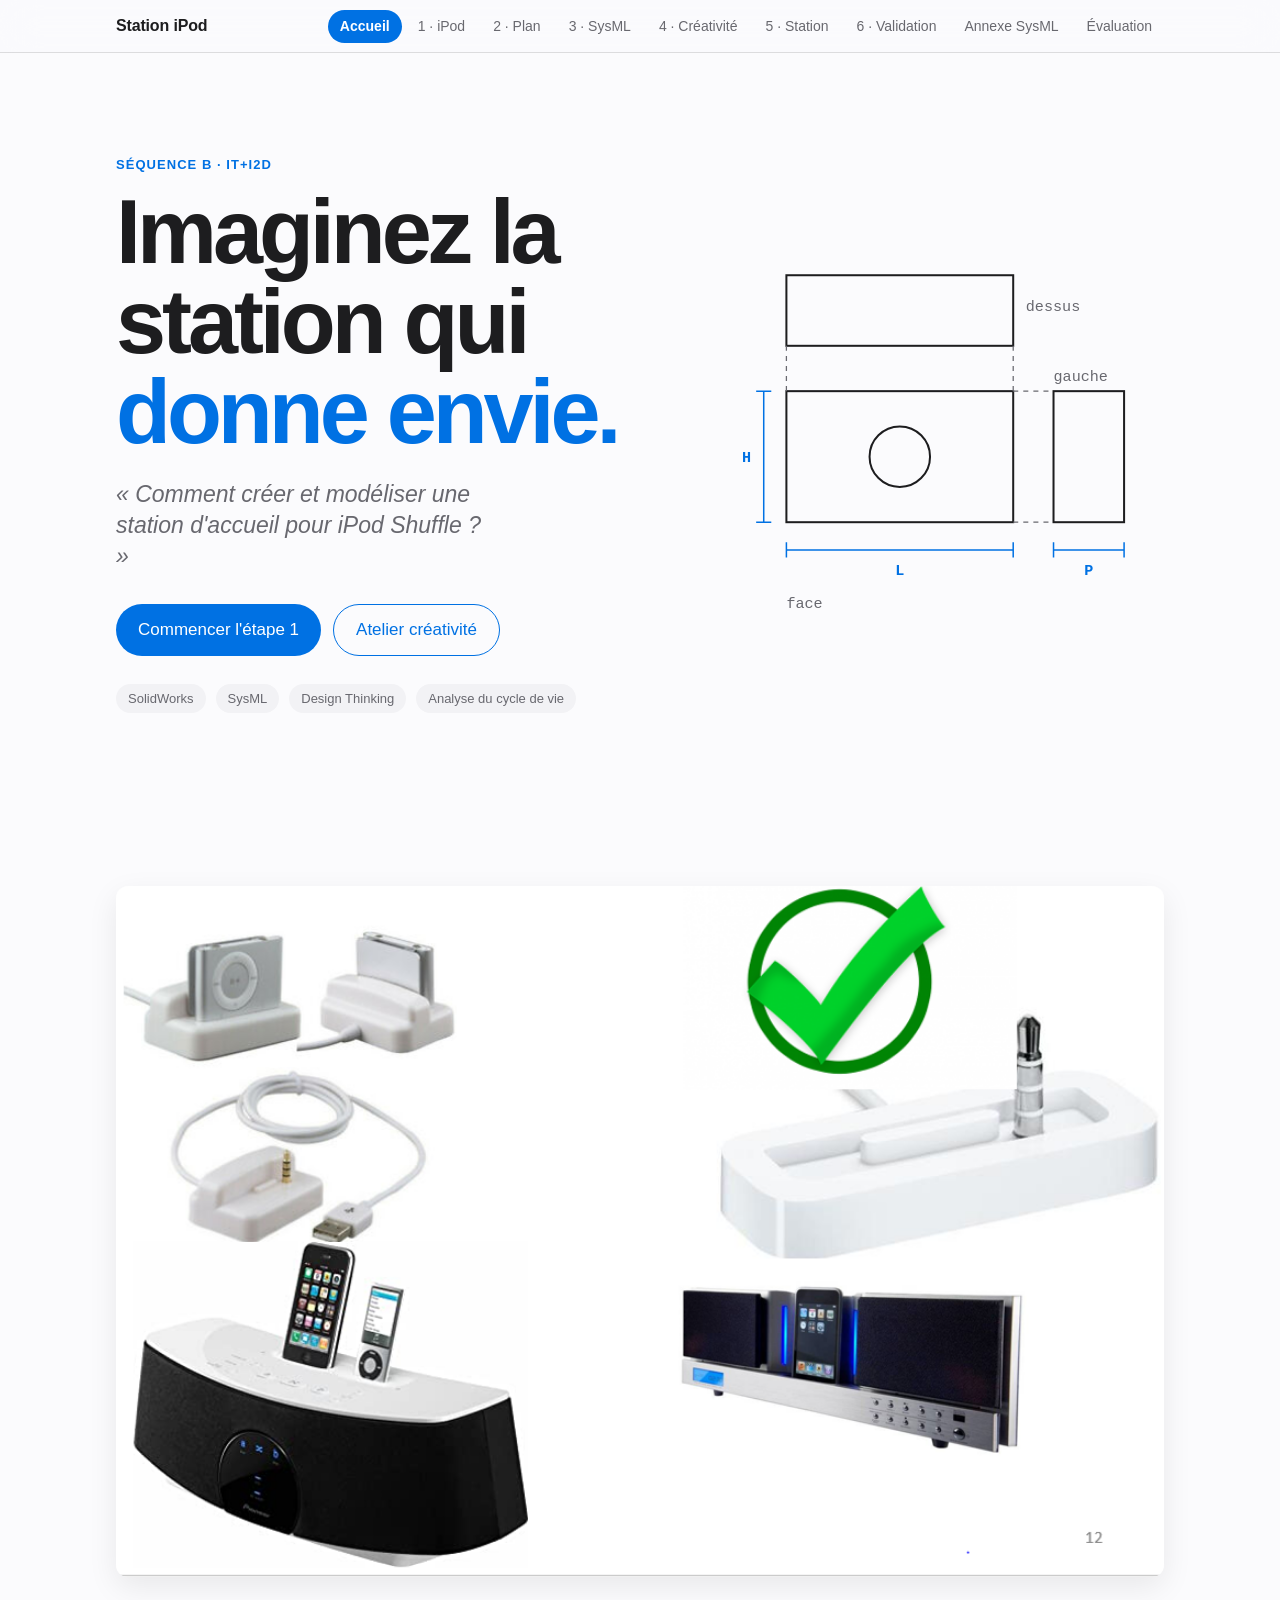
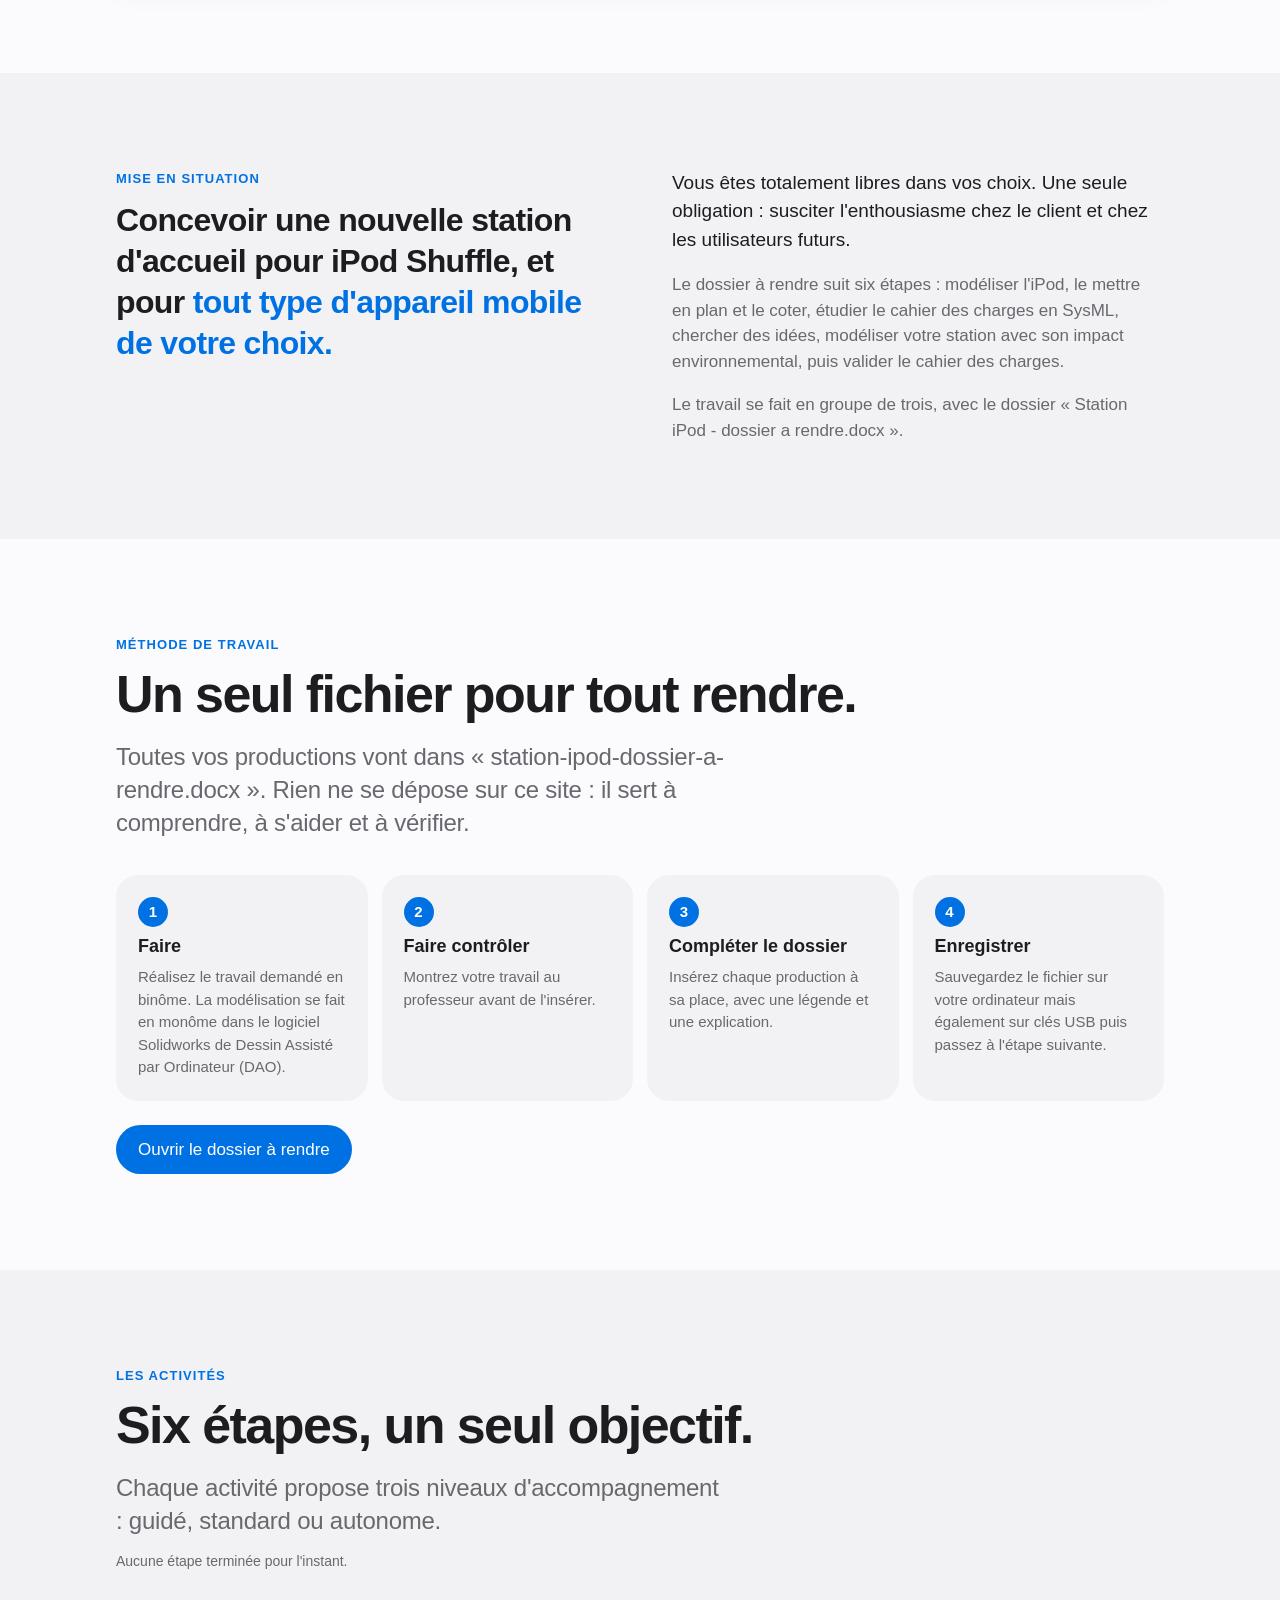
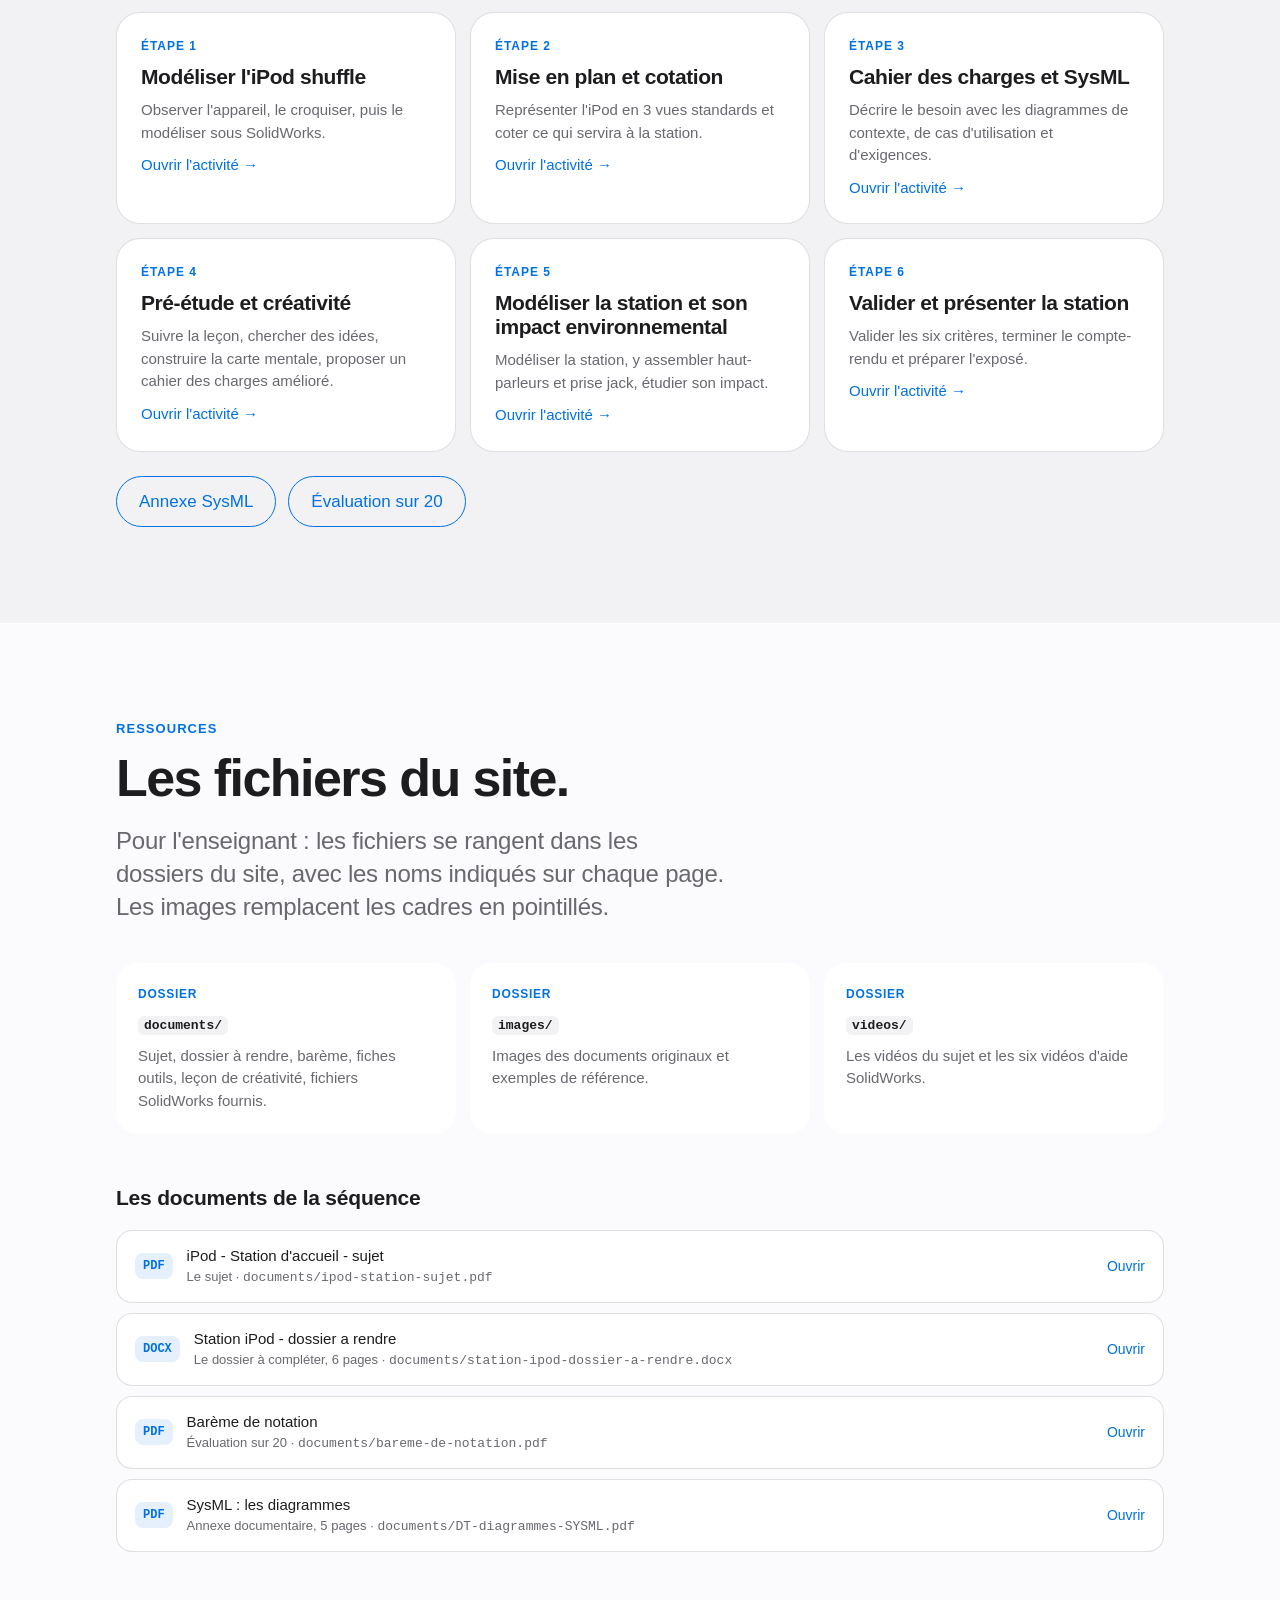
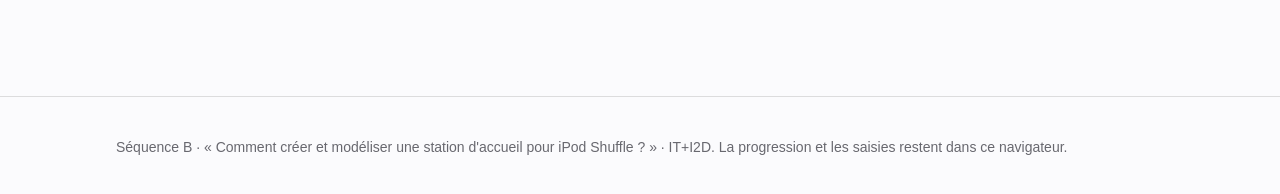
<file: index.html>
<!doctype html>
<html lang="fr">
<head>
<meta charset="utf-8">
<meta name="viewport" content="width=device-width, initial-scale=1">
<title>Station d&#x27;accueil iPod Shuffle</title>
<link rel="stylesheet" href="css/style.css">
</head>
<body><header class="nav"><div class="in"><a class="brand" href="index.html">Station iPod</a>
<nav aria-label="Navigation de la séquence"><ul><li><a href="index.html" aria-current="page">Accueil</a></li><li><a href="pages/etape1-modeliser-ipod.html" data-step="1">1 · iPod</a></li><li><a href="pages/etape2-mise-en-plan.html" data-step="2">2 · Plan</a></li><li><a href="pages/etape3-cahier-des-charges-sysml.html" data-step="3">3 · SysML</a></li><li><a href="pages/etape4-creativite.html" data-step="4">4 · Créativité</a></li><li><a href="pages/etape5-modeliser-station.html" data-step="5">5 · Station</a></li><li><a href="pages/etape6-valider.html" data-step="6">6 · Validation</a></li><li><a href="pages/annexe-sysml.html">Annexe SysML</a></li><li><a href="pages/evaluation.html">Évaluation</a></li></ul></nav></div></header>
<main>
<section class="hero"><div class="in"><div class="grid">
<div><p class="eyebrow">Séquence B · IT+I2D</p>
<h1>Imaginez la station qui <span>donne envie.</span></h1>
<p class="q">« Comment créer et modéliser une station d'accueil pour iPod Shuffle ? »</p>
<div class="cta"><a class="btn" href="pages/etape1-modeliser-ipod.html">Commencer l'étape 1</a><a class="btn ghost" href="pages/etape4-creativite.html">Atelier créativité</a></div>
<div class="meta"><span class="chip">SolidWorks</span><span class="chip">SysML</span><span class="chip">Design Thinking</span><span class="chip">Analyse du cycle de vie</span></div></div>
<svg class="bp" viewBox="0 0 340 300" role="img" aria-label="Schéma d'une pièce en trois vues standards avec cotation : vue de dessus, vue de face et vue de gauche">
<rect class="o" x="40" y="24" width="180" height="56"/><rect class="o" x="40" y="116" width="180" height="104"/><circle class="o" cx="130" cy="168" r="24"/><rect class="o" x="252" y="116" width="56" height="104"/>
<path class="d" d="M40 80V116M220 80V116M220 116H252M220 220H252"/><path class="k" d="M40 242H220M40 236V248M220 236V248"/><path class="k" d="M22 116V220M16 116H28M16 220H28"/><path class="k" d="M252 242H308M252 236V248M308 236V248"/>
<text class="a" x="130" y="262" text-anchor="middle">L</text><text class="a" x="12" y="172" text-anchor="end">H</text><text class="a" x="280" y="262" text-anchor="middle">P</text>
<text x="230" y="52">dessus</text><text x="40" y="288">face</text><text x="252" y="108">gauche</text></svg>
</div></div></section>

<section class="band"><div class="in">
  <img src="images/exemples-stations.PNG" alt="Exemples de design de stations d'accueil" style="width:100%; height:auto; display:block; border-radius:12px; box-shadow:0 10px 30px rgba(0,0,0,0.08);">
</div></section>

<section class="band alt"><div class="in two">
<div><p class="eyebrow">Mise en situation</p><p class="big">Concevoir une nouvelle station d'accueil pour iPod Shuffle, et pour <em>tout type d'appareil mobile de votre choix.</em></p></div>
<div><p class="plain first">Vous êtes totalement libres dans vos choix. Une seule obligation : susciter l'enthousiasme chez le client et chez les utilisateurs futurs.</p>
<p class="plain">Le dossier à rendre suit six étapes : modéliser l'iPod, le mettre en plan et le coter, étudier le cahier des charges en SysML, chercher des idées, modéliser votre station avec son impact environnemental, puis valider le cahier des charges.</p>
<p class="plain">Le travail se fait en groupe de trois, avec le dossier « Station iPod - dossier a rendre.docx ».</p></div></div></section>





<section class="band"><div class="in"><p class="eyebrow">Méthode de travail</p><h2>Un seul fichier pour tout rendre.</h2>
<p class="lead">Toutes vos productions vont dans « station-ipod-dossier-a-rendre.docx ». Rien ne se dépose sur ce site : il sert à comprendre, à s'aider et à vérifier.</p>
<div class="meth">
<div><span class="no">1</span><b>Faire</b><p>Réalisez le travail demandé en binôme. La modélisation se fait en monôme dans le logiciel Solidworks de Dessin Assisté par Ordinateur (DAO).</p></div>
<div><span class="no">2</span><b>Faire contrôler</b><p>Montrez votre travail au professeur avant de l'insérer.</p></div>
<div><span class="no">3</span><b>Compléter le dossier</b><p>Insérez chaque production à sa place, avec une légende et une explication.</p></div>
<div><span class="no">4</span><b>Enregistrer</b><p>Sauvegardez le fichier sur votre ordinateur mais également sur clés USB puis passez à l'étape suivante.</p></div></div>
<p style="margin-top:24px"><a class="btn" href="documents/station-ipod-dossier-a-rendre.docx" download>Ouvrir le dossier à rendre</a></p></div></section>

<section class="band alt"><div class="in"><p class="eyebrow">Les activités</p><h2>Six étapes, un seul objectif.</h2>
<p class="lead">Chaque activité propose trois niveaux d'accompagnement : guidé, standard ou autonome.</p>
<p class="note" id="indexprog"></p>
<div class="cards"><a class="acard" href="pages/etape1-modeliser-ipod.html"><span class="no">Étape 1</span><b>Modéliser l&#x27;iPod shuffle</b><p>Observer l&#x27;appareil, le croquiser, puis le modéliser sous SolidWorks.</p><span class="go">Ouvrir l'activité →</span></a><a class="acard" href="pages/etape2-mise-en-plan.html"><span class="no">Étape 2</span><b>Mise en plan et cotation</b><p>Représenter l&#x27;iPod en 3 vues standards et coter ce qui servira à la station.</p><span class="go">Ouvrir l'activité →</span></a><a class="acard" href="pages/etape3-cahier-des-charges-sysml.html"><span class="no">Étape 3</span><b>Cahier des charges et SysML</b><p>Décrire le besoin avec les diagrammes de contexte, de cas d&#x27;utilisation et d&#x27;exigences.</p><span class="go">Ouvrir l'activité →</span></a><a class="acard" href="pages/etape4-creativite.html"><span class="no">Étape 4</span><b>Pré-étude et créativité</b><p>Suivre la leçon, chercher des idées, construire la carte mentale, proposer un cahier des charges amélioré.</p><span class="go">Ouvrir l'activité →</span></a><a class="acard" href="pages/etape5-modeliser-station.html"><span class="no">Étape 5</span><b>Modéliser la station et son impact environnemental</b><p>Modéliser la station, y assembler haut-parleurs et prise jack, étudier son impact.</p><span class="go">Ouvrir l'activité →</span></a><a class="acard" href="pages/etape6-valider.html"><span class="no">Étape 6</span><b>Valider et présenter la station</b><p>Valider les six critères, terminer le compte-rendu et préparer l&#x27;exposé.</p><span class="go">Ouvrir l'activité →</span></a></div>
<p style="margin-top:24px;display:flex;gap:12px;flex-wrap:wrap"><a class="btn ghost" href="pages/annexe-sysml.html">Annexe SysML</a><a class="btn ghost" href="pages/evaluation.html">Évaluation sur 20</a></p></div></section>

<section class="band"><div class="in"><p class="eyebrow">Ressources</p><h2>Les fichiers du site.</h2>
<p class="lead">Pour l'enseignant : les fichiers se rangent dans les dossiers du site, avec les noms indiqués sur chaque page. Les images remplacent les cadres en pointillés.</p>
<div class="rsrc">
<div><small>Dossier</small><b><code>documents/</code></b><p>Sujet, dossier à rendre, barème, fiches outils, leçon de créativité, fichiers SolidWorks fournis.</p></div>
<div><small>Dossier</small><b><code>images/</code></b><p>Images des documents originaux et exemples de référence.</p></div>
<div><small>Dossier</small><b><code>videos/</code></b><p>Les vidéos du sujet et les six vidéos d'aide SolidWorks.</p></div></div>
<h3 style="margin-top:48px">Les documents de la séquence</h3>
<ul class="docs"><li><a href="documents/ipod-station-sujet.pdf" download><span class="ext">PDF</span><span class="nm">iPod - Station d&#x27;accueil - sujet<small>Le sujet · <code>documents/ipod-station-sujet.pdf</code></small></span><span class="dl">Ouvrir</span></a></li><li><a href="documents/station-ipod-dossier-a-rendre.docx" download><span class="ext">DOCX</span><span class="nm">Station iPod - dossier a rendre<small>Le dossier à compléter, 6 pages · <code>documents/station-ipod-dossier-a-rendre.docx</code></small></span><span class="dl">Ouvrir</span></a></li><li><a href="documents/bareme-de-notation.pdf" download><span class="ext">PDF</span><span class="nm">Barème de notation<small>Évaluation sur 20 · <code>documents/bareme-de-notation.pdf</code></small></span><span class="dl">Ouvrir</span></a></li><li><a href="documents/DT-diagrammes-SYSML.pdf" download><span class="ext">PDF</span><span class="nm">SysML : les diagrammes<small>Annexe documentaire, 5 pages · <code>documents/DT-diagrammes-SYSML.pdf</code></small></span><span class="dl">Ouvrir</span></a></li></ul></div></section>
</main>
<footer><div class="in">Séquence B · « Comment créer et modéliser une station d'accueil pour iPod Shuffle ? » · IT+I2D. La progression et les saisies restent dans ce navigateur.</div></footer>
<script src="js/main.js"></script>
</body>
</html>
</file>
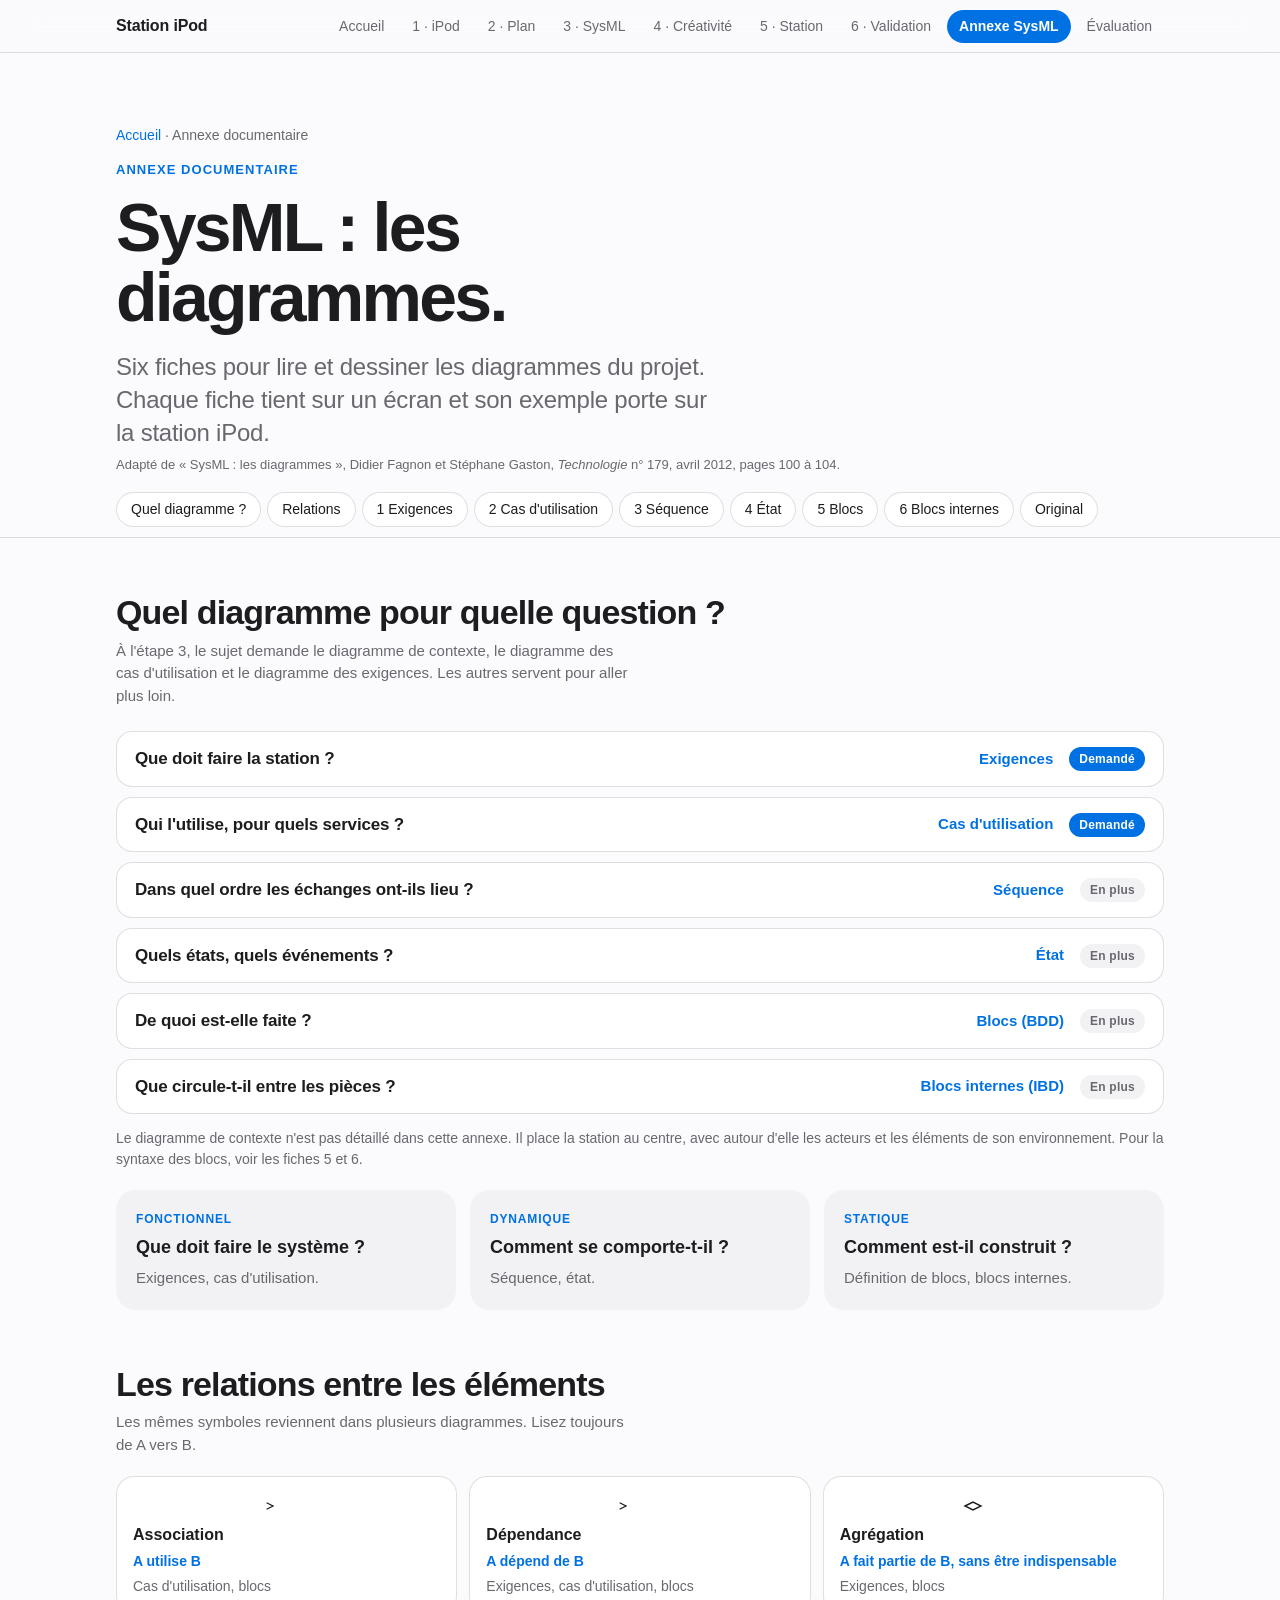
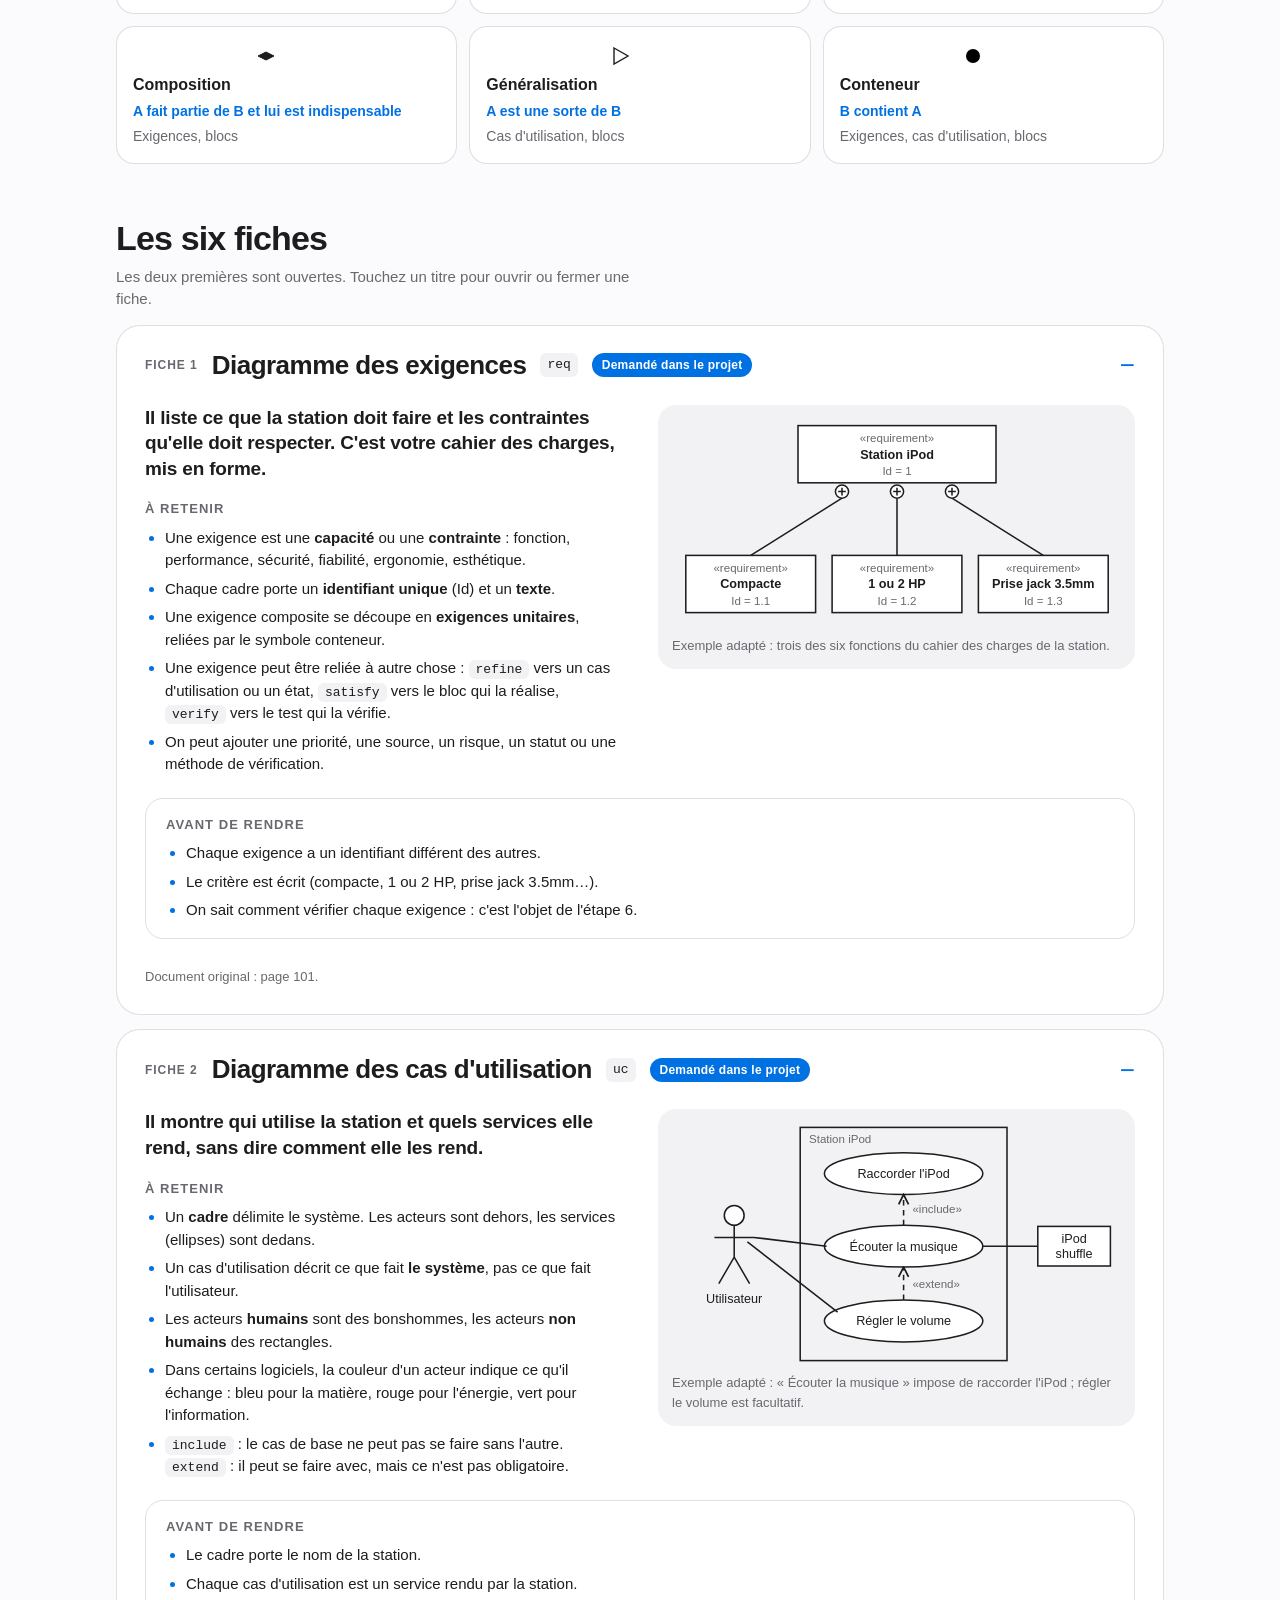
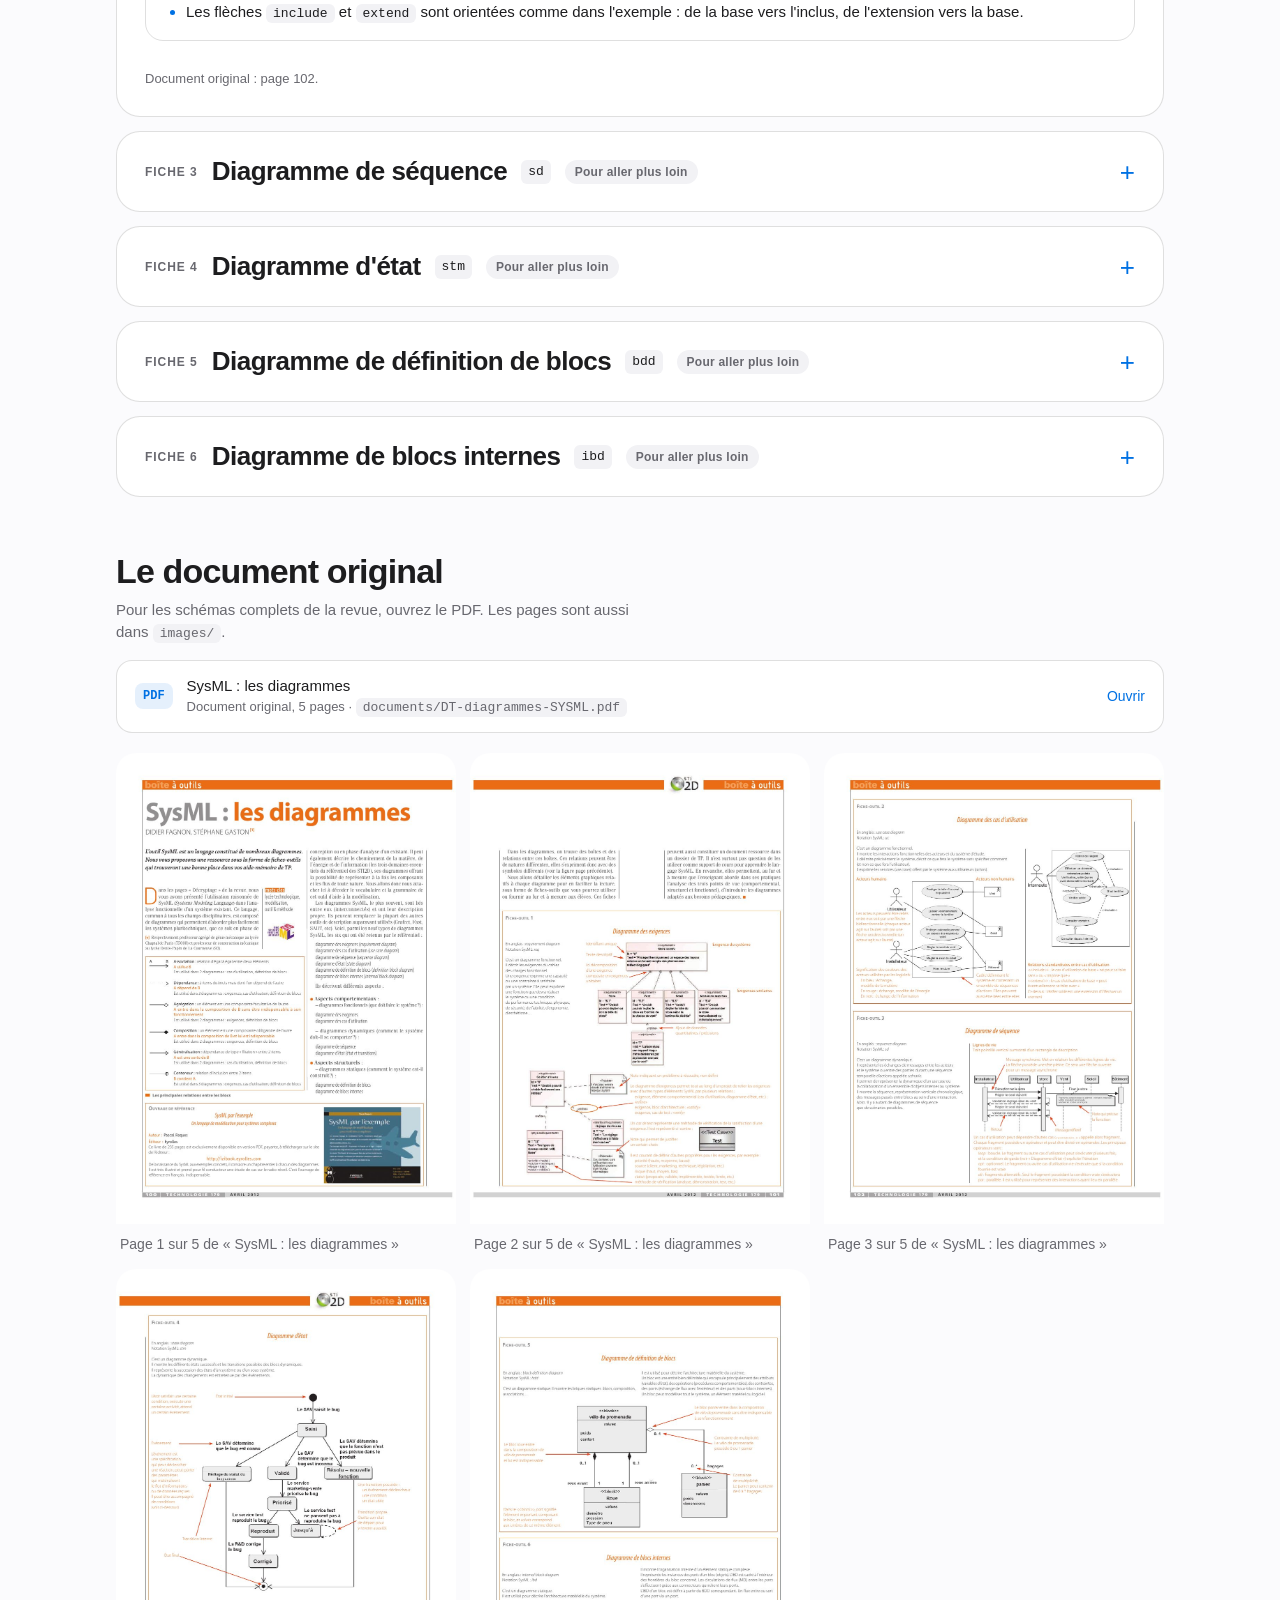
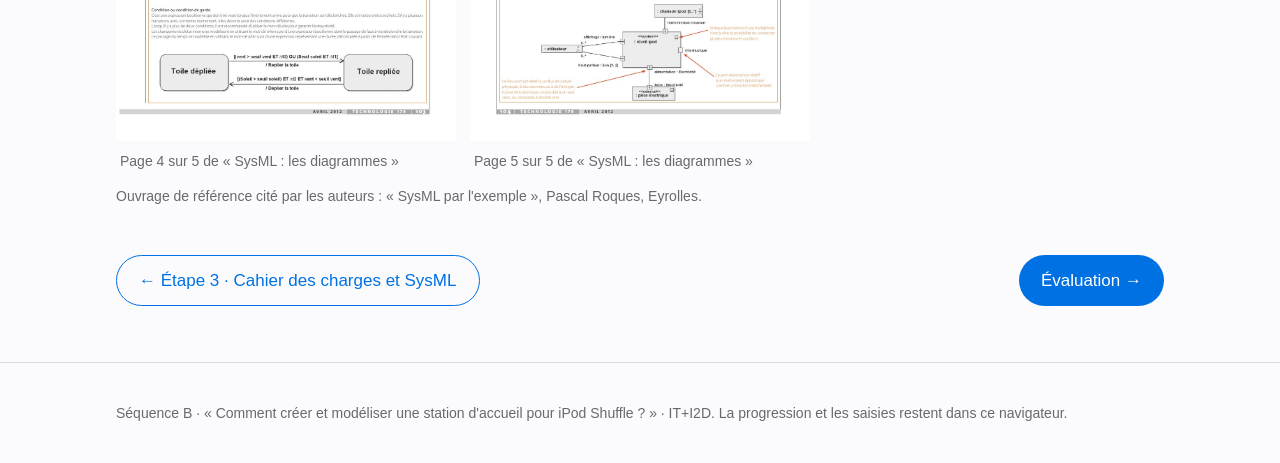
<file: pages/annexe-sysml.html>
<!doctype html>
<html lang="fr">
<head>
<meta charset="utf-8">
<meta name="viewport" content="width=device-width, initial-scale=1">
<title>Annexe SysML · Station iPod</title>
<link rel="stylesheet" href="../css/style.css">
</head>
<body><header class="nav"><div class="in"><a class="brand" href="../index.html">Station iPod</a>
<nav aria-label="Navigation de la séquence"><ul><li><a href="../index.html">Accueil</a></li><li><a href="etape1-modeliser-ipod.html" data-step="1">1 · iPod</a></li><li><a href="etape2-mise-en-plan.html" data-step="2">2 · Plan</a></li><li><a href="etape3-cahier-des-charges-sysml.html" data-step="3">3 · SysML</a></li><li><a href="etape4-creativite.html" data-step="4">4 · Créativité</a></li><li><a href="etape5-modeliser-station.html" data-step="5">5 · Station</a></li><li><a href="etape6-valider.html" data-step="6">6 · Validation</a></li><li><a href="annexe-sysml.html" aria-current="page">Annexe SysML</a></li><li><a href="evaluation.html">Évaluation</a></li></ul></nav></div></header><svg width="0" height="0" style="position:absolute" aria-hidden="true" focusable="false"><defs>
<marker id="mo" viewBox="0 0 10 10" refX="9" refY="5" markerWidth="8" markerHeight="8" orient="auto-start-reverse"><path class="mk" d="M1 1 L9 5 L1 9"/></marker>
<marker id="mf" viewBox="0 0 10 10" refX="9" refY="5" markerWidth="8" markerHeight="8" orient="auto-start-reverse"><path class="mkf" d="M1 1 L9 5 L1 9 Z"/></marker>
<marker id="mt" viewBox="0 0 12 12" refX="11" refY="6" markerWidth="11" markerHeight="11" orient="auto-start-reverse"><path class="mkh" d="M1 1 L11 6 L1 11 Z"/></marker>
<marker id="dh" viewBox="0 0 16 10" refX="15" refY="5" markerWidth="14" markerHeight="9" orient="auto-start-reverse"><path class="mkh" d="M1 5 L8 1 L15 5 L8 9 Z"/></marker>
<marker id="df" viewBox="0 0 16 10" refX="15" refY="5" markerWidth="14" markerHeight="9" orient="auto-start-reverse"><path class="mkf" d="M1 5 L8 1 L15 5 L8 9 Z"/></marker>
</defs></svg>
<main>
<div class="phead"><div class="in"><p class="crumb"><a href="../index.html">Accueil</a> · Annexe documentaire</p>
<p class="eyebrow">Annexe documentaire</p><h1>SysML : les diagrammes.</h1>
<p class="lead">Six fiches pour lire et dessiner les diagrammes du projet. Chaque fiche tient sur un écran et son exemple porte sur la station iPod.</p>
<p class="src">Adapté de « SysML : les diagrammes », Didier Fagnon et Stéphane Gaston, <i>Technologie</i> n° 179, avril 2012, pages 100 à 104.</p></div></div>
<nav class="toc" aria-label="Fiches de l'annexe"><div class="in">
<a href="#choisir">Quel diagramme ?</a><a href="#relations">Relations</a><a href="#f1">1 Exigences</a><a href="#f2">2 Cas d'utilisation</a><a href="#f3">3 Séquence</a><a href="#f4">4 État</a><a href="#f5">5 Blocs</a><a href="#f6">6 Blocs internes</a><a href="#original">Original</a></div></nav>
<div class="in">
<section class="sec" id="choisir"><h3>Quel diagramme pour quelle question ?</h3>
<p class="sub">À l'étape 3, le sujet demande le diagramme de contexte, le diagramme des cas d'utilisation et le diagramme des exigences. Les autres servent pour aller plus loin.</p>
<div class="which"><a href="#f1"><span class="q">Que doit faire la station ?</span><span class="d">Exigences</span><span class="tag ask">Demandé</span></a><a href="#f2"><span class="q">Qui l&#x27;utilise, pour quels services ?</span><span class="d">Cas d&#x27;utilisation</span><span class="tag ask">Demandé</span></a><a href="#f3"><span class="q">Dans quel ordre les échanges ont-ils lieu ?</span><span class="d">Séquence</span><span class="tag more">En plus</span></a><a href="#f4"><span class="q">Quels états, quels événements ?</span><span class="d">État</span><span class="tag more">En plus</span></a><a href="#f5"><span class="q">De quoi est-elle faite ?</span><span class="d">Blocs (BDD)</span><span class="tag more">En plus</span></a><a href="#f6"><span class="q">Que circule-t-il entre les pièces ?</span><span class="d">Blocs internes (IBD)</span><span class="tag more">En plus</span></a></div>
<p class="note">Le diagramme de contexte n'est pas détaillé dans cette annexe. Il place la station au centre, avec autour d'elle les acteurs et les éléments de son environnement. Pour la syntaxe des blocs, voir les fiches 5 et 6.</p>
<div class="views"><div><small>Fonctionnel</small><b>Que doit faire le système ?</b><p>Exigences, cas d'utilisation.</p></div>
<div><small>Dynamique</small><b>Comment se comporte-t-il ?</b><p>Séquence, état.</p></div>
<div><small>Statique</small><b>Comment est-il construit ?</b><p>Définition de blocs, blocs internes.</p></div></div></section>

<section class="sec" id="relations"><h3>Les relations entre les éléments</h3>
<p class="sub">Les mêmes symboles reviennent dans plusieurs diagrammes. Lisez toujours de A vers B.</p>
<div class="rel"><div><svg viewBox="0 0 150 26" role="img" aria-label="Association"><line class="a" x1="6" y1="13" x2="140" y2="13" marker-end="url(#mo)"/></svg><b>Association</b><em>A utilise B</em><p>Cas d&#x27;utilisation, blocs</p></div><div><svg viewBox="0 0 150 26" role="img" aria-label="Dépendance"><line class="a dash" x1="6" y1="13" x2="140" y2="13" marker-end="url(#mo)"/></svg><b>Dépendance</b><em>A dépend de B</em><p>Exigences, cas d&#x27;utilisation, blocs</p></div><div><svg viewBox="0 0 150 26" role="img" aria-label="Agrégation"><line class="a" x1="6" y1="13" x2="125" y2="13"/><path class="mkh" d="M125 13 L133 9 L141 13 L133 17 Z"/></svg><b>Agrégation</b><em>A fait partie de B, sans être indispensable</em><p>Exigences, blocs</p></div><div><svg viewBox="0 0 150 26" role="img" aria-label="Composition"><line class="a" x1="6" y1="13" x2="125" y2="13"/><path class="mkf" d="M125 13 L133 9 L141 13 L133 17 Z"/></svg><b>Composition</b><em>A fait partie de B et lui est indispensable</em><p>Exigences, blocs</p></div><div><svg viewBox="0 0 150 26" role="img" aria-label="Généralisation"><line class="a" x1="6" y1="13" x2="128" y2="13"/><path class="mkh" d="M128 5 L142 13 L128 21 Z"/></svg><b>Généralisation</b><em>A est une sorte de B</em><p>Cas d&#x27;utilisation, blocs</p></div><div><svg viewBox="0 0 150 26" role="img" aria-label="Conteneur"><line class="a" x1="6" y1="13" x2="126" y2="13"/><circle class="b" cx="133" cy="13" r="7"/><path class="a" d="M133 8V18M128 13H138"/></svg><b>Conteneur</b><em>B contient A</em><p>Exigences, cas d&#x27;utilisation, blocs</p></div></div></section>

<section class="sec"><h3>Les six fiches</h3><p class="sub">Les deux premières sont ouvertes. Touchez un titre pour ouvrir ou fermer une fiche.</p>
<details class="fiche" id="f1" open>
<summary><span class="fn">Fiche 1</span><b>Diagramme des exigences</b><code>req</code><span class="tag ask">Demandé dans le projet</span></summary>
<div class="fbody"><div class="fcols"><div><p class="one">Il liste ce que la station doit faire et les contraintes qu'elle doit respecter. C'est votre cahier des charges, mis en forme.</p><h4>À retenir</h4><ul><li>Une exigence est une <b>capacité</b> ou une <b>contrainte</b> : fonction, performance, sécurité, fiabilité, ergonomie, esthétique.</li><li>Chaque cadre porte un <b>identifiant unique</b> (Id) et un <b>texte</b>.</li><li>Une exigence composite se découpe en <b>exigences unitaires</b>, reliées par le symbole conteneur.</li><li>Une exigence peut être reliée à autre chose : <code>refine</code> vers un cas d'utilisation ou un état, <code>satisfy</code> vers le bloc qui la réalise, <code>verify</code> vers le test qui la vérifie.</li><li>On peut ajouter une priorité, une source, un risque, un statut ou une méthode de vérification.</li></ul></div>
<figure class="fig"><svg class="dg" viewBox="0 0 400 190" role="img" aria-label="Exemple de diagramme des exigences : la station iPod se décompose en trois exigences unitaires">
<rect class="b" x="110" y="6" width="180" height="52"/>
<text class="m" x="200" y="21" text-anchor="middle">«requirement»</text><text class="ti" x="200" y="36" text-anchor="middle">Station iPod</text><text class="m" x="200" y="51" text-anchor="middle">Id = 1</text>
<path class="a" d="M67 124 L150 72 M200 124 V72 M333 124 L250 72"/><circle class="b" cx="150" cy="66" r="6"/><path class="a" d="M150 62.5V69.5M146.5 66H153.5"/><circle class="b" cx="200" cy="66" r="6"/><path class="a" d="M200 62.5V69.5M196.5 66H203.5"/><circle class="b" cx="250" cy="66" r="6"/><path class="a" d="M250 62.5V69.5M246.5 66H253.5"/>
<rect class="b" x="8" y="124" width="118" height="52"/><text class="m" x="67" y="139" text-anchor="middle">«requirement»</text><text class="ti" x="67" y="154" text-anchor="middle">Compacte</text><text class="m" x="67" y="169" text-anchor="middle">Id = 1.1</text>
<rect class="b" x="141" y="124" width="118" height="52"/><text class="m" x="200" y="139" text-anchor="middle">«requirement»</text><text class="ti" x="200" y="154" text-anchor="middle">1 ou 2 HP</text><text class="m" x="200" y="169" text-anchor="middle">Id = 1.2</text>
<rect class="b" x="274" y="124" width="118" height="52"/><text class="m" x="333" y="139" text-anchor="middle">«requirement»</text><text class="ti" x="333" y="154" text-anchor="middle">Prise jack 3.5mm</text><text class="m" x="333" y="169" text-anchor="middle">Id = 1.3</text>
</svg><figcaption>Exemple adapté : trois des six fonctions du cahier des charges de la station.</figcaption></figure></div>
<div class="fcheck"><h4>Avant de rendre</h4><ul><li>Chaque exigence a un identifiant différent des autres.</li><li>Le critère est écrit (compacte, 1 ou 2 HP, prise jack 3.5mm…).</li><li>On sait comment vérifier chaque exigence : c'est l'objet de l'étape 6.</li></ul></div>
<p class="src">Document original : page 101.</p></div></details><details class="fiche" id="f2" open>
<summary><span class="fn">Fiche 2</span><b>Diagramme des cas d&#x27;utilisation</b><code>uc</code><span class="tag ask">Demandé dans le projet</span></summary>
<div class="fbody"><div class="fcols"><div><p class="one">Il montre qui utilise la station et quels services elle rend, sans dire comment elle les rend.</p><h4>À retenir</h4><ul><li>Un <b>cadre</b> délimite le système. Les acteurs sont dehors, les services (ellipses) sont dedans.</li><li>Un cas d'utilisation décrit ce que fait <b>le système</b>, pas ce que fait l'utilisateur.</li><li>Les acteurs <b>humains</b> sont des bonshommes, les acteurs <b>non humains</b> des rectangles.</li><li>Dans certains logiciels, la couleur d'un acteur indique ce qu'il échange : bleu pour la matière, rouge pour l'énergie, vert pour l'information.</li><li><code>include</code> : le cas de base ne peut pas se faire sans l'autre. <code>extend</code> : il peut se faire avec, mais ce n'est pas obligatoire.</li></ul></div>
<figure class="fig"><svg class="dg" viewBox="0 0 400 220" role="img" aria-label="Exemple de diagramme des cas d'utilisation : un utilisateur et l'iPod autour de la station">
<rect class="a" x="112" y="4" width="188" height="212"/><text class="m" x="120" y="18">Station iPod</text>
<ellipse class="b" cx="206" cy="46" rx="72" ry="19"/><text x="206" y="50" text-anchor="middle">Raccorder l'iPod</text>
<ellipse class="b" cx="206" cy="112" rx="72" ry="19"/><text x="206" y="116" text-anchor="middle">Écouter la musique</text>
<ellipse class="b" cx="206" cy="180" rx="72" ry="19"/><text x="206" y="184" text-anchor="middle">Régler le volume</text>
<line class="a dash" x1="206" y1="93" x2="206" y2="65" marker-end="url(#mo)"/><text class="m" x="214" y="82">«include»</text>
<line class="a dash" x1="206" y1="161" x2="206" y2="131" marker-end="url(#mo)"/><text class="m" x="214" y="150">«extend»</text>
<circle class="b" cx="52" cy="84" r="9"/><path class="a" d="M52 93V122M34 104H70M52 122L38 146M52 122L66 146"/><text x="52" y="164" text-anchor="middle">Utilisateur</text>
<path class="a" d="M70 104 L136 112 M64 108 L146 172"/>
<rect class="b" x="328" y="94" width="66" height="36"/><text x="361" y="109" text-anchor="middle">iPod</text><text x="361" y="123" text-anchor="middle">shuffle</text>
<line class="a" x1="278" y1="112" x2="328" y2="112"/>
</svg><figcaption>Exemple adapté : « Écouter la musique » impose de raccorder l&#x27;iPod ; régler le volume est facultatif.</figcaption></figure></div>
<div class="fcheck"><h4>Avant de rendre</h4><ul><li>Le cadre porte le nom de la station.</li><li>Chaque cas d'utilisation est un service rendu par la station.</li><li>Les flèches <code>include</code> et <code>extend</code> sont orientées comme dans l'exemple : de la base vers l'inclus, de l'extension vers la base.</li></ul></div>
<p class="src">Document original : page 102.</p></div></details><details class="fiche" id="f3">
<summary><span class="fn">Fiche 3</span><b>Diagramme de séquence</b><code>sd</code><span class="tag more">Pour aller plus loin</span></summary>
<div class="fbody"><div class="fcols"><div><p class="one">Il montre dans quel ordre les messages s'échangent entre l'utilisateur, la station et l'iPod pendant un scénario.</p><h4>À retenir</h4><ul><li>Le temps descend de haut en bas.</li><li>Chaque acteur ou bloc a une <b>ligne de vie</b> : un trait pointillé sous un rectangle.</li><li>Flèche à tête pleine : message <b>synchrone</b>. Flèche ouverte : message <b>asynchrone</b>. Flèche pointillée : <b>retour</b>.</li><li>Un bloc peut s'envoyer un message à lui-même (message réflexif).</li><li>Il faut un diagramme par scénario possible.</li><li>Fragments : <code>loop</code> répète, <code>opt</code> est facultatif, <code>alt</code> choisit entre plusieurs possibilités, <code>par</code> fait en parallèle.</li></ul></div>
<figure class="fig"><svg class="dg" viewBox="0 0 400 236" role="img" aria-label="Exemple de diagramme de séquence entre l'utilisateur, la station et l'iPod">
<rect class="b" x="28" y="6" width="84" height="24"/><text class="ti" x="70" y="22" text-anchor="middle">Utilisateur</text>
<rect class="b" x="158" y="6" width="84" height="24"/><text class="ti" x="200" y="22" text-anchor="middle">Station</text>
<rect class="b" x="288" y="6" width="84" height="24"/><text class="ti" x="330" y="22" text-anchor="middle">iPod</text>
<path class="a dash" d="M70 30V228M200 30V228M330 30V228"/>
<line class="a" x1="70" y1="68" x2="198" y2="68" marker-end="url(#mf)"/><text x="134" y="62" text-anchor="middle">Poser l'iPod</text>
<line class="a" x1="200" y1="108" x2="328" y2="108" marker-end="url(#mf)"/><text x="264" y="102" text-anchor="middle">Raccorder la prise jack</text>
<line class="a" x1="330" y1="148" x2="202" y2="148" marker-end="url(#mo)"/><text x="266" y="142" text-anchor="middle">Signal audio</text>
<line class="a dash" x1="200" y1="190" x2="72" y2="190" marker-end="url(#mo)"/><text x="136" y="184" text-anchor="middle">Son diffusé</text>
</svg><figcaption>Exemple adapté : scénario « Écouter la musique ».</figcaption></figure></div>
<div class="fcheck"><h4>Avant de rendre</h4><ul><li>Un seul scénario par diagramme.</li><li>Les messages sont dans l'ordre chronologique, de haut en bas.</li></ul></div>
<p class="src">Document original : page 102.</p></div></details><details class="fiche" id="f4">
<summary><span class="fn">Fiche 4</span><b>Diagramme d&#x27;état</b><code>stm</code><span class="tag more">Pour aller plus loin</span></summary>
<div class="fbody"><div class="fcols"><div><p class="one">Il décrit les états successifs d'un bloc et les événements qui font passer de l'un à l'autre.</p><h4>À retenir</h4><ul><li>Début : un point plein. Fin : un cercle cible.</li><li>Une transition indique l'<b>événement déclencheur</b>, une éventuelle <b>condition</b> et l'<b>état cible</b>.</li><li>La condition de garde s'écrit entre crochets. Si plusieurs transitions partent du même événement, leurs conditions doivent être différentes. Le mot <code>else</code> couvre les autres cas.</li><li><code>when</code> : se déclenche quand une expression passe de faux à vrai. <code>after</code> : se déclenche après une durée passée dans l'état.</li><li>Transition propre : l'état est quitté puis retrouvé aussitôt. Transition interne : on reste dans l'état.</li></ul></div>
<figure class="fig"><svg class="dg" viewBox="0 0 400 210" role="img" aria-label="Exemple de diagramme d'état de l'iPod : hors tension, en pause, en lecture">
<circle class="fl" cx="16" cy="100" r="6"/><line class="a" x1="22" y1="100" x2="44" y2="100" marker-end="url(#mo)"/>
<rect class="b" x="46" y="80" width="96" height="40" rx="12"/><text class="ti" x="94" y="104" text-anchor="middle">Hors tension</text>
<rect class="b" x="290" y="14" width="100" height="40" rx="12"/><text class="ti" x="340" y="38" text-anchor="middle">En lecture</text>
<rect class="b" x="290" y="150" width="100" height="40" rx="12"/><text class="ti" x="340" y="174" text-anchor="middle">En pause</text>
<line class="a" x1="118" y1="120" x2="288" y2="166" marker-end="url(#mo)"/><text class="m" x="86" y="150">mettre sous tension</text>
<line class="a" x1="316" y1="150" x2="316" y2="56" marker-end="url(#mo)"/><text class="m" x="308" y="106" text-anchor="end">appuyer sur lecture</text>
<line class="a" x1="364" y1="56" x2="364" y2="148" marker-end="url(#mo)"/><text class="m" x="372" y="106">pause</text>
<line class="a" x1="288" y1="38" x2="132" y2="82" marker-end="url(#mo)"/><text class="m" x="120" y="44">mettre hors tension</text>
</svg><figcaption>Exemple adapté : les états d&#x27;un iPod, à compléter selon l&#x27;appareil que vous choisissez.</figcaption></figure></div>
<div class="fcheck"><h4>Avant de rendre</h4><ul><li>Chaque flèche porte un événement.</li><li>Il y a un seul état initial.</li></ul></div>
<p class="src">Document original : page 103.</p></div></details><details class="fiche" id="f5">
<summary><span class="fn">Fiche 5</span><b>Diagramme de définition de blocs</b><code>bdd</code><span class="tag more">Pour aller plus loin</span></summary>
<div class="fbody"><div class="fcols"><div><p class="one">Il décrit de quoi est faite la station : ses blocs et la façon dont ils s'assemblent.</p><h4>À retenir</h4><ul><li>Un bloc est une entité délimitée : tout le système, une pièce, ou un élément logiciel.</li><li>Il peut contenir des attributs, des opérations, des contraintes, des ports et des parts. Dans <code>block</code>, <b>part</b> désigne les éléments importants et <b>values</b> leurs critères.</li><li><b>Composition</b> (losange plein) : le bloc est indispensable. <b>Agrégation</b> (losange vide) : il est facultatif.</li><li>La <b>multiplicité</b> se note près du bloc : <code>1</code>, <code>0..1</code>, <code>1..2</code>, <code>0..*</code>.</li></ul></div>
<figure class="fig"><svg class="dg" viewBox="0 0 400 220" role="img" aria-label="Exemple de diagramme de définition de blocs : la station est composée d'un support, de haut-parleurs et d'une prise jack, avec des pieds facultatifs">
<rect class="b" x="120" y="6" width="160" height="44"/><text class="m" x="200" y="22" text-anchor="middle">«block»</text><text class="ti" x="200" y="38" text-anchor="middle">Station d'accueil</text>
<path class="a" d="M150 64 L52 150 M178 64 L156 150 M222 64 L252 150 M250 64 L350 150"/>
<path class="mkf" d="M150 50 L156 57 L150 64 L144 57 Z M178 50 L184 57 L178 64 L172 57 Z M222 50 L228 57 L222 64 L216 57 Z"/>
<path class="mkh" d="M250 50 L256 57 L250 64 L244 57 Z"/>
<rect class="b" x="8" y="150" width="88" height="40"/><text class="ti" x="52" y="174" text-anchor="middle">Support</text>
<rect class="b" x="112" y="150" width="88" height="40"/><text class="ti" x="156" y="174" text-anchor="middle">Haut-parleur</text>
<rect class="b" x="214" y="150" width="76" height="40"/><text class="ti" x="252" y="174" text-anchor="middle">Prise jack</text>
<rect class="b" x="306" y="150" width="88" height="40"/><text class="ti" x="350" y="174" text-anchor="middle">Pied</text>
<text class="acc" x="34" y="138">1</text><text class="acc" x="166" y="140">1..2</text><text class="acc" x="260" y="140">1</text><text class="acc" x="350" y="140">0..*</text>
<text class="m" x="200" y="212" text-anchor="middle">losange plein : indispensable · losange vide : facultatif</text>
</svg><figcaption>Exemple adapté : « 1 ou 2 HP » du cahier des charges devient la multiplicité 1..2.</figcaption></figure></div>
<div class="fcheck"><h4>Avant de rendre</h4><ul><li>Chaque lien a le bon losange.</li><li>Les multiplicités sont cohérentes avec le cahier des charges.</li></ul></div>
<p class="src">Document original : page 104.</p></div></details><details class="fiche" id="f6">
<summary><span class="fn">Fiche 6</span><b>Diagramme de blocs internes</b><code>ibd</code><span class="tag more">Pour aller plus loin</span></summary>
<div class="fbody"><div class="fcols"><div><p class="one">Il montre comment les pièces d'un bloc sont reliées et ce qui circule entre elles : matière, énergie, information.</p><h4>À retenir</h4><ul><li>Il se dessine <b>dans le cadre du bloc</b> étudié, à partir du diagramme de définition de blocs.</li><li>Les flux passent par des <b>connecteurs</b> reliés à des <b>ports</b>.</li><li><b>Port de flux</b> : flux physique, données ou énergie. À un seul sens, il est atomique ; à double sens, il est composite.</li><li><b>Port standard</b> : événement ponctuel, comme un bouton marche/arrêt.</li><li>Une multiplicité indique qu'on peut connecter plusieurs instances.</li></ul></div>
<figure class="fig"><svg class="dg" viewBox="0 0 400 190" role="img" aria-label="Exemple de diagramme de blocs internes : le signal audio circule de l'iPod vers la prise jack puis vers le haut-parleur">
<rect class="b" x="2" y="76" width="52" height="40"/><text class="ti" x="28" y="93" text-anchor="middle">iPod</text><text class="ti" x="28" y="107" text-anchor="middle">shuffle</text>
<rect class="a dash" x="70" y="6" width="326" height="176" rx="6"/><text class="m" x="80" y="23">ibd [block] Station d'accueil</text>
<line class="a" x1="54" y1="96" x2="108" y2="96" marker-end="url(#mf)"/>
<rect class="b" x="64" y="90" width="12" height="12"/>
<rect class="b" x="106" y="70" width="92" height="52"/><text class="ti" x="152" y="92" text-anchor="middle">Prise jack</text><text class="m" x="152" y="108" text-anchor="middle">part</text>
<rect class="b" x="296" y="70" width="92" height="52"/><text class="ti" x="342" y="92" text-anchor="middle">Haut-parleur</text><text class="m" x="342" y="108" text-anchor="middle">part</text>
<rect class="b" x="192" y="90" width="12" height="12"/><rect class="b" x="290" y="90" width="12" height="12"/>
<line class="a" x1="204" y1="96" x2="288" y2="96" marker-end="url(#mf)"/><text x="246" y="88" text-anchor="middle">signal audio</text>
<text class="m" x="64" y="140">port de flux</text><path class="a" d="M70 144V152" /><text class="acc" x="246" y="140" text-anchor="middle">connecteur</text>
</svg><figcaption>Exemple adapté : le signal audio entre dans la station par la prise jack.</figcaption></figure></div>
<div class="fcheck"><h4>Avant de rendre</h4><ul><li>Chaque connecteur relie deux ports.</li><li>La nature du flux est écrite sur le connecteur.</li></ul></div>
<p class="src">Document original : page 104.</p></div></details></section>

<section class="sec" id="original"><h3>Le document original</h3>
<p class="sub">Pour les schémas complets de la revue, ouvrez le PDF. Les pages sont aussi dans <code>images/</code>.</p>
<ul class="docs"><li><a href="../documents/DT-diagrammes-SYSML.pdf" download><span class="ext">PDF</span><span class="nm">SysML : les diagrammes<small>Document original, 5 pages · <code>documents/DT-diagrammes-SYSML.pdf</code></small></span><span class="dl">Ouvrir</span></a></li></ul>
<div class="slots"><figure class="slot"><img src="../images/annexe-sysml-p-1.jpg" alt="Document original, page 1 sur 5" loading="lazy" onload="this.parentNode.classList.add('has-img')" onerror="this.remove()">
<figcaption><b>Image à insérer</b><span class="path"><code>images/annexe-sysml-p-1.jpg</code></span><span>Page 1 sur 5 de « SysML : les diagrammes »</span></figcaption></figure><figure class="slot"><img src="../images/annexe-sysml-p-2.jpg" alt="Document original, page 2 sur 5" loading="lazy" onload="this.parentNode.classList.add('has-img')" onerror="this.remove()">
<figcaption><b>Image à insérer</b><span class="path"><code>images/annexe-sysml-p-2.jpg</code></span><span>Page 2 sur 5 de « SysML : les diagrammes »</span></figcaption></figure><figure class="slot"><img src="../images/annexe-sysml-p-3.jpg" alt="Document original, page 3 sur 5" loading="lazy" onload="this.parentNode.classList.add('has-img')" onerror="this.remove()">
<figcaption><b>Image à insérer</b><span class="path"><code>images/annexe-sysml-p-3.jpg</code></span><span>Page 3 sur 5 de « SysML : les diagrammes »</span></figcaption></figure><figure class="slot"><img src="../images/annexe-sysml-p-4.jpg" alt="Document original, page 4 sur 5" loading="lazy" onload="this.parentNode.classList.add('has-img')" onerror="this.remove()">
<figcaption><b>Image à insérer</b><span class="path"><code>images/annexe-sysml-p-4.jpg</code></span><span>Page 4 sur 5 de « SysML : les diagrammes »</span></figcaption></figure><figure class="slot"><img src="../images/annexe-sysml-p-5.jpg" alt="Document original, page 5 sur 5" loading="lazy" onload="this.parentNode.classList.add('has-img')" onerror="this.remove()">
<figcaption><b>Image à insérer</b><span class="path"><code>images/annexe-sysml-p-5.jpg</code></span><span>Page 5 sur 5 de « SysML : les diagrammes »</span></figcaption></figure></div>
<p class="note">Ouvrage de référence cité par les auteurs : « SysML par l'exemple », Pascal Roques, Eyrolles.</p></section>
<div class="pager"><a class="btn ghost" href="etape3-cahier-des-charges-sysml.html">← Étape 3 · Cahier des charges et SysML</a><a class="btn" href="evaluation.html">Évaluation →</a></div>
</div></main>
<footer><div class="in">Séquence B · « Comment créer et modéliser une station d'accueil pour iPod Shuffle ? » · IT+I2D. La progression et les saisies restent dans ce navigateur.</div></footer>
<script src="../js/main.js"></script>
</body>
</html>
</file>
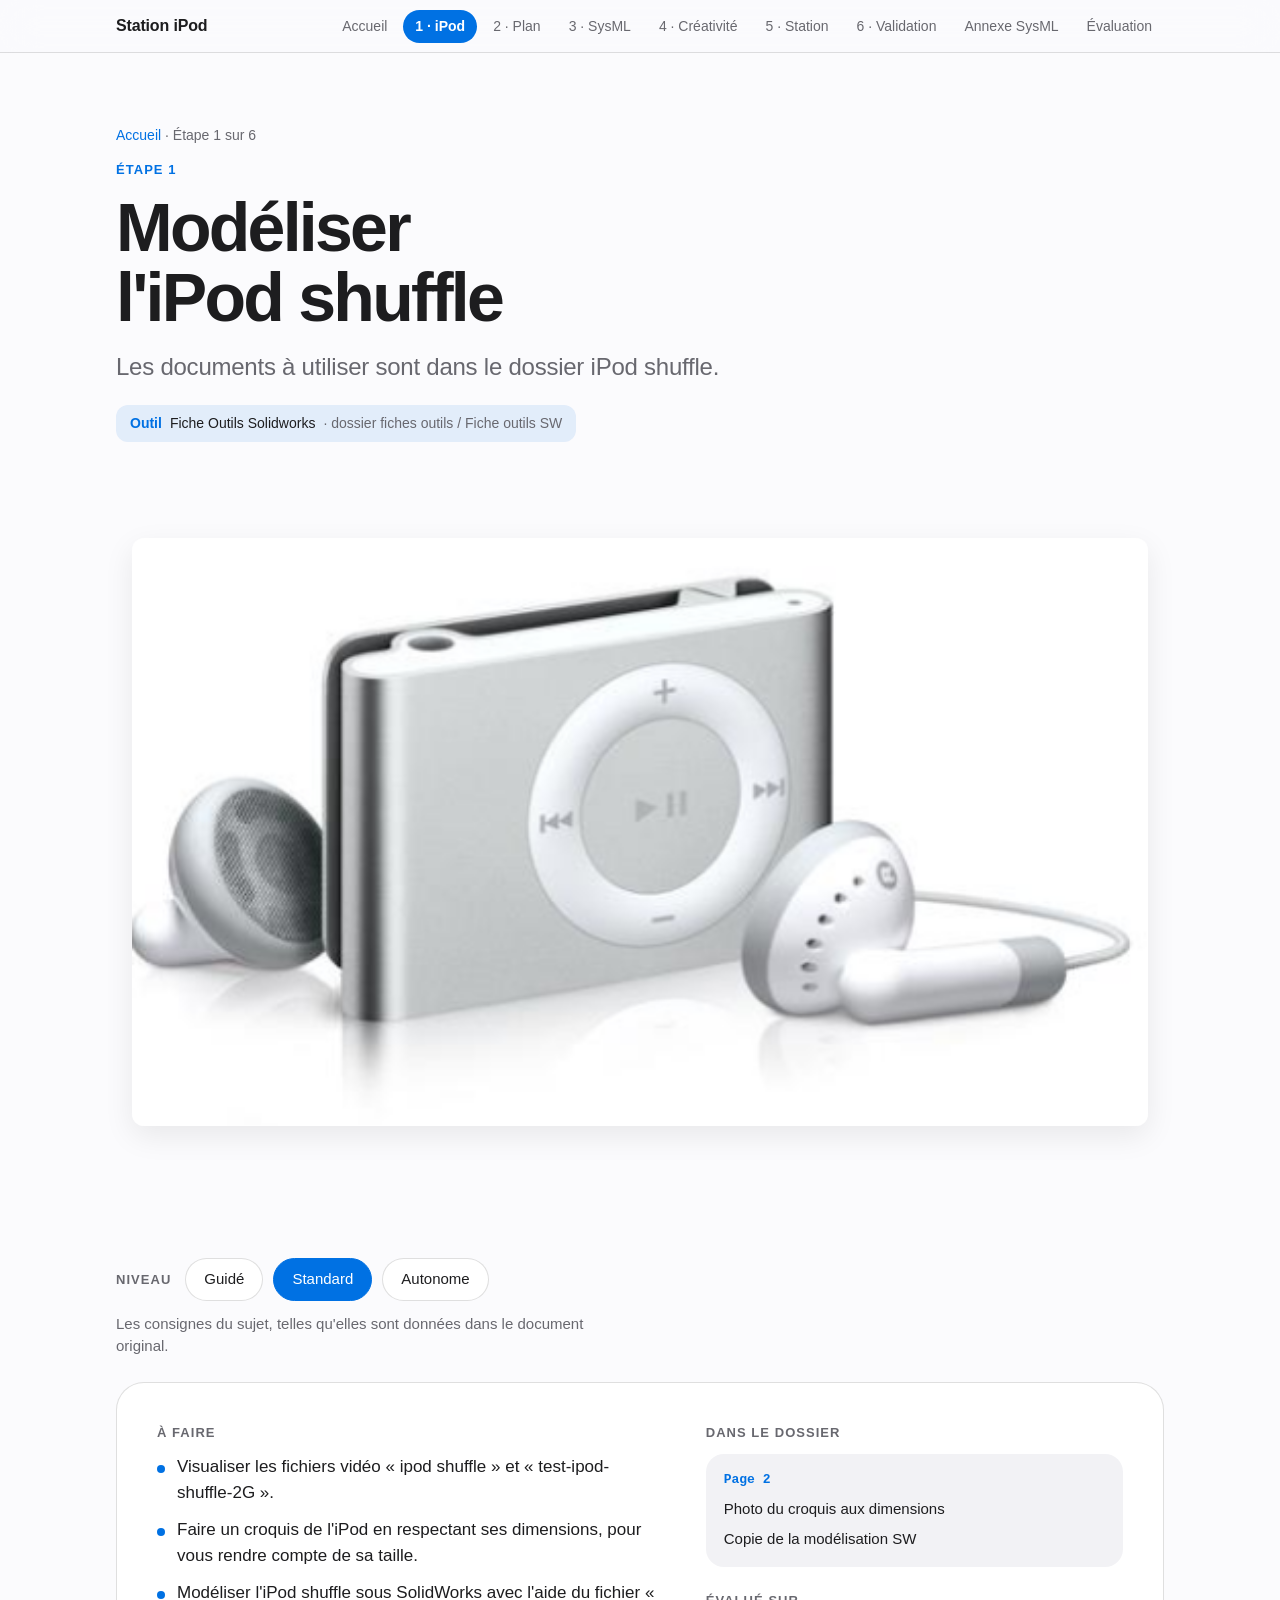
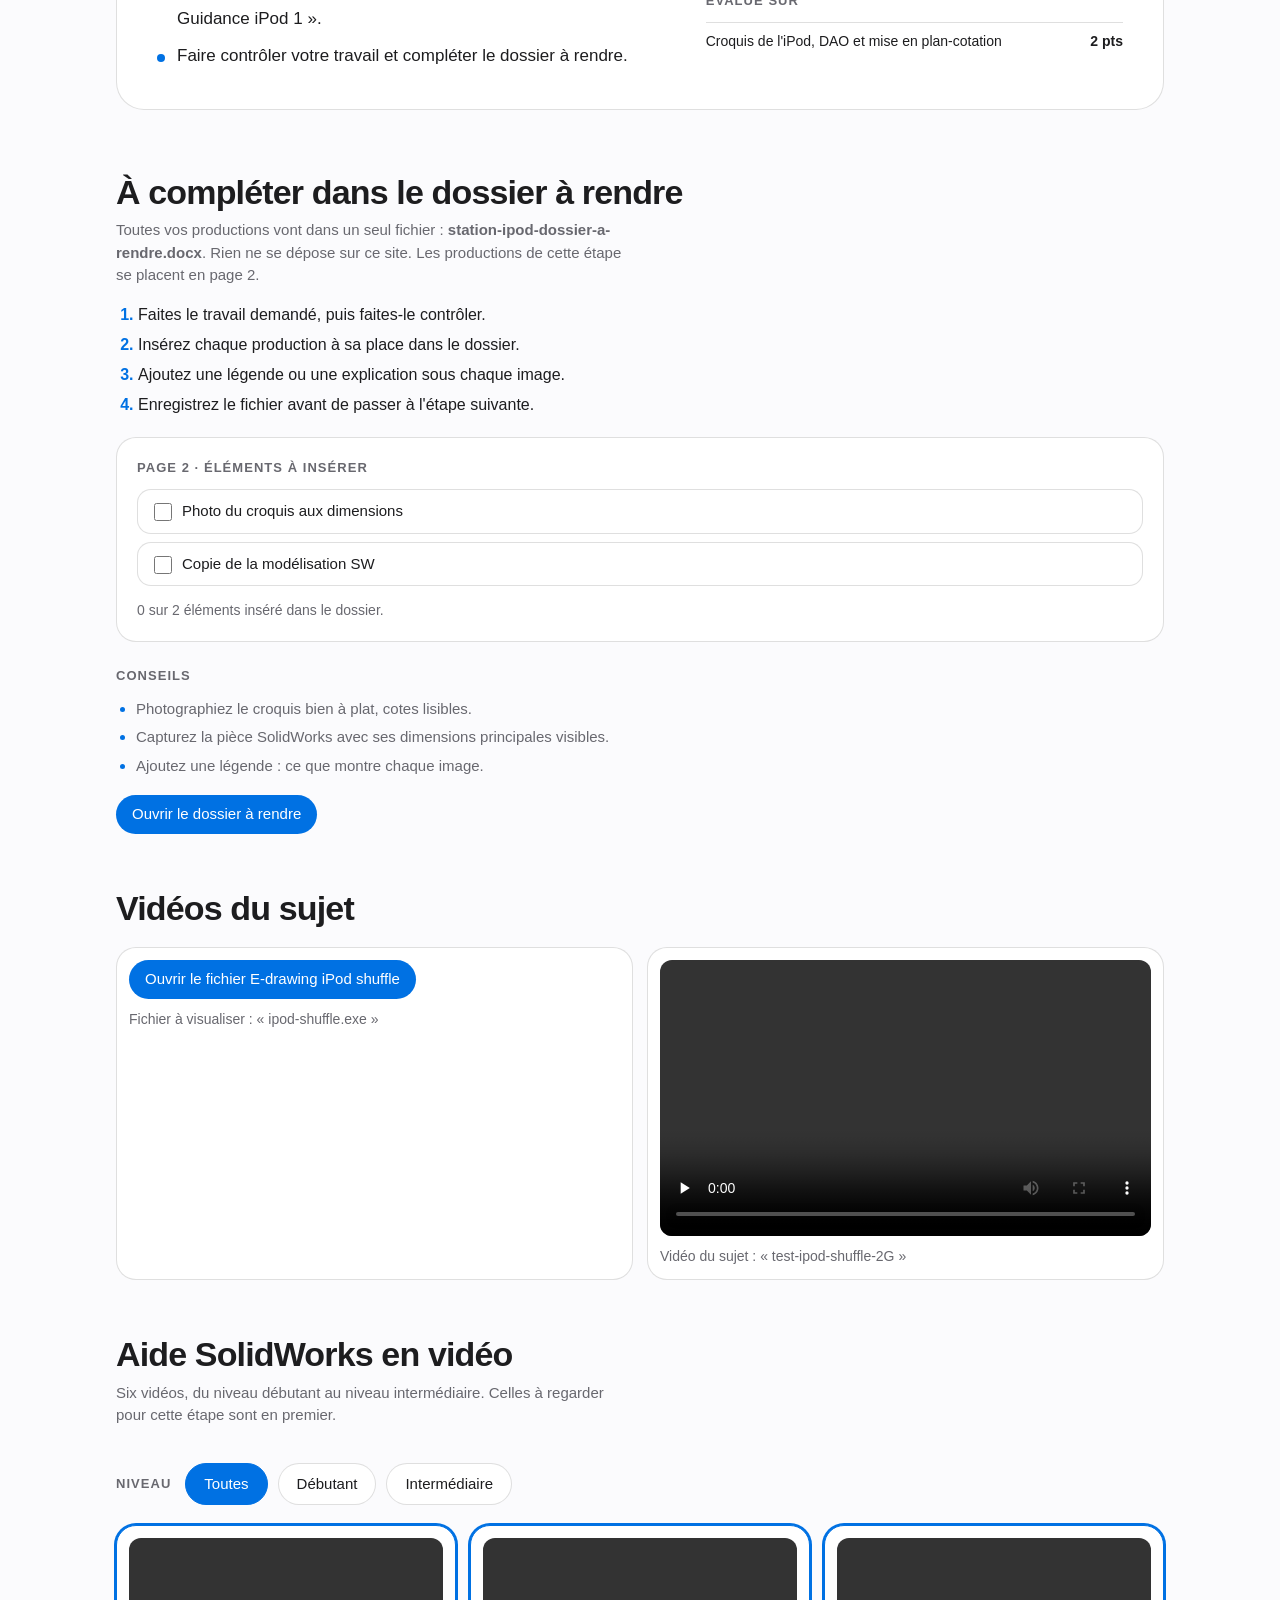
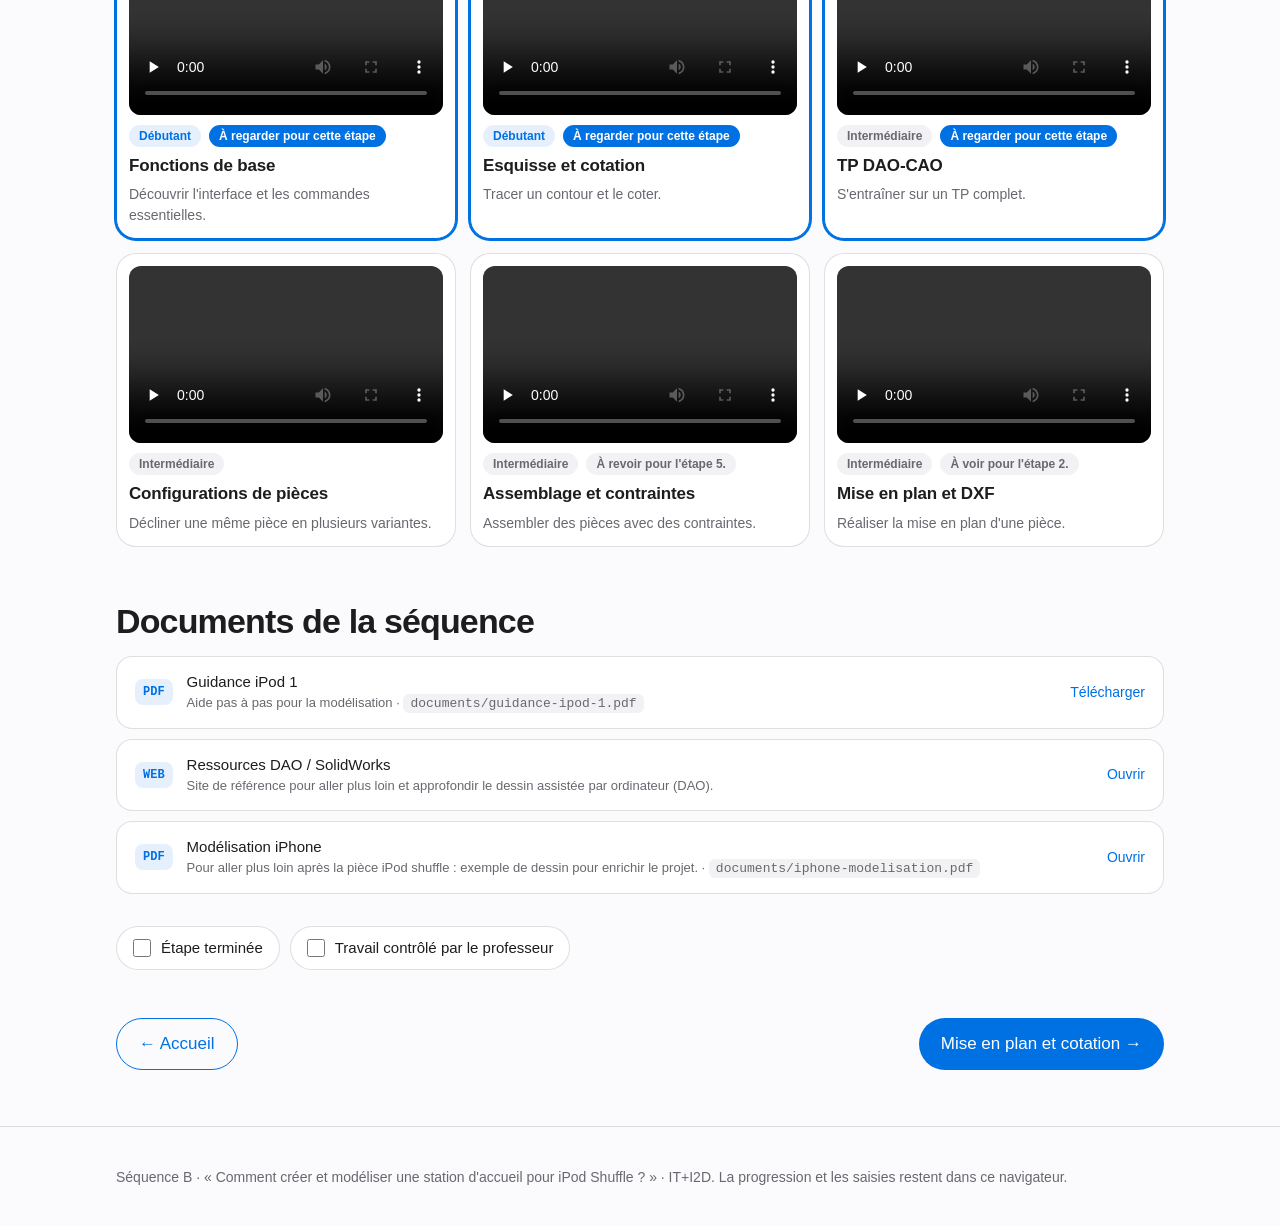
<file: pages/etape1-modeliser-ipod.html>
<!doctype html>
<html lang="fr">
<head>
<meta charset="utf-8">
<meta name="viewport" content="width=device-width, initial-scale=1">
<title>Étape 1 · Modéliser l&#x27;iPod shuffle</title>
<link rel="stylesheet" href="../css/style.css">
</head>
<body><header class="nav"><div class="in"><a class="brand" href="../index.html">Station iPod</a>
<nav aria-label="Navigation de la séquence"><ul><li><a href="../index.html">Accueil</a></li><li><a href="etape1-modeliser-ipod.html" aria-current="page" data-step="1">1 · iPod</a></li><li><a href="etape2-mise-en-plan.html" data-step="2">2 · Plan</a></li><li><a href="etape3-cahier-des-charges-sysml.html" data-step="3">3 · SysML</a></li><li><a href="etape4-creativite.html" data-step="4">4 · Créativité</a></li><li><a href="etape5-modeliser-station.html" data-step="5">5 · Station</a></li><li><a href="etape6-valider.html" data-step="6">6 · Validation</a></li><li><a href="annexe-sysml.html">Annexe SysML</a></li><li><a href="evaluation.html">Évaluation</a></li></ul></nav></div></header>
<main>
<div class="phead"><div class="in"><p class="crumb"><a href="../index.html">Accueil</a> · Étape 1 sur 6</p>
<p class="eyebrow">Étape 1</p><h1>Modéliser l&#x27;iPod shuffle</h1><p class="lead">Les documents à utiliser sont dans le dossier iPod shuffle.</p>
<div class="tool"><b>Outil</b> Fiche Outils Solidworks <span style="color:var(--muted)">· dossier fiches outils / Fiche outils SW</span></div>


<section class="band"><div class="in">
  <img src="../images/ipod1.PNG" alt="Modélisation de l'iPod Shuffle" style="width:100%; height:auto; display:block; border-radius:12px; box-shadow:0 10px 30px rgba(0,0,0,0.08);">
</div></section>


<div class="levels" role="group" aria-label="Niveau d'accompagnement"><span>Niveau</span>
<button class="lv" type="button" data-level="guide" aria-pressed="false">Guidé</button>
<button class="lv" type="button" data-level="standard" aria-pressed="true">Standard</button>
<button class="lv" type="button" data-level="autonome" aria-pressed="false">Autonome</button></div>
<p class="lvdesc" id="lvdesc"></p>
<div class="lvpane" data-level="guide" hidden><div class="cols"><div><h4>À faire, pas à pas</h4><ul class="todo"><li><span>Regarder les deux vidéos du sujet et repérer les formes principales de l&#x27;appareil.</span></li><li><span>Si vous débutez avec SolidWorks, regarder d&#x27;abord les vidéos « Débutant » de l&#x27;aide, plus bas sur cette page.</span></li><li><span>Relever les dimensions de l&#x27;iPod et les reporter sur un croquis à main levée, pour vous rendre compte de sa taille.</span></li><li><span>Dans SolidWorks, créer une nouvelle pièce, choisir un plan et tracer l&#x27;esquisse du contour.</span></li><li><span>Coter l&#x27;esquisse avec les dimensions relevées, puis créer le volume par extrusion.</span></li><li><span>Ajouter les détails de la pièce en suivant le fichier « Guidance iPod 1 ».</span></li><li><span>Enregistrer la pièce, la faire contrôler, puis compléter le dossier à rendre.</span></li></ul></div><div><h4>Dans le dossier</h4><div class="deliv"><span class="pg">Page 2</span><span>Photo du croquis aux dimensions</span><span>Copie de la modélisation SW</span></div><h4 style="margin-top:24px">Évalué sur</h4><div class="crit"><span>Croquis de l&#x27;iPod, DAO et mise en plan-cotation</span><b>2 pts</b></div></div></div></div><div class="lvpane" data-level="standard"><div class="cols"><div><h4>À faire</h4><ul class="todo"><li><span>Visualiser les fichiers vidéo « ipod shuffle » et « test-ipod-shuffle-2G ».</span></li><li><span>Faire un croquis de l&#x27;iPod en respectant ses dimensions, pour vous rendre compte de sa taille.</span></li><li><span>Modéliser l&#x27;iPod shuffle sous SolidWorks avec l&#x27;aide du fichier « Guidance iPod 1 ».</span></li><li><span>Faire contrôler votre travail et compléter le dossier à rendre.</span></li></ul></div><div><h4>Dans le dossier</h4><div class="deliv"><span class="pg">Page 2</span><span>Photo du croquis aux dimensions</span><span>Copie de la modélisation SW</span></div><h4 style="margin-top:24px">Évalué sur</h4><div class="crit"><span>Croquis de l&#x27;iPod, DAO et mise en plan-cotation</span><b>2 pts</b></div></div></div></div><div class="lvpane" data-level="autonome" hidden><div class="cols"><div><h4>Objectif</h4><ul class="todo"><li><span>Modéliser l&#x27;iPod shuffle sous SolidWorks, aux dimensions réelles, à partir des vidéos et du croquis que vous aurez fait. Faire contrôler votre travail.</span></li></ul></div><div><h4>Dans le dossier</h4><div class="deliv"><span class="pg">Page 2</span><span>Photo du croquis aux dimensions</span><span>Copie de la modélisation SW</span></div><h4 style="margin-top:24px">Évalué sur</h4><div class="crit"><span>Croquis de l&#x27;iPod, DAO et mise en plan-cotation</span><b>2 pts</b></div></div></div></div>
</div></div>
<div class="in">
<section class="sec dos" id="dossier"><h3>À compléter dans le dossier à rendre</h3>
<p class="sub">Toutes vos productions vont dans un seul fichier : <b>station-ipod-dossier-a-rendre.docx</b>. Rien ne se dépose sur ce site. Les productions de cette étape se placent en page 2.</p>
<ol class="dsteps"><li>Faites le travail demandé, puis faites-le contrôler.</li><li>Insérez chaque production à sa place dans le dossier.</li><li>Ajoutez une légende ou une explication sous chaque image.</li><li>Enregistrez le fichier avant de passer à l'étape suivante.</li></ol>
<div class="dcard"><h4 class="dh">Page 2 · éléments à insérer</h4><div class="dlist"><label class="tg dit"><input type="checkbox" data-item="s1-0"> <span>Photo du croquis aux dimensions</span></label><label class="tg dit"><input type="checkbox" data-item="s1-1"> <span>Copie de la modélisation SW</span></label></div><p class="note" id="dcount" data-total="2"></p></div>
<h4 class="dh">Conseils</h4><ul class="dtips"><li>Photographiez le croquis bien à plat, cotes lisibles.</li><li>Capturez la pièce SolidWorks avec ses dimensions principales visibles.</li><li>Ajoutez une légende : ce que montre chaque image.</li></ul>
<p style="margin-top:18px"><a class="btn sm" href="../documents/station-ipod-dossier-a-rendre.docx" download>Ouvrir le dossier à rendre</a></p></section>

<section class="sec"><h3>Vidéos du sujet</h3><div class="slots"><figure class="slot video"><a class="btn sm" href="../videos/ipod-shuffle.exe" target="_blank" rel="noopener">Ouvrir le fichier E-drawing iPod shuffle</a>
<figcaption><span>Fichier à visualiser : « ipod-shuffle.exe »</span></figcaption></figure><figure class="slot video"><video controls preload="none"><source src="../videos/test-ipod-shuffle-2G.mp4" type="video/mp4">Vidéo non disponible.</video>
<figcaption><span>Vidéo du sujet : « test-ipod-shuffle-2G »</span></figcaption></figure></div></section>
<section class="sec" id="aide-solidworks"><h3>Aide SolidWorks en vidéo</h3>
<p class="sub">Six vidéos, du niveau débutant au niveau intermédiaire. Celles à regarder pour cette étape sont en premier.</p>
<div class="levels" role="group" aria-label="Filtrer les vidéos"><span>Niveau</span>
<button class="vfb" type="button" data-vf="all" aria-pressed="true">Toutes</button>
<button class="vfb" type="button" data-vf="debutant" aria-pressed="false">Débutant</button>
<button class="vfb" type="button" data-vf="intermediaire" aria-pressed="false">Intermédiaire</button></div>
<div class="slots vgrid" id="vgrid"><figure class="slot video vcard isrec" data-vlevel="debutant"><video controls preload="none"><source src="../videos/tutoriel-solidworks-fonctions-de-base.mp4" type="video/mp4">Vidéo non disponible.</video><figcaption><span class="lvtag debutant">Débutant</span><span class="vtag rec">À regarder pour cette étape</span><b>Fonctions de base</b><span>Découvrir l&#x27;interface et les commandes essentielles.</span></figcaption></figure><figure class="slot video vcard isrec" data-vlevel="debutant"><video controls preload="none"><source src="../videos/tuto-solidworks-1-esquisse-cotation.mp4" type="video/mp4">Vidéo non disponible.</video><figcaption><span class="lvtag debutant">Débutant</span><span class="vtag rec">À regarder pour cette étape</span><b>Esquisse et cotation</b><span>Tracer un contour et le coter.</span></figcaption></figure><figure class="slot video vcard isrec" data-vlevel="intermediaire"><video controls preload="none"><source src="../videos/tp-dao-cao-solidworks.mp4" type="video/mp4">Vidéo non disponible.</video><figcaption><span class="lvtag intermediaire">Intermédiaire</span><span class="vtag rec">À regarder pour cette étape</span><b>TP DAO-CAO</b><span>S&#x27;entraîner sur un TP complet.</span></figcaption></figure><figure class="slot video vcard" data-vlevel="intermediaire"><video controls preload="none"><source src="../videos/formation-solidworks-configurations-de-pieces.mp4" type="video/mp4">Vidéo non disponible.</video><figcaption><span class="lvtag intermediaire">Intermédiaire</span><b>Configurations de pièces</b><span>Décliner une même pièce en plusieurs variantes.</span></figcaption></figure><figure class="slot video vcard" data-vlevel="intermediaire"><video controls preload="none"><source src="../videos/tuto-solidworks-2-assemblage-contraintes.mp4" type="video/mp4">Vidéo non disponible.</video><figcaption><span class="lvtag intermediaire">Intermédiaire</span><span class="vtag">À revoir pour l&#x27;étape 5.</span><b>Assemblage et contraintes</b><span>Assembler des pièces avec des contraintes.</span></figcaption></figure><figure class="slot video vcard" data-vlevel="intermediaire"><video controls preload="none"><source src="../videos/tuto-solidworks-3-mise-en-plan-dxf.mp4" type="video/mp4">Vidéo non disponible.</video><figcaption><span class="lvtag intermediaire">Intermédiaire</span><span class="vtag">À voir pour l&#x27;étape 2.</span><b>Mise en plan et DXF</b><span>Réaliser la mise en plan d&#x27;une pièce.</span></figcaption></figure></div></section>

<section class="sec"><h3>Documents de la séquence</h3><ul class="docs"><li><a href="../documents/guidance-ipod-1.pdf" download><span class="ext">PDF</span><span class="nm">Guidance iPod 1<small>Aide pas à pas pour la modélisation · <code>documents/guidance-ipod-1.pdf</code></small></span><span class="dl">Télécharger</span></a></li><li><a href="https://pedagogie.ac-orleans-tours.fr/spip.php?article721" target="_blank" rel="noopener"><span class="ext">WEB</span><span class="nm">Ressources DAO / SolidWorks<small>Site de référence pour aller plus loin et approfondir le dessin assistée par ordinateur (DAO).</small></span><span class="dl">Ouvrir</span></a></li><li><a href="../documents/iphone-modelisation.pdf" download><span class="ext">PDF</span><span class="nm">Modélisation iPhone<small>Pour aller plus loin après la pièce iPod shuffle : exemple de dessin pour enrichir le projet. · <code>documents/iphone-modelisation.pdf</code></small></span><span class="dl">Ouvrir</span></a></li></ul></section>


<div class="checks"><label class="tg"><input type="checkbox" id="cdone" data-step="1"> Étape terminée</label><label class="tg"><input type="checkbox" id="cctrl" data-step="1"> Travail contrôlé par le professeur</label></div>
<div class="pager"><a class="btn ghost" href="../index.html">← Accueil</a><a class="btn" href="etape2-mise-en-plan.html">Mise en plan et cotation →</a></div>
</div></main>
<footer><div class="in">Séquence B · « Comment créer et modéliser une station d'accueil pour iPod Shuffle ? » · IT+I2D. La progression et les saisies restent dans ce navigateur.</div></footer>
<script src="../js/main.js"></script>
</body>
</html>
</file>
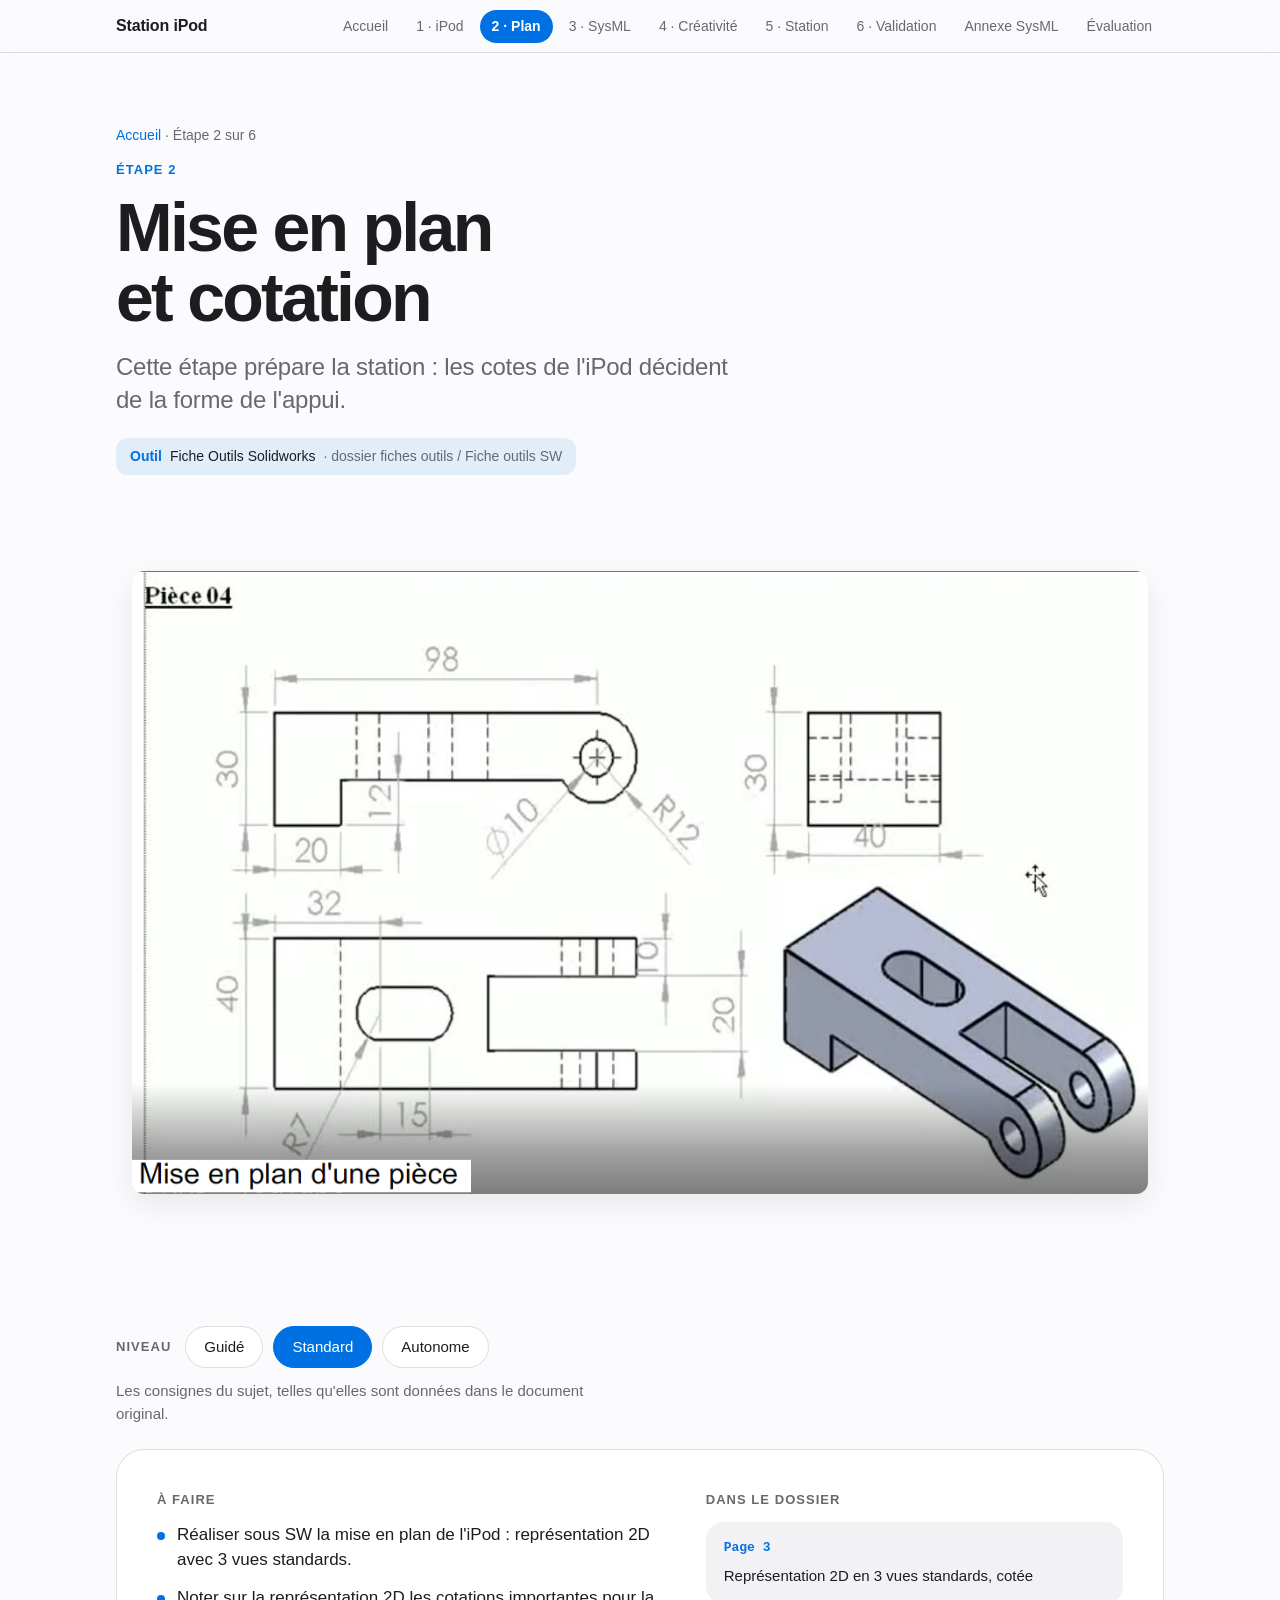
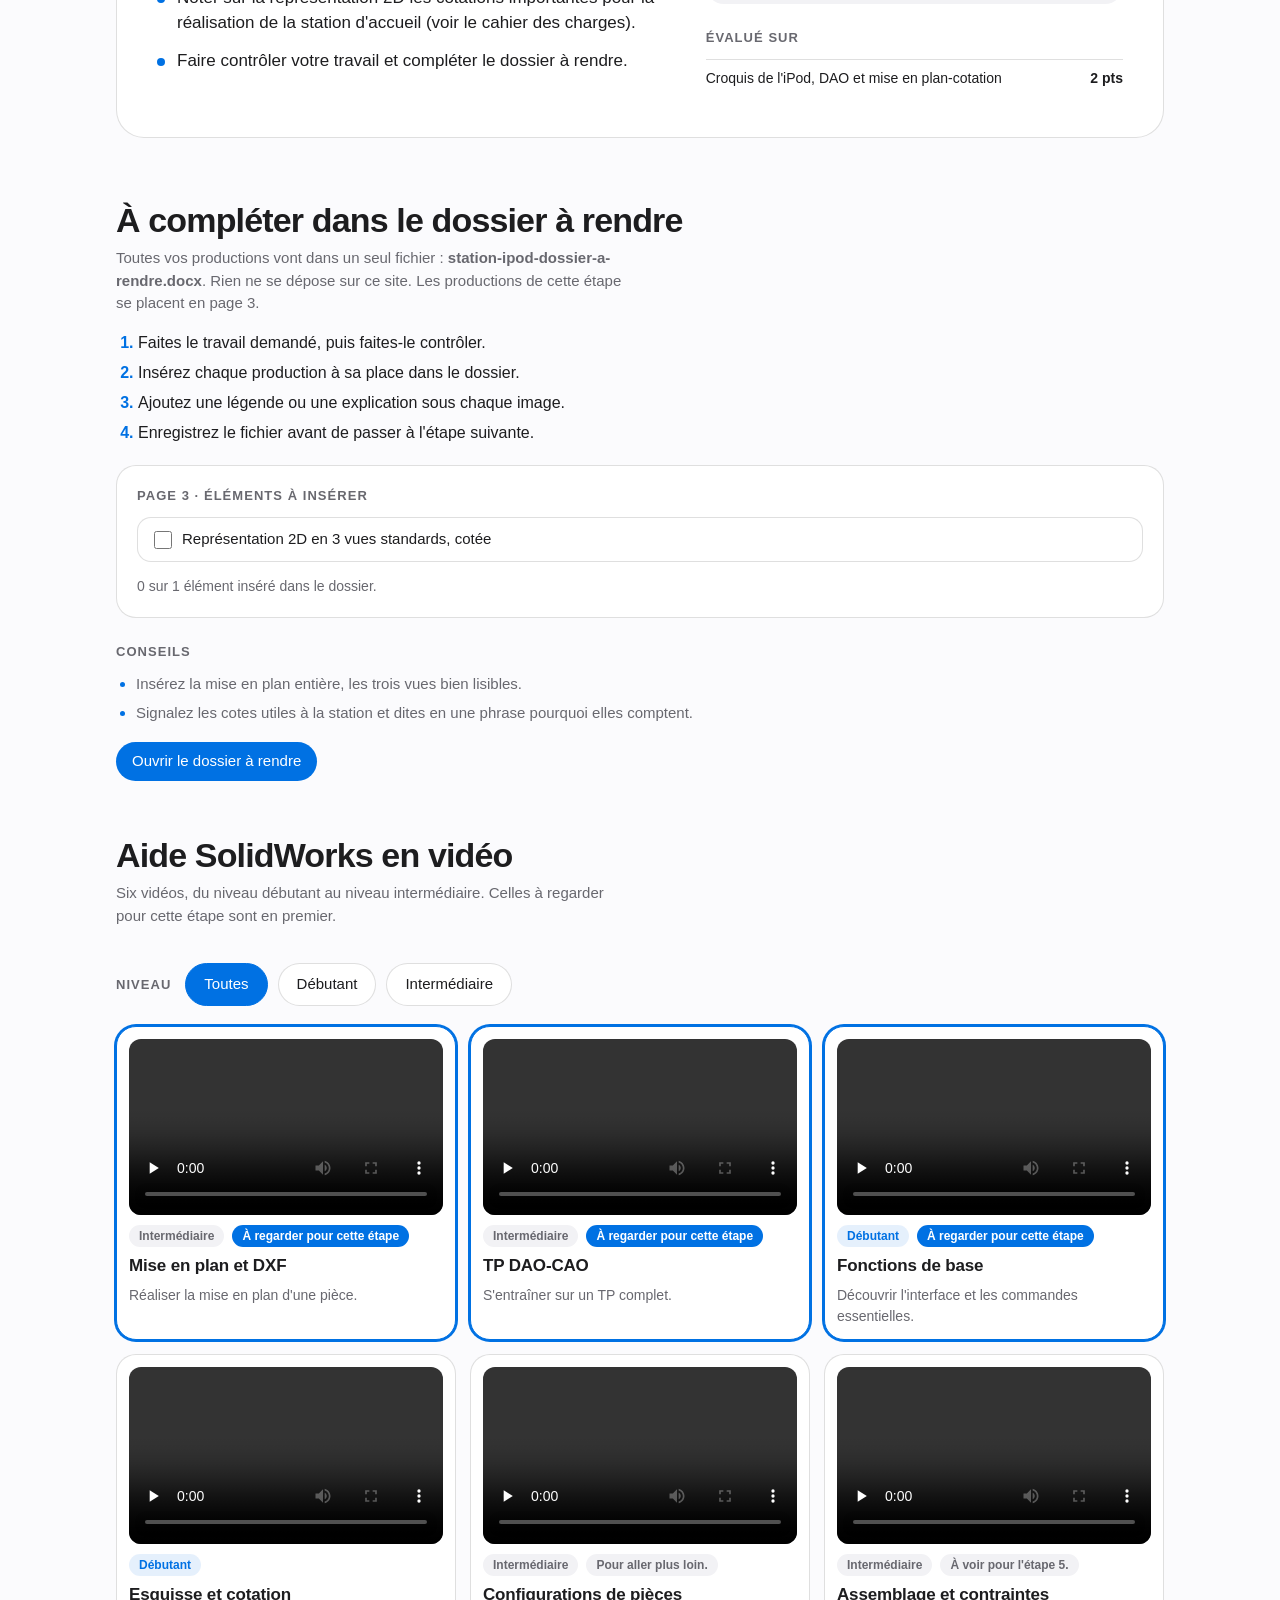
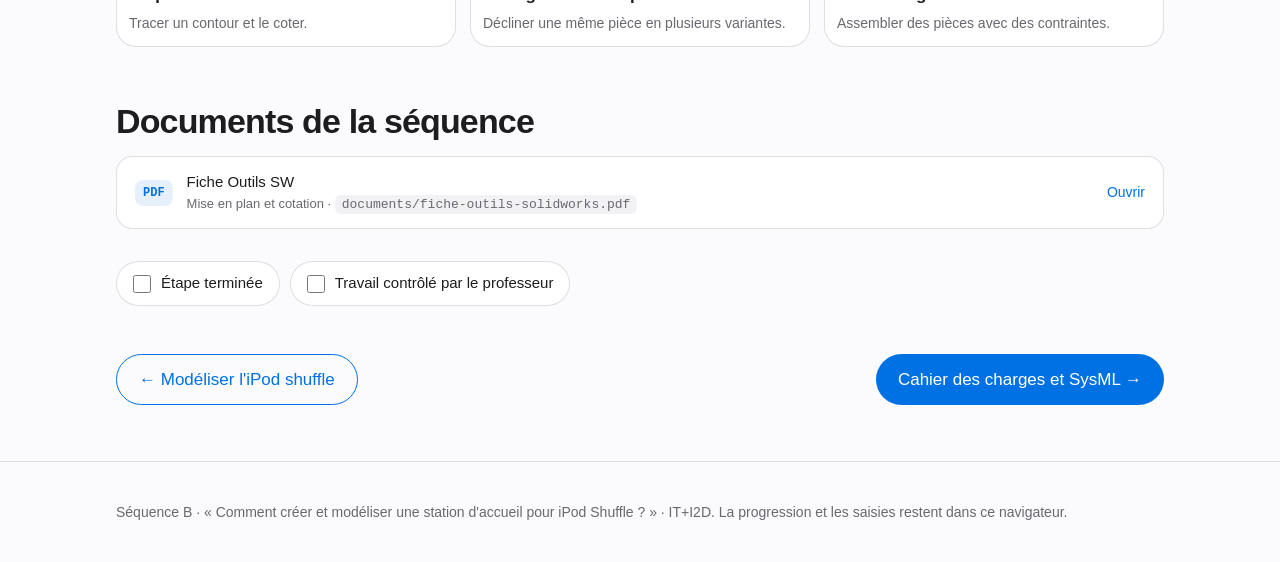
<file: pages/etape2-mise-en-plan.html>
<!doctype html>
<html lang="fr">
<head>
<meta charset="utf-8">
<meta name="viewport" content="width=device-width, initial-scale=1">
<title>Étape 2 · Mise en plan et cotation</title>
<link rel="stylesheet" href="../css/style.css">
</head>
<body><header class="nav"><div class="in"><a class="brand" href="../index.html">Station iPod</a>
<nav aria-label="Navigation de la séquence"><ul><li><a href="../index.html">Accueil</a></li><li><a href="etape1-modeliser-ipod.html" data-step="1">1 · iPod</a></li><li><a href="etape2-mise-en-plan.html" aria-current="page" data-step="2">2 · Plan</a></li><li><a href="etape3-cahier-des-charges-sysml.html" data-step="3">3 · SysML</a></li><li><a href="etape4-creativite.html" data-step="4">4 · Créativité</a></li><li><a href="etape5-modeliser-station.html" data-step="5">5 · Station</a></li><li><a href="etape6-valider.html" data-step="6">6 · Validation</a></li><li><a href="annexe-sysml.html">Annexe SysML</a></li><li><a href="evaluation.html">Évaluation</a></li></ul></nav></div></header>
<main>
<div class="phead"><div class="in"><p class="crumb"><a href="../index.html">Accueil</a> · Étape 2 sur 6</p>
<p class="eyebrow">Étape 2</p><h1>Mise en plan et cotation</h1><p class="lead">Cette étape prépare la station : les cotes de l&#x27;iPod décident de la forme de l&#x27;appui.</p>
<div class="tool"><b>Outil</b> Fiche Outils Solidworks <span style="color:var(--muted)">· dossier fiches outils / Fiche outils SW</span></div>


<section class="band"><div class="in">
  <img src="../images/mise-en-plan.PNG" alt="Exemple de mise en plan attendue." style="width:100%; height:auto; display:block; border-radius:12px; box-shadow:0 10px 30px rgba(0,0,0,0.08);">
</div></section>


<div class="levels" role="group" aria-label="Niveau d'accompagnement"><span>Niveau</span>
<button class="lv" type="button" data-level="guide" aria-pressed="false">Guidé</button>
<button class="lv" type="button" data-level="standard" aria-pressed="true">Standard</button>
<button class="lv" type="button" data-level="autonome" aria-pressed="false">Autonome</button></div>
<p class="lvdesc" id="lvdesc"></p>
<div class="lvpane" data-level="guide" hidden><div class="cols"><div><h4>À faire, pas à pas</h4><ul class="todo"><li><span>Ouvrir la pièce de l&#x27;iPod modélisée à l&#x27;étape 1. Au besoin, regarder la vidéo « Mise en plan et DXF » de l&#x27;aide, plus bas sur cette page.</span></li><li><span>Créer un nouveau dessin (mise en plan) et choisir le format de feuille.</span></li><li><span>Insérer la vue de face, puis les vues de dessus et de gauche : ce sont les 3 vues standards.</span></li><li><span>Ajouter les cotes, en commençant par la longueur, la largeur et l&#x27;épaisseur.</span></li><li><span>Repérer et coter ce qui servira à la station d&#x27;accueil (voir le cahier des charges).</span></li><li><span>Faire contrôler votre travail et compléter le dossier à rendre.</span></li></ul></div><div><h4>Dans le dossier</h4><div class="deliv"><span class="pg">Page 3</span><span>Représentation 2D en 3 vues standards, cotée</span></div><h4 style="margin-top:24px">Évalué sur</h4><div class="crit"><span>Croquis de l&#x27;iPod, DAO et mise en plan-cotation</span><b>2 pts</b></div></div></div></div><div class="lvpane" data-level="standard"><div class="cols"><div><h4>À faire</h4><ul class="todo"><li><span>Réaliser sous SW la mise en plan de l&#x27;iPod : représentation 2D avec 3 vues standards.</span></li><li><span>Noter sur la représentation 2D les cotations importantes pour la réalisation de la station d&#x27;accueil (voir le cahier des charges).</span></li><li><span>Faire contrôler votre travail et compléter le dossier à rendre.</span></li></ul></div><div><h4>Dans le dossier</h4><div class="deliv"><span class="pg">Page 3</span><span>Représentation 2D en 3 vues standards, cotée</span></div><h4 style="margin-top:24px">Évalué sur</h4><div class="crit"><span>Croquis de l&#x27;iPod, DAO et mise en plan-cotation</span><b>2 pts</b></div></div></div></div><div class="lvpane" data-level="autonome" hidden><div class="cols"><div><h4>Objectif</h4><ul class="todo"><li><span>Produire la représentation 2D de l&#x27;iPod en 3 vues standards, cotée de façon à pouvoir concevoir la station. Faire contrôler votre travail.</span></li></ul></div><div><h4>Dans le dossier</h4><div class="deliv"><span class="pg">Page 3</span><span>Représentation 2D en 3 vues standards, cotée</span></div><h4 style="margin-top:24px">Évalué sur</h4><div class="crit"><span>Croquis de l&#x27;iPod, DAO et mise en plan-cotation</span><b>2 pts</b></div></div></div></div>
</div></div>
<div class="in">
<section class="sec dos" id="dossier"><h3>À compléter dans le dossier à rendre</h3>
<p class="sub">Toutes vos productions vont dans un seul fichier : <b>station-ipod-dossier-a-rendre.docx</b>. Rien ne se dépose sur ce site. Les productions de cette étape se placent en page 3.</p>
<ol class="dsteps"><li>Faites le travail demandé, puis faites-le contrôler.</li><li>Insérez chaque production à sa place dans le dossier.</li><li>Ajoutez une légende ou une explication sous chaque image.</li><li>Enregistrez le fichier avant de passer à l'étape suivante.</li></ol>
<div class="dcard"><h4 class="dh">Page 3 · éléments à insérer</h4><div class="dlist"><label class="tg dit"><input type="checkbox" data-item="s2-0"> <span>Représentation 2D en 3 vues standards, cotée</span></label></div><p class="note" id="dcount" data-total="1"></p></div>
<h4 class="dh">Conseils</h4><ul class="dtips"><li>Insérez la mise en plan entière, les trois vues bien lisibles.</li><li>Signalez les cotes utiles à la station et dites en une phrase pourquoi elles comptent.</li></ul>
<p style="margin-top:18px"><a class="btn sm" href="../documents/station-ipod-dossier-a-rendre.docx" download>Ouvrir le dossier à rendre</a></p></section>


<section class="sec" id="aide-solidworks"><h3>Aide SolidWorks en vidéo</h3>
<p class="sub">Six vidéos, du niveau débutant au niveau intermédiaire. Celles à regarder pour cette étape sont en premier.</p>
<div class="levels" role="group" aria-label="Filtrer les vidéos"><span>Niveau</span>
<button class="vfb" type="button" data-vf="all" aria-pressed="true">Toutes</button>
<button class="vfb" type="button" data-vf="debutant" aria-pressed="false">Débutant</button>
<button class="vfb" type="button" data-vf="intermediaire" aria-pressed="false">Intermédiaire</button></div>
<div class="slots vgrid" id="vgrid"><figure class="slot video vcard isrec" data-vlevel="intermediaire"><video controls preload="none"><source src="../videos/tuto-solidworks-3-mise-en-plan-dxf.mp4" type="video/mp4">Vidéo non disponible.</video><figcaption><span class="lvtag intermediaire">Intermédiaire</span><span class="vtag rec">À regarder pour cette étape</span><b>Mise en plan et DXF</b><span>Réaliser la mise en plan d&#x27;une pièce.</span></figcaption></figure><figure class="slot video vcard isrec" data-vlevel="intermediaire"><video controls preload="none"><source src="../videos/tp-dao-cao-solidworks.mp4" type="video/mp4">Vidéo non disponible.</video><figcaption><span class="lvtag intermediaire">Intermédiaire</span><span class="vtag rec">À regarder pour cette étape</span><b>TP DAO-CAO</b><span>S&#x27;entraîner sur un TP complet.</span></figcaption></figure><figure class="slot video vcard isrec" data-vlevel="debutant"><video controls preload="none"><source src="../videos/tutoriel-solidworks-fonctions-de-base.mp4" type="video/mp4">Vidéo non disponible.</video><figcaption><span class="lvtag debutant">Débutant</span><span class="vtag rec">À regarder pour cette étape</span><b>Fonctions de base</b><span>Découvrir l&#x27;interface et les commandes essentielles.</span></figcaption></figure><figure class="slot video vcard" data-vlevel="debutant"><video controls preload="none"><source src="../videos/tuto-solidworks-1-esquisse-cotation.mp4" type="video/mp4">Vidéo non disponible.</video><figcaption><span class="lvtag debutant">Débutant</span><b>Esquisse et cotation</b><span>Tracer un contour et le coter.</span></figcaption></figure><figure class="slot video vcard" data-vlevel="intermediaire"><video controls preload="none"><source src="../videos/formation-solidworks-configurations-de-pieces.mp4" type="video/mp4">Vidéo non disponible.</video><figcaption><span class="lvtag intermediaire">Intermédiaire</span><span class="vtag">Pour aller plus loin.</span><b>Configurations de pièces</b><span>Décliner une même pièce en plusieurs variantes.</span></figcaption></figure><figure class="slot video vcard" data-vlevel="intermediaire"><video controls preload="none"><source src="../videos/tuto-solidworks-2-assemblage-contraintes.mp4" type="video/mp4">Vidéo non disponible.</video><figcaption><span class="lvtag intermediaire">Intermédiaire</span><span class="vtag">À voir pour l&#x27;étape 5.</span><b>Assemblage et contraintes</b><span>Assembler des pièces avec des contraintes.</span></figcaption></figure></div></section>

<section class="sec"><h3>Documents de la séquence</h3><ul class="docs"><li><a href="../documents/fiche-outils-solidworks.pdf" download><span class="ext">PDF</span><span class="nm">Fiche Outils SW<small>Mise en plan et cotation · <code>documents/fiche-outils-solidworks.pdf</code></small></span><span class="dl">Ouvrir</span></a></li></ul></section>
<div class="checks"><label class="tg"><input type="checkbox" id="cdone" data-step="2"> Étape terminée</label><label class="tg"><input type="checkbox" id="cctrl" data-step="2"> Travail contrôlé par le professeur</label></div>
<div class="pager"><a class="btn ghost" href="etape1-modeliser-ipod.html">← Modéliser l&#x27;iPod shuffle</a><a class="btn" href="etape3-cahier-des-charges-sysml.html">Cahier des charges et SysML →</a></div>
</div></main>
<footer><div class="in">Séquence B · « Comment créer et modéliser une station d'accueil pour iPod Shuffle ? » · IT+I2D. La progression et les saisies restent dans ce navigateur.</div></footer>
<script src="../js/main.js"></script>
</body>
</html>
</file>
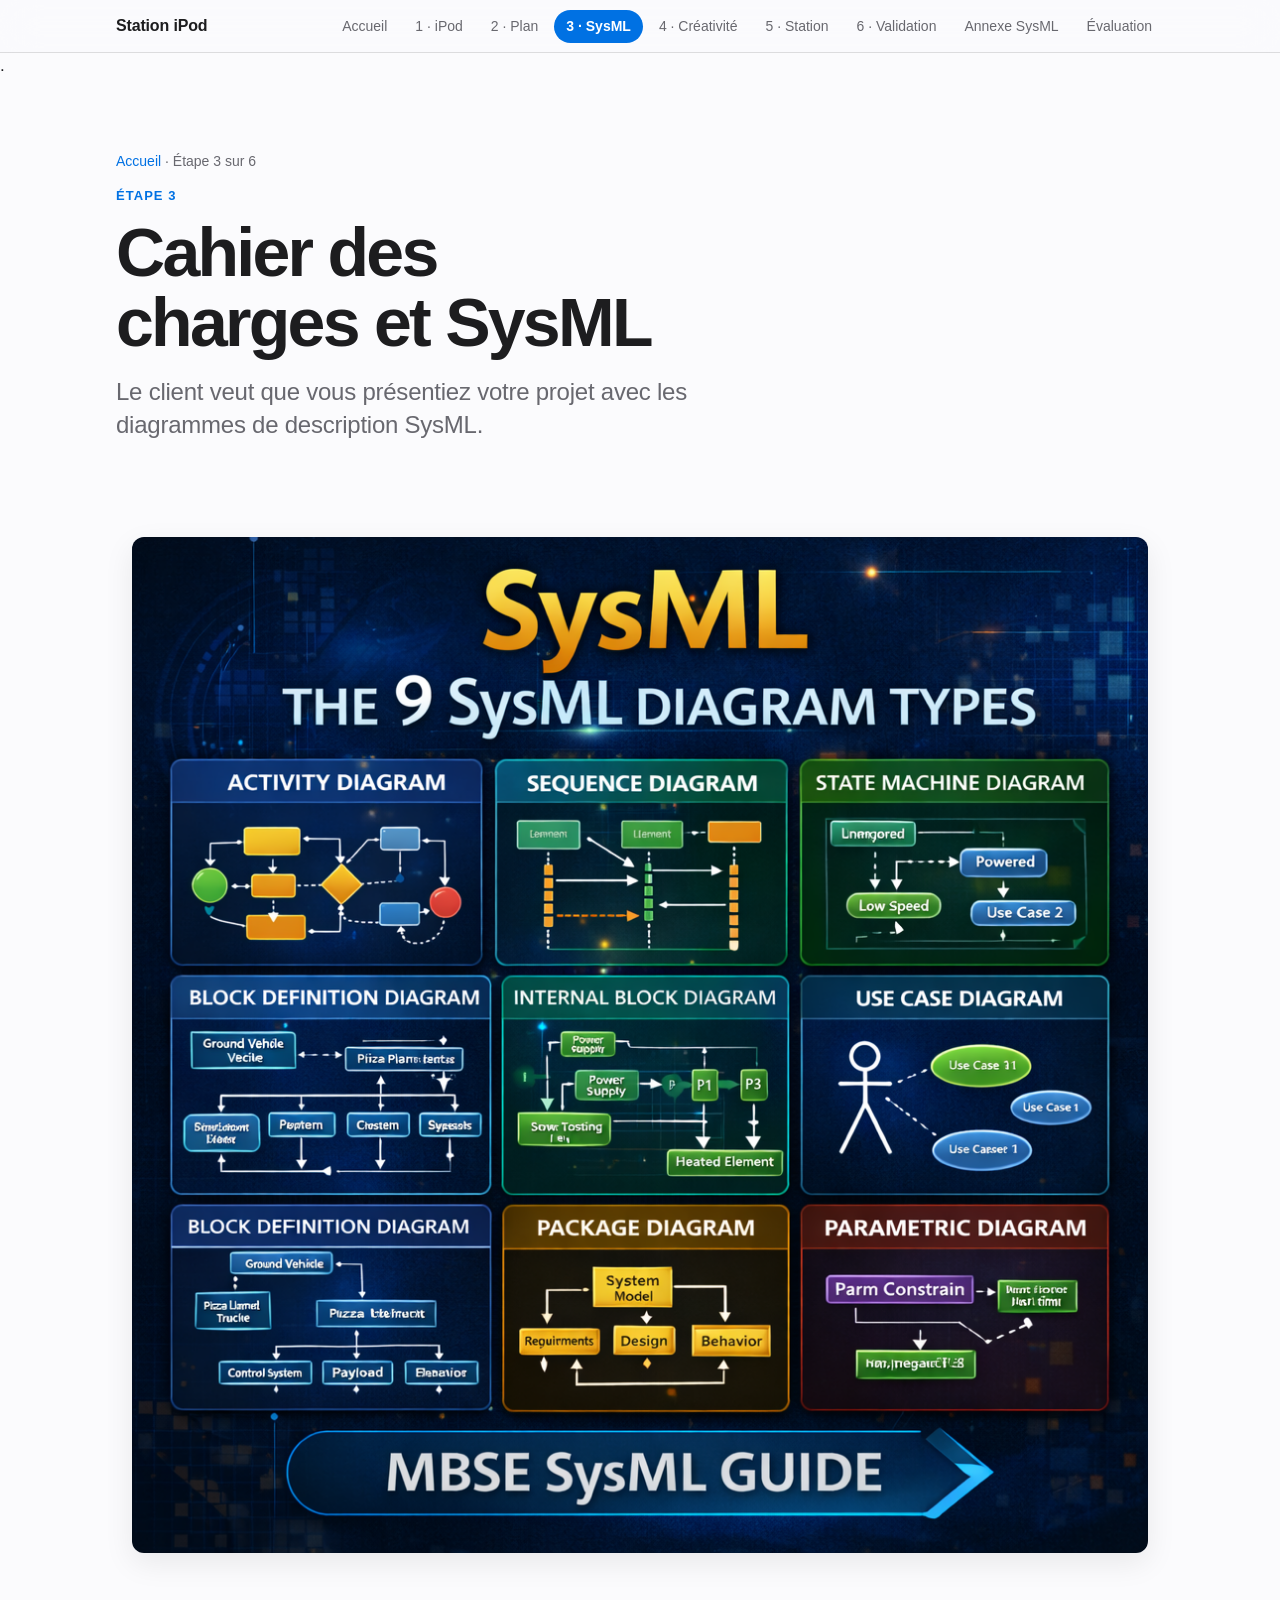
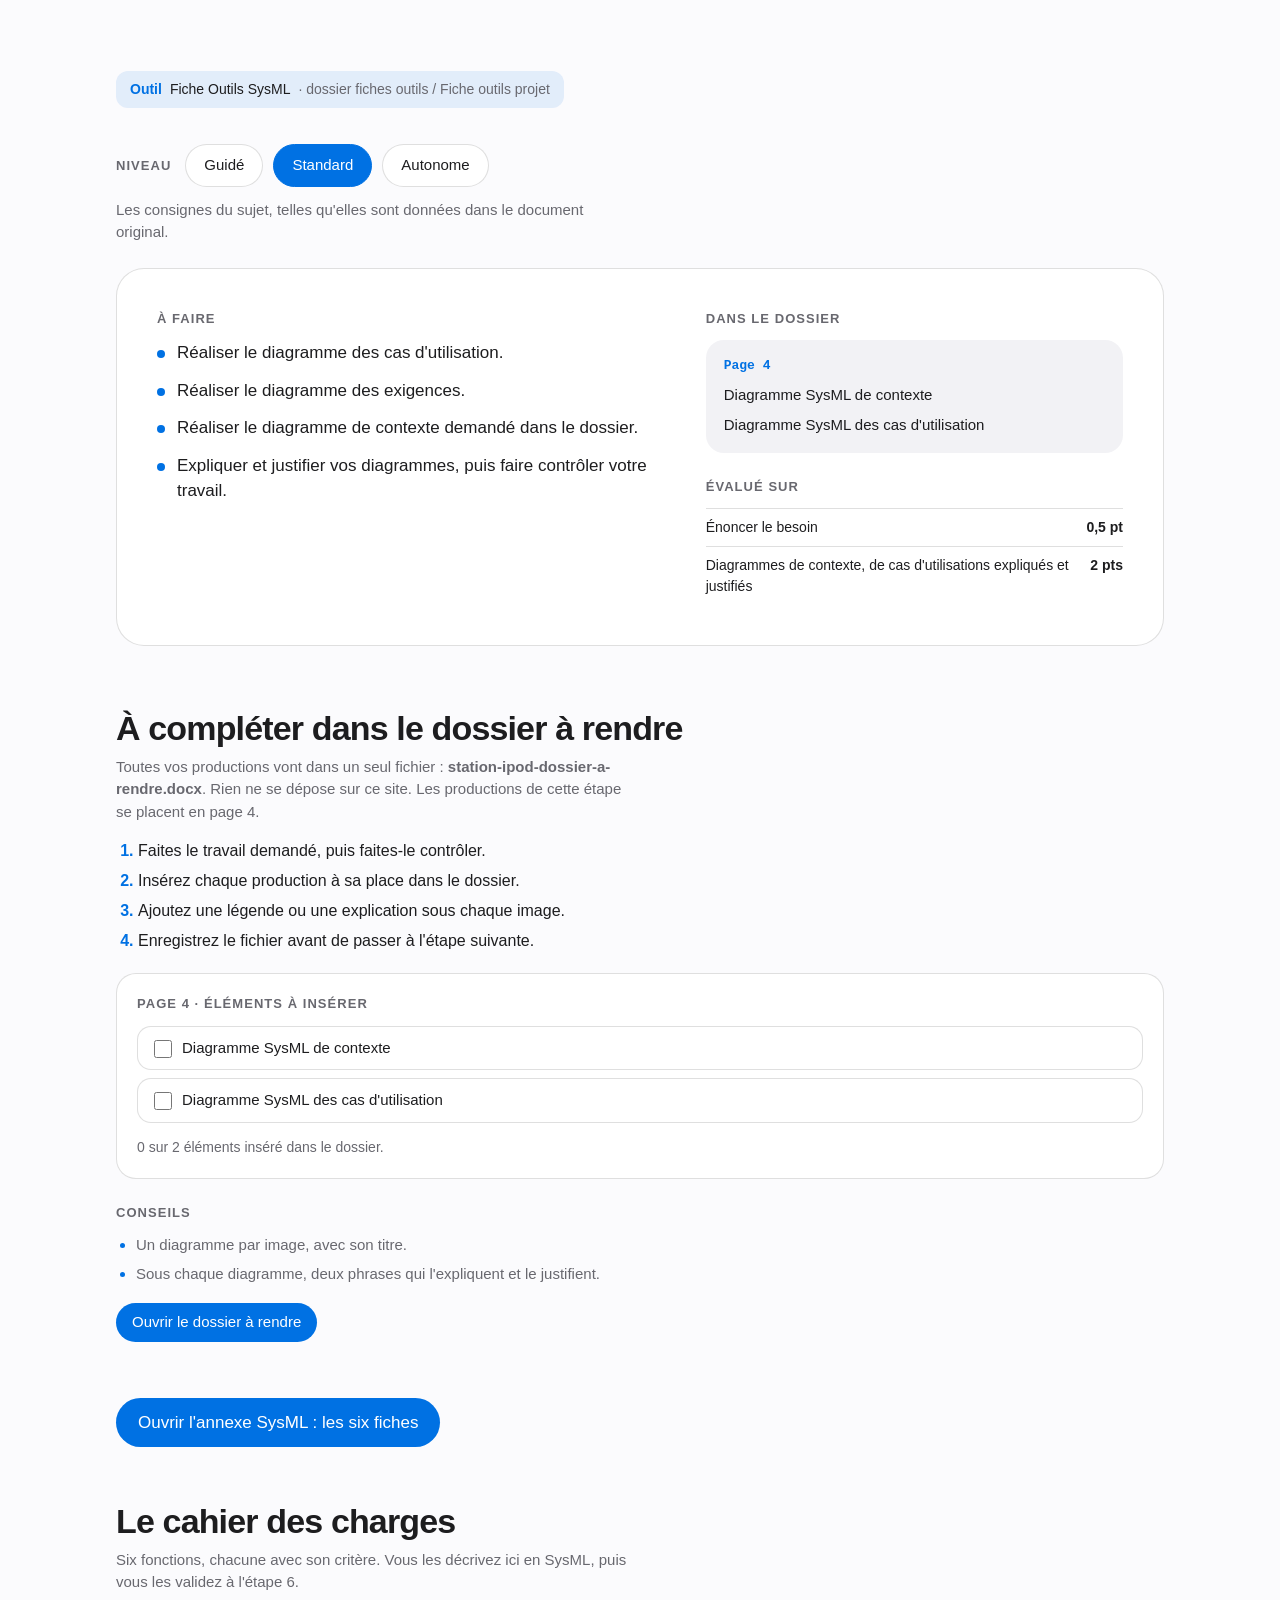
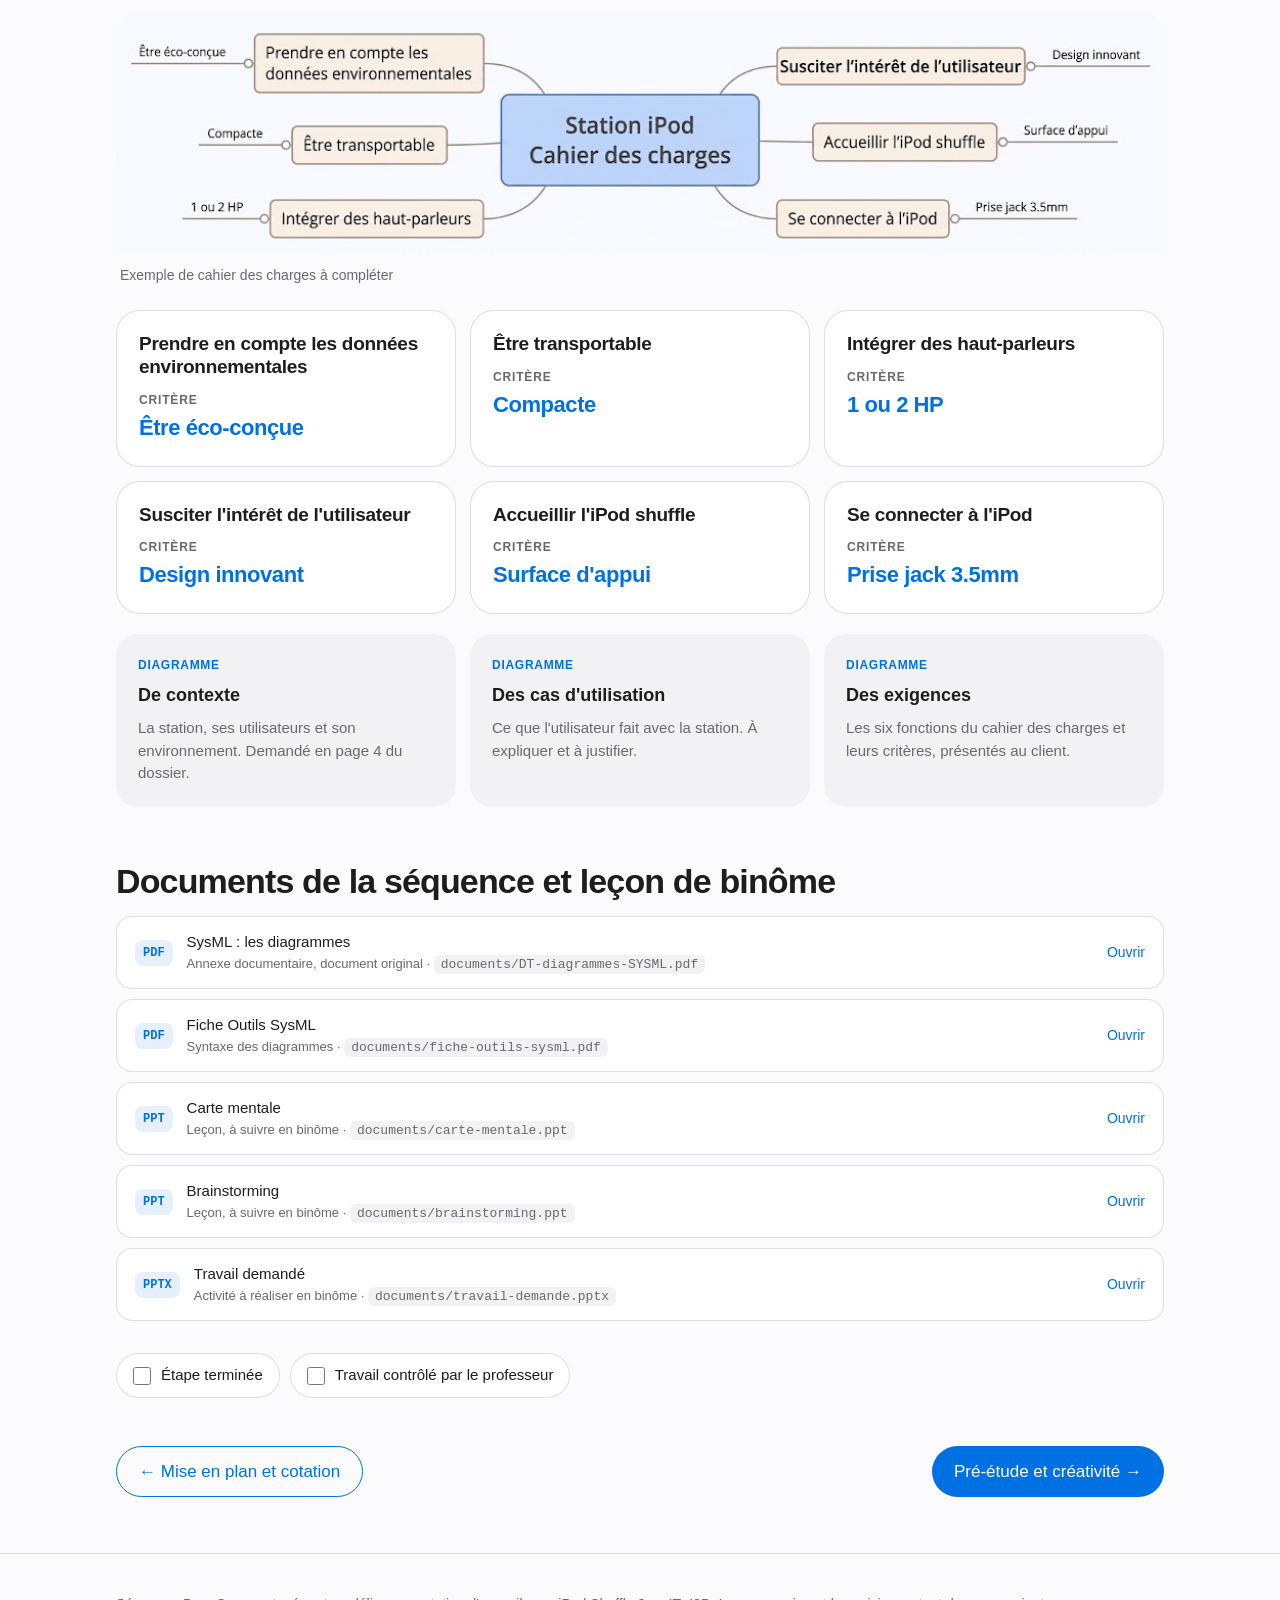
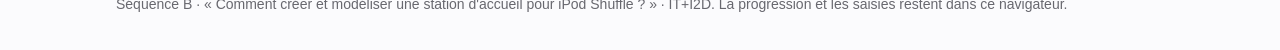
<file: pages/etape3-cahier-des-charges-sysml.html>
<!doctype html>
<html lang="fr">
<head>
<meta charset="utf-8">
<meta name="viewport" content="width=device-width, initial-scale=1">
<title>Étape 3 · Cahier des charges et SysML</title>
<link rel="stylesheet" href="../css/style.css">
</head>
<body><header class="nav"><div class="in"><a class="brand" href="../index.html">Station iPod</a>
<nav aria-label="Navigation de la séquence"><ul><li><a href="../index.html">Accueil</a></li><li><a href="etape1-modeliser-ipod.html" data-step="1">1 · iPod</a></li><li><a href="etape2-mise-en-plan.html" data-step="2">2 · Plan</a></li><li><a href="etape3-cahier-des-charges-sysml.html" aria-current="page" data-step="3">3 · SysML</a></li><li><a href="etape4-creativite.html" data-step="4">4 · Créativité</a></li><li><a href="etape5-modeliser-station.html" data-step="5">5 · Station</a></li><li><a href="etape6-valider.html" data-step="6">6 · Validation</a></li><li><a href="annexe-sysml.html">Annexe SysML</a></li><li><a href="evaluation.html">Évaluation</a></li></ul></nav></div></header>
<main>.


<div class="phead"><div class="in"><p class="crumb"><a href="../index.html">Accueil</a> · Étape 3 sur 6</p>
<p class="eyebrow">Étape 3</p><h1>Cahier des charges et SysML</h1><p class="lead">Le client veut que vous présentiez votre projet avec les diagrammes de description SysML.</p>



<section class="band"><div class="in">
  <img src="../images/diagramme-sysml.png" alt="Outil de modélisation SysML." style="width:100%; height:auto; display:block; border-radius:12px; box-shadow:0 10px 30px rgba(0,0,0,0.08);">
</div></section>



<div class="tool"><b>Outil</b> Fiche Outils SysML <span style="color:var(--muted)">· dossier fiches outils / Fiche outils projet</span></div>
<div class="levels" role="group" aria-label="Niveau d'accompagnement"><span>Niveau</span>
<button class="lv" type="button" data-level="guide" aria-pressed="false">Guidé</button>
<button class="lv" type="button" data-level="standard" aria-pressed="true">Standard</button>
<button class="lv" type="button" data-level="autonome" aria-pressed="false">Autonome</button></div>
<p class="lvdesc" id="lvdesc"></p>
<div class="lvpane" data-level="guide" hidden><div class="cols"><div><h4>À faire, pas à pas</h4><ul class="todo"><li><span>Lire le cahier des charges ci-dessous : six fonctions, six critères.</span></li><li><span>Écrire en une phrase le besoin : à qui sert la station, pour faire quoi ?</span></li><li><span>Diagramme de contexte : placer la station au centre, puis les acteurs et éléments qui l&#x27;entourent.</span></li><li><span>Diagramme des cas d&#x27;utilisation : lister ce que l&#x27;utilisateur fait avec la station.</span></li><li><span>Diagramme des exigences : reprendre les six fonctions et leurs critères.</span></li><li><span>Expliquer et justifier vos diagrammes, puis faire contrôler votre travail.</span></li></ul></div><div><h4>Dans le dossier</h4><div class="deliv"><span class="pg">Page 4</span><span>Diagramme SysML de contexte</span><span>Diagramme SysML des cas d&#x27;utilisation</span></div><h4 style="margin-top:24px">Évalué sur</h4><div class="crit"><span>Énoncer le besoin</span><b>0,5 pt</b></div><div class="crit"><span>Diagrammes de contexte, de cas d&#x27;utilisations expliqués et justifiés</span><b>2 pts</b></div></div></div></div><div class="lvpane" data-level="standard"><div class="cols"><div><h4>À faire</h4><ul class="todo"><li><span>Réaliser le diagramme des cas d&#x27;utilisation.</span></li><li><span>Réaliser le diagramme des exigences.</span></li><li><span>Réaliser le diagramme de contexte demandé dans le dossier.</span></li><li><span>Expliquer et justifier vos diagrammes, puis faire contrôler votre travail.</span></li></ul></div><div><h4>Dans le dossier</h4><div class="deliv"><span class="pg">Page 4</span><span>Diagramme SysML de contexte</span><span>Diagramme SysML des cas d&#x27;utilisation</span></div><h4 style="margin-top:24px">Évalué sur</h4><div class="crit"><span>Énoncer le besoin</span><b>0,5 pt</b></div><div class="crit"><span>Diagrammes de contexte, de cas d&#x27;utilisations expliqués et justifiés</span><b>2 pts</b></div></div></div></div><div class="lvpane" data-level="autonome" hidden><div class="cols"><div><h4>Objectif</h4><ul class="todo"><li><span>Présenter le besoin et le cahier des charges au client avec les diagrammes SysML demandés, expliqués et justifiés. Faire contrôler votre travail.</span></li></ul></div><div><h4>Dans le dossier</h4><div class="deliv"><span class="pg">Page 4</span><span>Diagramme SysML de contexte</span><span>Diagramme SysML des cas d&#x27;utilisation</span></div><h4 style="margin-top:24px">Évalué sur</h4><div class="crit"><span>Énoncer le besoin</span><b>0,5 pt</b></div><div class="crit"><span>Diagrammes de contexte, de cas d&#x27;utilisations expliqués et justifiés</span><b>2 pts</b></div></div></div></div>
</div></div>
<div class="in">
<section class="sec dos" id="dossier"><h3>À compléter dans le dossier à rendre</h3>
<p class="sub">Toutes vos productions vont dans un seul fichier : <b>station-ipod-dossier-a-rendre.docx</b>. Rien ne se dépose sur ce site. Les productions de cette étape se placent en page 4.</p>
<ol class="dsteps"><li>Faites le travail demandé, puis faites-le contrôler.</li><li>Insérez chaque production à sa place dans le dossier.</li><li>Ajoutez une légende ou une explication sous chaque image.</li><li>Enregistrez le fichier avant de passer à l'étape suivante.</li></ol>
<div class="dcard"><h4 class="dh">Page 4 · éléments à insérer</h4><div class="dlist"><label class="tg dit"><input type="checkbox" data-item="s3-0"> <span>Diagramme SysML de contexte</span></label><label class="tg dit"><input type="checkbox" data-item="s3-1"> <span>Diagramme SysML des cas d&#x27;utilisation</span></label></div><p class="note" id="dcount" data-total="2"></p></div>
<h4 class="dh">Conseils</h4><ul class="dtips"><li>Un diagramme par image, avec son titre.</li><li>Sous chaque diagramme, deux phrases qui l&#x27;expliquent et le justifient.</li></ul>
<p style="margin-top:18px"><a class="btn sm" href="../documents/station-ipod-dossier-a-rendre.docx" download>Ouvrir le dossier à rendre</a></p></section>

<section class="sec"><p><a class="btn" href="annexe-sysml.html">Ouvrir l'annexe SysML : les six fiches</a></p></section>
<section class="sec"><h3>Le cahier des charges</h3>
<p class="sub">Six fonctions, chacune avec son critère. Vous les décrivez ici en SysML, puis vous les validez à l'étape 6.</p>
<div class="slots"><figure class="slot has-img"><img src="../images/cahier-des-charges.jpg" alt="Illustration du cahier des charges de la station iPod"><figcaption><span>Exemple de cahier des charges à compléter</span></figcaption></figure></div>
<div class="cdc"><div class="ex"><div class="fn">Prendre en compte les données environnementales</div><div class="cv"><small>Critère</small><b>Être éco-conçue</b></div></div><div class="ex"><div class="fn">Être transportable</div><div class="cv"><small>Critère</small><b>Compacte</b></div></div><div class="ex"><div class="fn">Intégrer des haut-parleurs</div><div class="cv"><small>Critère</small><b>1 ou 2 HP</b></div></div><div class="ex"><div class="fn">Susciter l&#x27;intérêt de l&#x27;utilisateur</div><div class="cv"><small>Critère</small><b>Design innovant</b></div></div><div class="ex"><div class="fn">Accueillir l&#x27;iPod shuffle</div><div class="cv"><small>Critère</small><b>Surface d&#x27;appui</b></div></div><div class="ex"><div class="fn">Se connecter à l&#x27;iPod</div><div class="cv"><small>Critère</small><b>Prise jack 3.5mm</b></div></div></div>
<div class="sysml">
<div><small>Diagramme</small><b>De contexte</b><p>La station, ses utilisateurs et son environnement. Demandé en page 4 du dossier.</p></div>
<div><small>Diagramme</small><b>Des cas d'utilisation</b><p>Ce que l'utilisateur fait avec la station. À expliquer et à justifier.</p></div>
<div><small>Diagramme</small><b>Des exigences</b><p>Les six fonctions du cahier des charges et leurs critères, présentés au client.</p></div></div></section>



<section class="sec"><h3>Documents de la séquence et leçon de binôme</h3><ul class="docs"><li><a href="../documents/DT-diagrammes-SYSML.pdf" download><span class="ext">PDF</span><span class="nm">SysML : les diagrammes<small>Annexe documentaire, document original · <code>documents/DT-diagrammes-SYSML.pdf</code></small></span><span class="dl">Ouvrir</span></a></li><li><a href="../documents/fiche-outils-sysml.pdf" download><span class="ext">PDF</span><span class="nm">Fiche Outils SysML<small>Syntaxe des diagrammes · <code>documents/fiche-outils-sysml.pdf</code></small></span><span class="dl">Ouvrir</span></a></li><li><a href="../documents/carte-mentale.ppt" download><span class="ext">PPT</span><span class="nm">Carte mentale<small>Leçon, à suivre en binôme · <code>documents/carte-mentale.ppt</code></small></span><span class="dl">Ouvrir</span></a></li><li><a href="../documents/brainstorming.ppt" download><span class="ext">PPT</span><span class="nm">Brainstorming<small>Leçon, à suivre en binôme · <code>documents/brainstorming.ppt</code></small></span><span class="dl">Ouvrir</span></a></li><li><a href="../documents/travail-demande.pptx" download><span class="ext">PPTX</span><span class="nm">Travail demandé<small>Activité à réaliser en binôme · <code>documents/travail-demande.pptx</code></small></span><span class="dl">Ouvrir</span></a></li></ul></section>
<div class="checks"><label class="tg"><input type="checkbox" id="cdone" data-step="3"> Étape terminée</label><label class="tg"><input type="checkbox" id="cctrl" data-step="3"> Travail contrôlé par le professeur</label></div>
<div class="pager"><a class="btn ghost" href="etape2-mise-en-plan.html">← Mise en plan et cotation</a><a class="btn" href="etape4-creativite.html">Pré-étude et créativité →</a></div>
</div></main>
<footer><div class="in">Séquence B · « Comment créer et modéliser une station d'accueil pour iPod Shuffle ? » · IT+I2D. La progression et les saisies restent dans ce navigateur.</div></footer>
<script src="../js/main.js"></script>
</body>
</html>
</file>
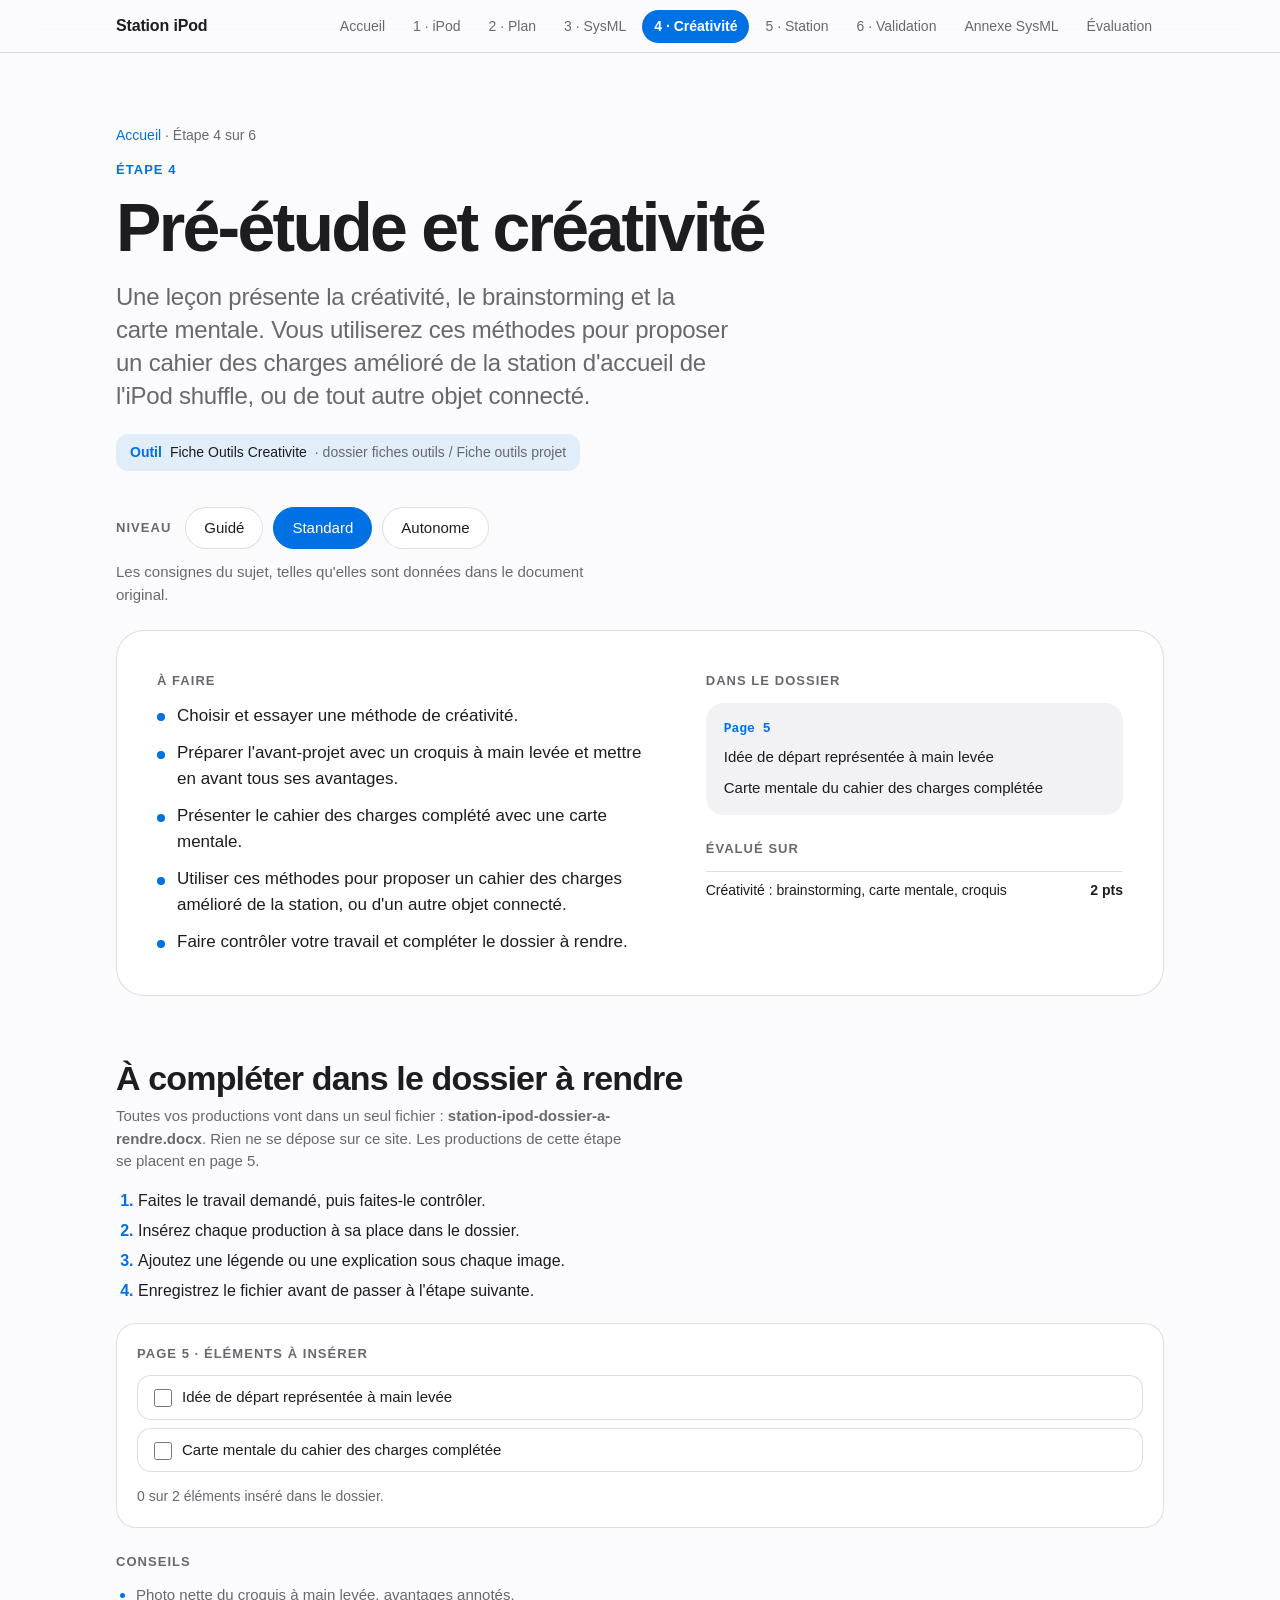
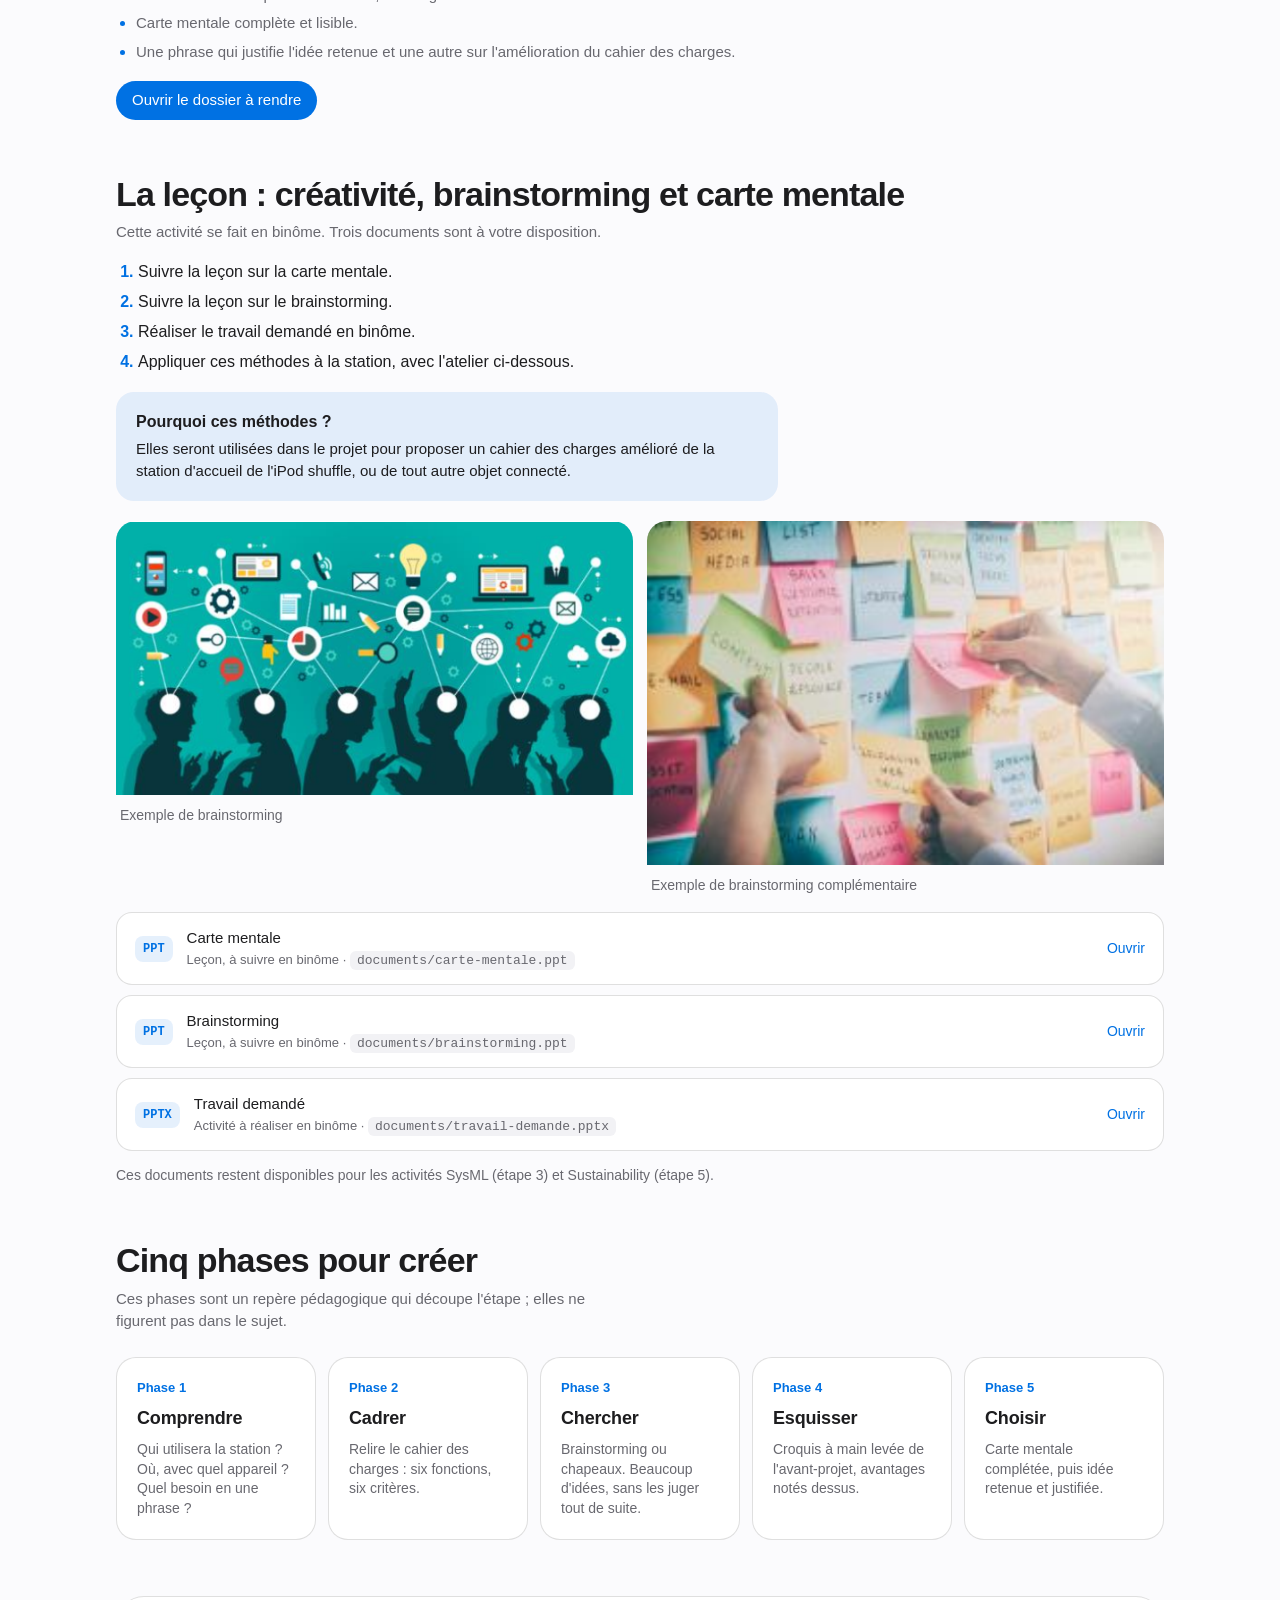
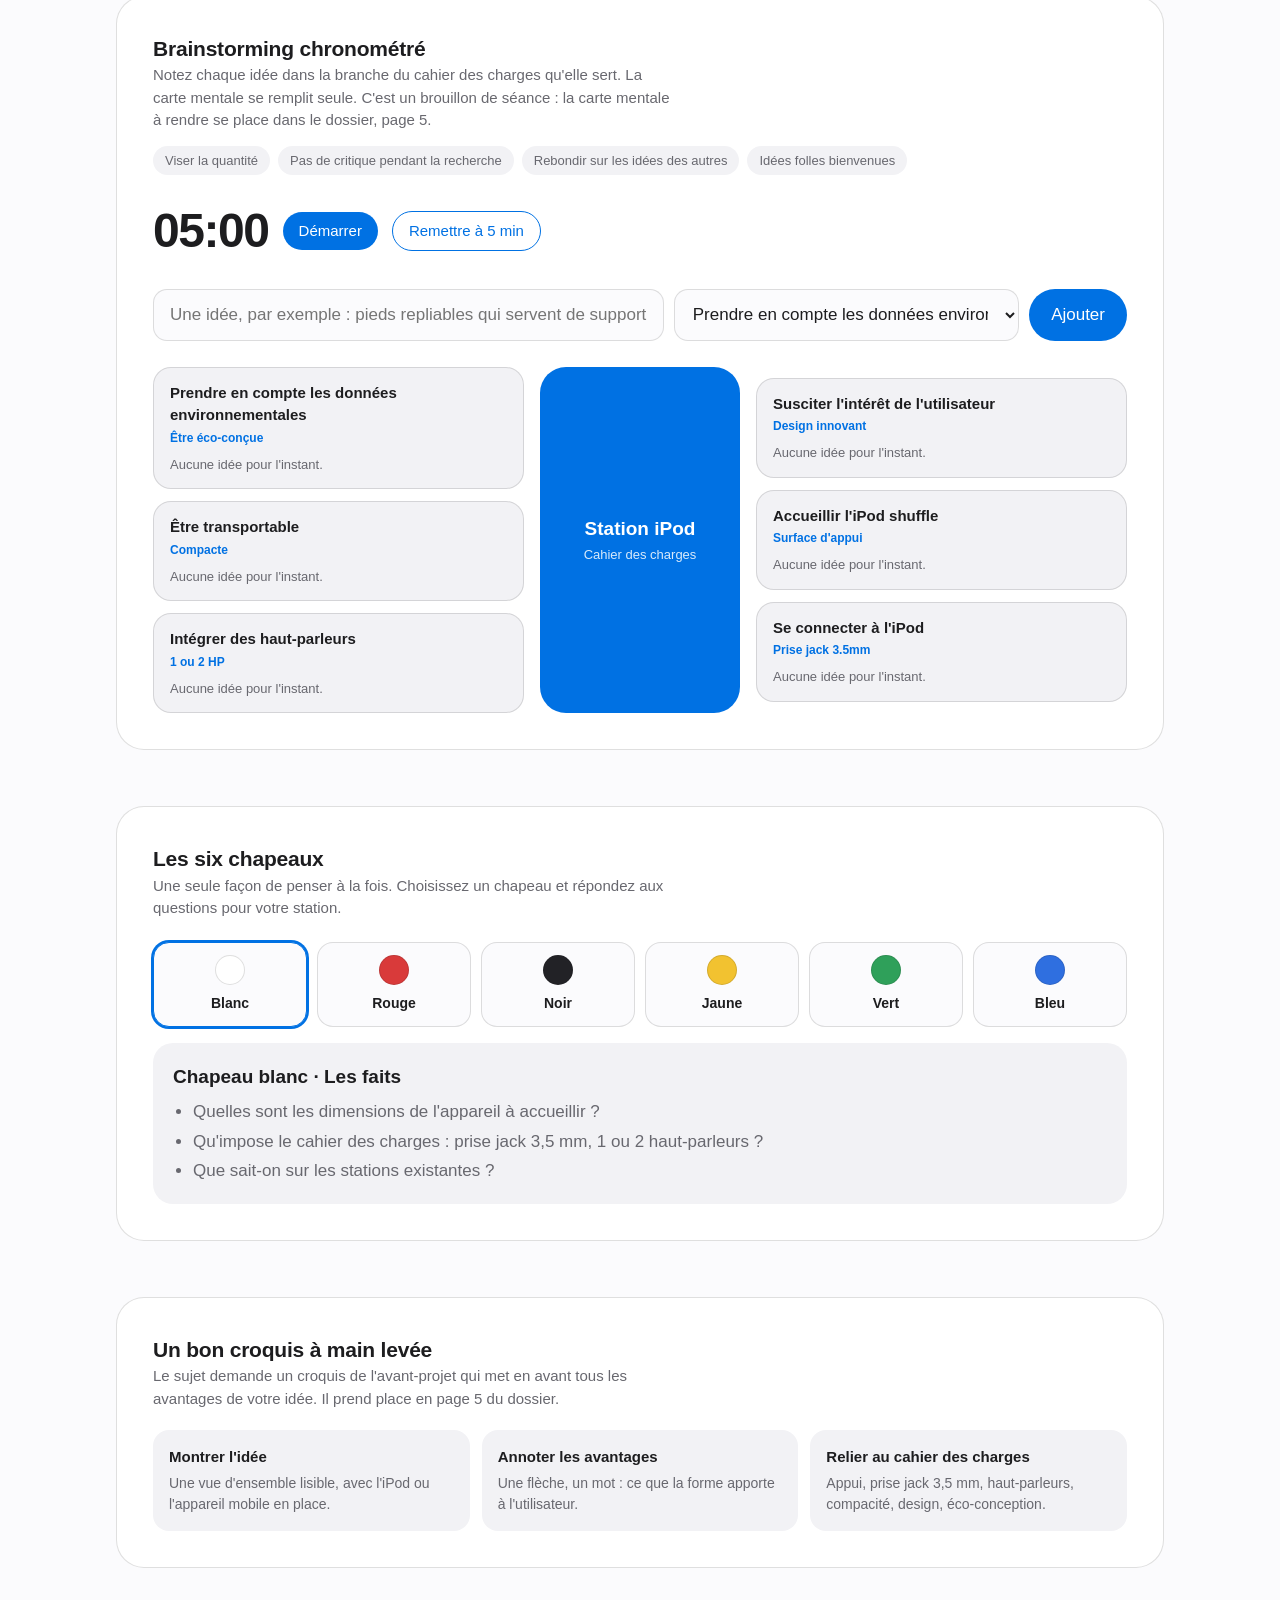
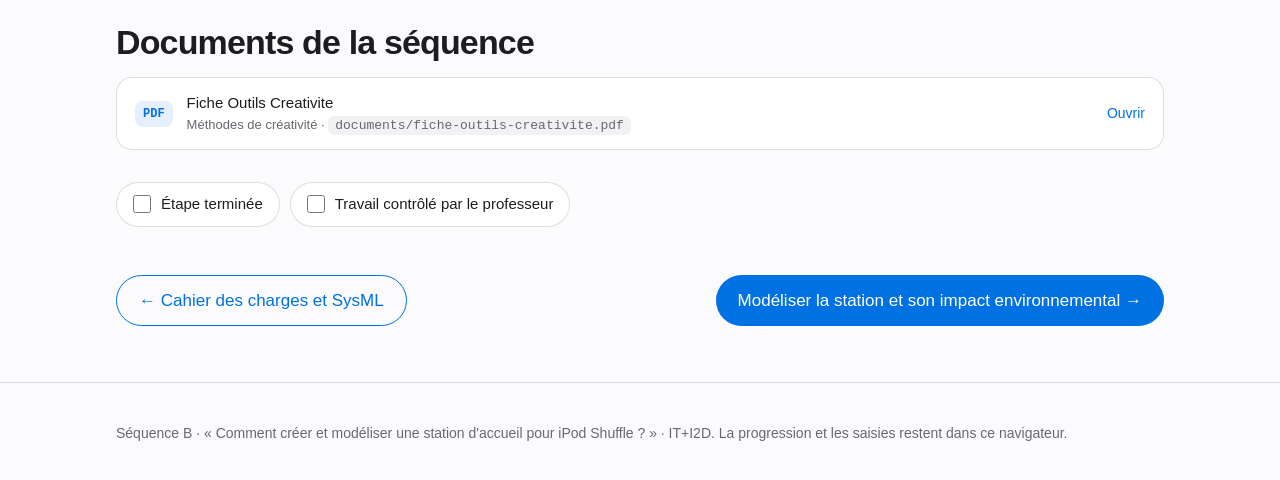
<file: pages/etape4-creativite.html>
<!doctype html>
<html lang="fr">
<head>
<meta charset="utf-8">
<meta name="viewport" content="width=device-width, initial-scale=1">
<title>Étape 4 · Pré-étude et créativité</title>
<link rel="stylesheet" href="../css/style.css">
</head>
<body><header class="nav"><div class="in"><a class="brand" href="../index.html">Station iPod</a>
<nav aria-label="Navigation de la séquence"><ul><li><a href="../index.html">Accueil</a></li><li><a href="etape1-modeliser-ipod.html" data-step="1">1 · iPod</a></li><li><a href="etape2-mise-en-plan.html" data-step="2">2 · Plan</a></li><li><a href="etape3-cahier-des-charges-sysml.html" data-step="3">3 · SysML</a></li><li><a href="etape4-creativite.html" aria-current="page" data-step="4">4 · Créativité</a></li><li><a href="etape5-modeliser-station.html" data-step="5">5 · Station</a></li><li><a href="etape6-valider.html" data-step="6">6 · Validation</a></li><li><a href="annexe-sysml.html">Annexe SysML</a></li><li><a href="evaluation.html">Évaluation</a></li></ul></nav></div></header>
<main>
<div class="phead"><div class="in"><p class="crumb"><a href="../index.html">Accueil</a> · Étape 4 sur 6</p>
<p class="eyebrow">Étape 4</p><h1>Pré-étude et créativité</h1><p class="lead">Une leçon présente la créativité, le brainstorming et la carte mentale. Vous utiliserez ces méthodes pour proposer un cahier des charges amélioré de la station d&#x27;accueil de l&#x27;iPod shuffle, ou de tout autre objet connecté.</p>
<div class="tool"><b>Outil</b> Fiche Outils Creativite <span style="color:var(--muted)">· dossier fiches outils / Fiche outils projet</span></div>
<div class="levels" role="group" aria-label="Niveau d'accompagnement"><span>Niveau</span>
<button class="lv" type="button" data-level="guide" aria-pressed="false">Guidé</button>
<button class="lv" type="button" data-level="standard" aria-pressed="true">Standard</button>
<button class="lv" type="button" data-level="autonome" aria-pressed="false">Autonome</button></div>
<p class="lvdesc" id="lvdesc"></p>
<div class="lvpane" data-level="guide" hidden><div class="cols"><div><h4>À faire, pas à pas</h4><ul class="todo"><li><span>Relire le cahier des charges : quelle fonction voulez-vous traiter en premier ?</span></li><li><span>Choisir une méthode : brainstorming de 5 minutes ou chapeaux. Notez toutes les idées, sans les juger.</span></li><li><span>Classer les idées dans la carte mentale ci-dessous, branche par branche.</span></li><li><span>Choisir une idée et la dessiner à main levée. Écrire sur le croquis ses avantages.</span></li><li><span>Justifier ce choix en une ou deux phrases, puis en déduire ce qu&#x27;il faut améliorer dans le cahier des charges.</span></li><li><span>Faire contrôler votre travail et compléter le dossier à rendre.</span></li></ul></div><div><h4>Dans le dossier</h4><div class="deliv"><span class="pg">Page 5</span><span>Idée de départ représentée à main levée</span><span>Carte mentale du cahier des charges complétée</span></div><h4 style="margin-top:24px">Évalué sur</h4><div class="crit"><span>Créativité : brainstorming, carte mentale, croquis</span><b>2 pts</b></div></div></div></div><div class="lvpane" data-level="standard"><div class="cols"><div><h4>À faire</h4><ul class="todo"><li><span>Choisir et essayer une méthode de créativité.</span></li><li><span>Préparer l&#x27;avant-projet avec un croquis à main levée et mettre en avant tous ses avantages.</span></li><li><span>Présenter le cahier des charges complété avec une carte mentale.</span></li><li><span>Utiliser ces méthodes pour proposer un cahier des charges amélioré de la station, ou d&#x27;un autre objet connecté.</span></li><li><span>Faire contrôler votre travail et compléter le dossier à rendre.</span></li></ul></div><div><h4>Dans le dossier</h4><div class="deliv"><span class="pg">Page 5</span><span>Idée de départ représentée à main levée</span><span>Carte mentale du cahier des charges complétée</span></div><h4 style="margin-top:24px">Évalué sur</h4><div class="crit"><span>Créativité : brainstorming, carte mentale, croquis</span><b>2 pts</b></div></div></div></div><div class="lvpane" data-level="autonome" hidden><div class="cols"><div><h4>Objectif</h4><ul class="todo"><li><span>Mener une démarche de créativité de votre choix et présenter l&#x27;avant-projet de votre station, avec ses avantages, sur un croquis à main levée et une carte mentale. Faire contrôler votre travail.</span></li></ul></div><div><h4>Dans le dossier</h4><div class="deliv"><span class="pg">Page 5</span><span>Idée de départ représentée à main levée</span><span>Carte mentale du cahier des charges complétée</span></div><h4 style="margin-top:24px">Évalué sur</h4><div class="crit"><span>Créativité : brainstorming, carte mentale, croquis</span><b>2 pts</b></div></div></div></div>
</div></div>
<div class="in">
<section class="sec dos" id="dossier"><h3>À compléter dans le dossier à rendre</h3>
<p class="sub">Toutes vos productions vont dans un seul fichier : <b>station-ipod-dossier-a-rendre.docx</b>. Rien ne se dépose sur ce site. Les productions de cette étape se placent en page 5.</p>
<ol class="dsteps"><li>Faites le travail demandé, puis faites-le contrôler.</li><li>Insérez chaque production à sa place dans le dossier.</li><li>Ajoutez une légende ou une explication sous chaque image.</li><li>Enregistrez le fichier avant de passer à l'étape suivante.</li></ol>
<div class="dcard"><h4 class="dh">Page 5 · éléments à insérer</h4><div class="dlist"><label class="tg dit"><input type="checkbox" data-item="s4-0"> <span>Idée de départ représentée à main levée</span></label><label class="tg dit"><input type="checkbox" data-item="s4-1"> <span>Carte mentale du cahier des charges complétée</span></label></div><p class="note" id="dcount" data-total="2"></p></div>
<h4 class="dh">Conseils</h4><ul class="dtips"><li>Photo nette du croquis à main levée, avantages annotés.</li><li>Carte mentale complète et lisible.</li><li>Une phrase qui justifie l&#x27;idée retenue et une autre sur l&#x27;amélioration du cahier des charges.</li></ul>
<p style="margin-top:18px"><a class="btn sm" href="../documents/station-ipod-dossier-a-rendre.docx" download>Ouvrir le dossier à rendre</a></p></section>

<section class="sec" id="lecon"><h3>La leçon : créativité, brainstorming et carte mentale</h3>
<p class="sub">Cette activité se fait en binôme. Trois documents sont à votre disposition.</p>
<div class="lesson">
<ol class="dsteps"><li>Suivre la leçon sur la carte mentale.</li><li>Suivre la leçon sur le brainstorming.</li><li>Réaliser le travail demandé en binôme.</li><li>Appliquer ces méthodes à la station, avec l'atelier ci-dessous.</li></ol>
<div class="callout"><b>Pourquoi ces méthodes ?</b><p>Elles seront utilisées dans le projet pour proposer un cahier des charges amélioré de la station d'accueil de l'iPod shuffle, ou de tout autre objet connecté.</p></div></div>
<div class="slots"><figure class="slot has-img"><img src="../images/brainstorming.PNG" alt="Exemple de brainstorming sur la station iPod"><figcaption><span>Exemple de brainstorming</span></figcaption></figure><figure class="slot has-img"><img src="../images/brainstorming2.PNG" alt="Deuxième exemple de brainstorming sur la station iPod"><figcaption><span>Exemple de brainstorming complémentaire</span></figcaption></figure></div>
<ul class="docs"><li><a href="../documents/carte-mentale.ppt" download><span class="ext">PPT</span><span class="nm">Carte mentale<small>Leçon, à suivre en binôme · <code>documents/carte-mentale.ppt</code></small></span><span class="dl">Ouvrir</span></a></li><li><a href="../documents/brainstorming.ppt" download><span class="ext">PPT</span><span class="nm">Brainstorming<small>Leçon, à suivre en binôme · <code>documents/brainstorming.ppt</code></small></span><span class="dl">Ouvrir</span></a></li><li><a href="../documents/travail-demande.pptx" download><span class="ext">PPTX</span><span class="nm">Travail demandé<small>Activité à réaliser en binôme · <code>documents/travail-demande.pptx</code></small></span><span class="dl">Ouvrir</span></a></li></ul>
<p class="note">Ces documents restent disponibles pour les activités SysML (étape 3) et Sustainability (étape 5).</p></section>



<section class="sec"><h3>Cinq phases pour créer</h3>
<p class="sub">Ces phases sont un repère pédagogique qui découpe l'étape ; elles ne figurent pas dans le sujet.</p>
<div class="phases">
<div class="ph"><small>Phase 1</small><b>Comprendre</b><p>Qui utilisera la station ? Où, avec quel appareil ? Quel besoin en une phrase ?</p></div>
<div class="ph"><small>Phase 2</small><b>Cadrer</b><p>Relire le cahier des charges : six fonctions, six critères.</p></div>
<div class="ph"><small>Phase 3</small><b>Chercher</b><p>Brainstorming ou chapeaux. Beaucoup d'idées, sans les juger tout de suite.</p></div>
<div class="ph"><small>Phase 4</small><b>Esquisser</b><p>Croquis à main levée de l'avant-projet, avantages notés dessus.</p></div>
<div class="ph"><small>Phase 5</small><b>Choisir</b><p>Carte mentale complétée, puis idée retenue et justifiée.</p></div></div></section>

<section class="sec"><div class="card">
<h3>Brainstorming chronométré</h3>
<p class="sub">Notez chaque idée dans la branche du cahier des charges qu'elle sert. La carte mentale se remplit seule. C'est un brouillon de séance : la carte mentale à rendre se place dans le dossier, page 5.</p>
<div class="rules"><span class="chip">Viser la quantité</span><span class="chip">Pas de critique pendant la recherche</span><span class="chip">Rebondir sur les idées des autres</span><span class="chip">Idées folles bienvenues</span></div>
<div class="timer"><div class="clock" id="clock">05:00</div><button class="btn sm" id="tstart" type="button">Démarrer</button><button class="btn sm ghost" id="treset" type="button">Remettre à 5 min</button></div>
<form class="addf" id="addf"><input type="text" id="idea" placeholder="Une idée, par exemple : pieds repliables qui servent de support" aria-label="Nouvelle idée" maxlength="120"><select id="branch" aria-label="Branche du cahier des charges"></select><button class="btn" type="submit">Ajouter</button></form>
<div class="mind" id="mind"></div></div></section>

<section class="sec"><div class="card">
<h3>Les six chapeaux</h3>
<p class="sub">Une seule façon de penser à la fois. Choisissez un chapeau et répondez aux questions pour votre station.</p>
<div class="hats" id="hats"></div><div class="hatbox" id="hatbox"></div></div></section>

<section class="sec"><div class="card">
<h3>Un bon croquis à main levée</h3>
<p class="sub">Le sujet demande un croquis de l'avant-projet qui met en avant tous les avantages de votre idée. Il prend place en page 5 du dossier.</p>
<div class="sk"><div><b>Montrer l'idée</b><span>Une vue d'ensemble lisible, avec l'iPod ou l'appareil mobile en place.</span></div>
<div><b>Annoter les avantages</b><span>Une flèche, un mot : ce que la forme apporte à l'utilisateur.</span></div>
<div><b>Relier au cahier des charges</b><span>Appui, prise jack 3,5 mm, haut-parleurs, compacité, design, éco-conception.</span></div></div></div></section>



<section class="sec"><h3>Documents de la séquence</h3><ul class="docs"><li><a href="../documents/fiche-outils-creativite.pdf" download><span class="ext">PDF</span><span class="nm">Fiche Outils Creativite<small>Méthodes de créativité · <code>documents/fiche-outils-creativite.pdf</code></small></span><span class="dl">Ouvrir</span></a></li></ul></section>
<div class="checks"><label class="tg"><input type="checkbox" id="cdone" data-step="4"> Étape terminée</label><label class="tg"><input type="checkbox" id="cctrl" data-step="4"> Travail contrôlé par le professeur</label></div>
<div class="pager"><a class="btn ghost" href="etape3-cahier-des-charges-sysml.html">← Cahier des charges et SysML</a><a class="btn" href="etape5-modeliser-station.html">Modéliser la station et son impact environnemental →</a></div>
</div></main>
<footer><div class="in">Séquence B · « Comment créer et modéliser une station d'accueil pour iPod Shuffle ? » · IT+I2D. La progression et les saisies restent dans ce navigateur.</div></footer>
<script src="../js/main.js"></script>
</body>
</html>
</file>
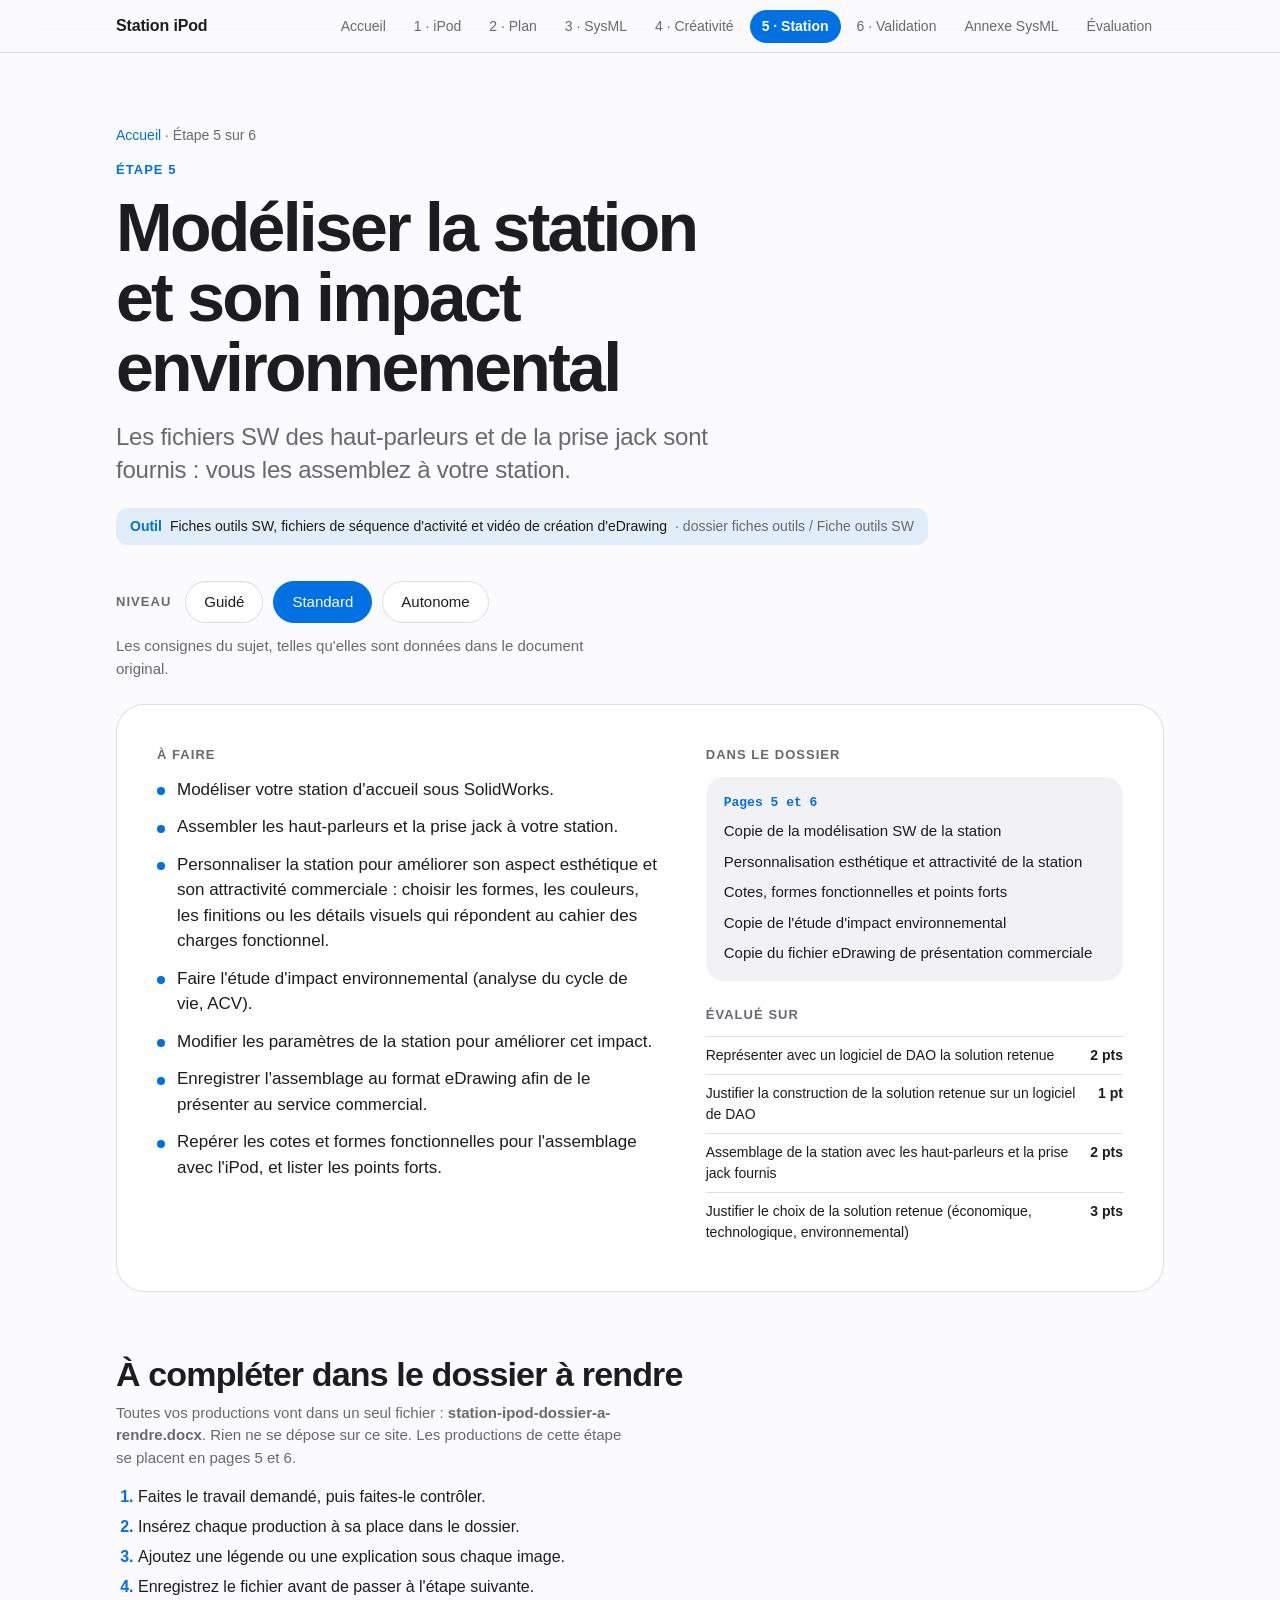
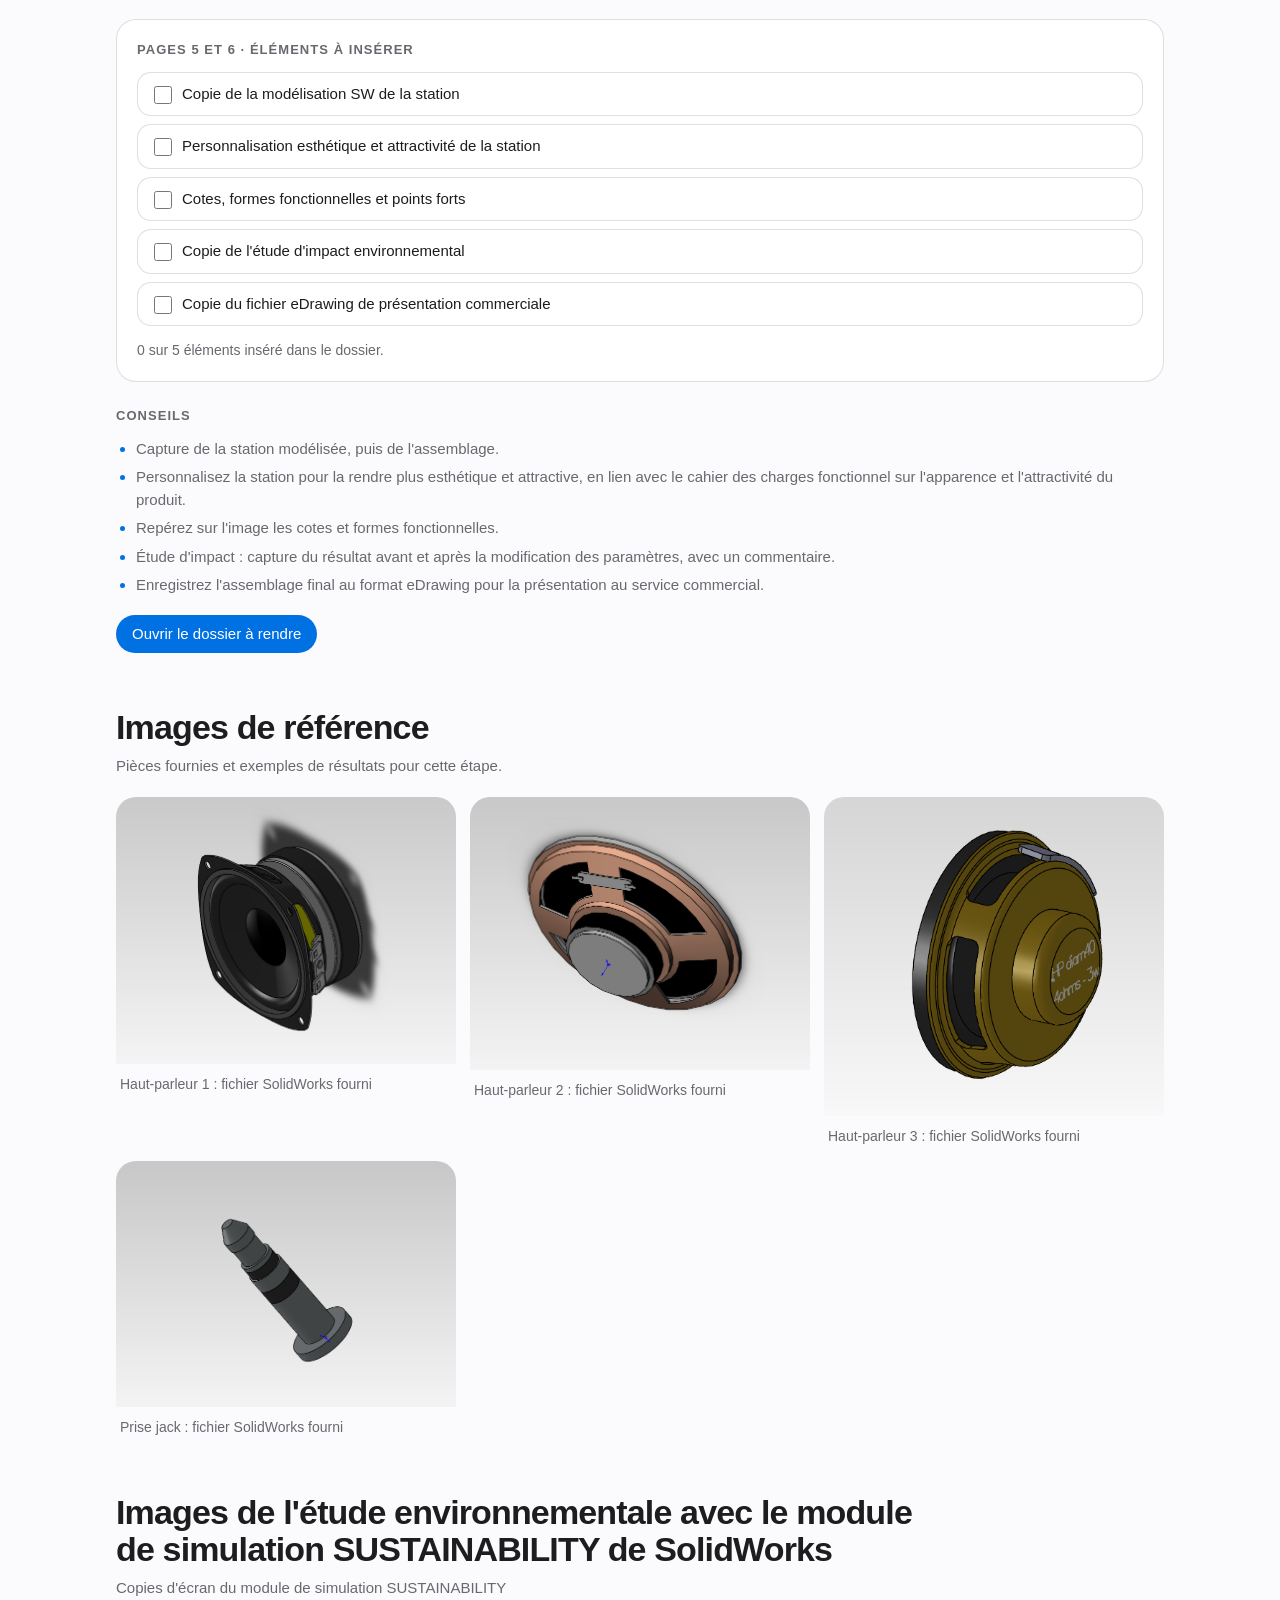
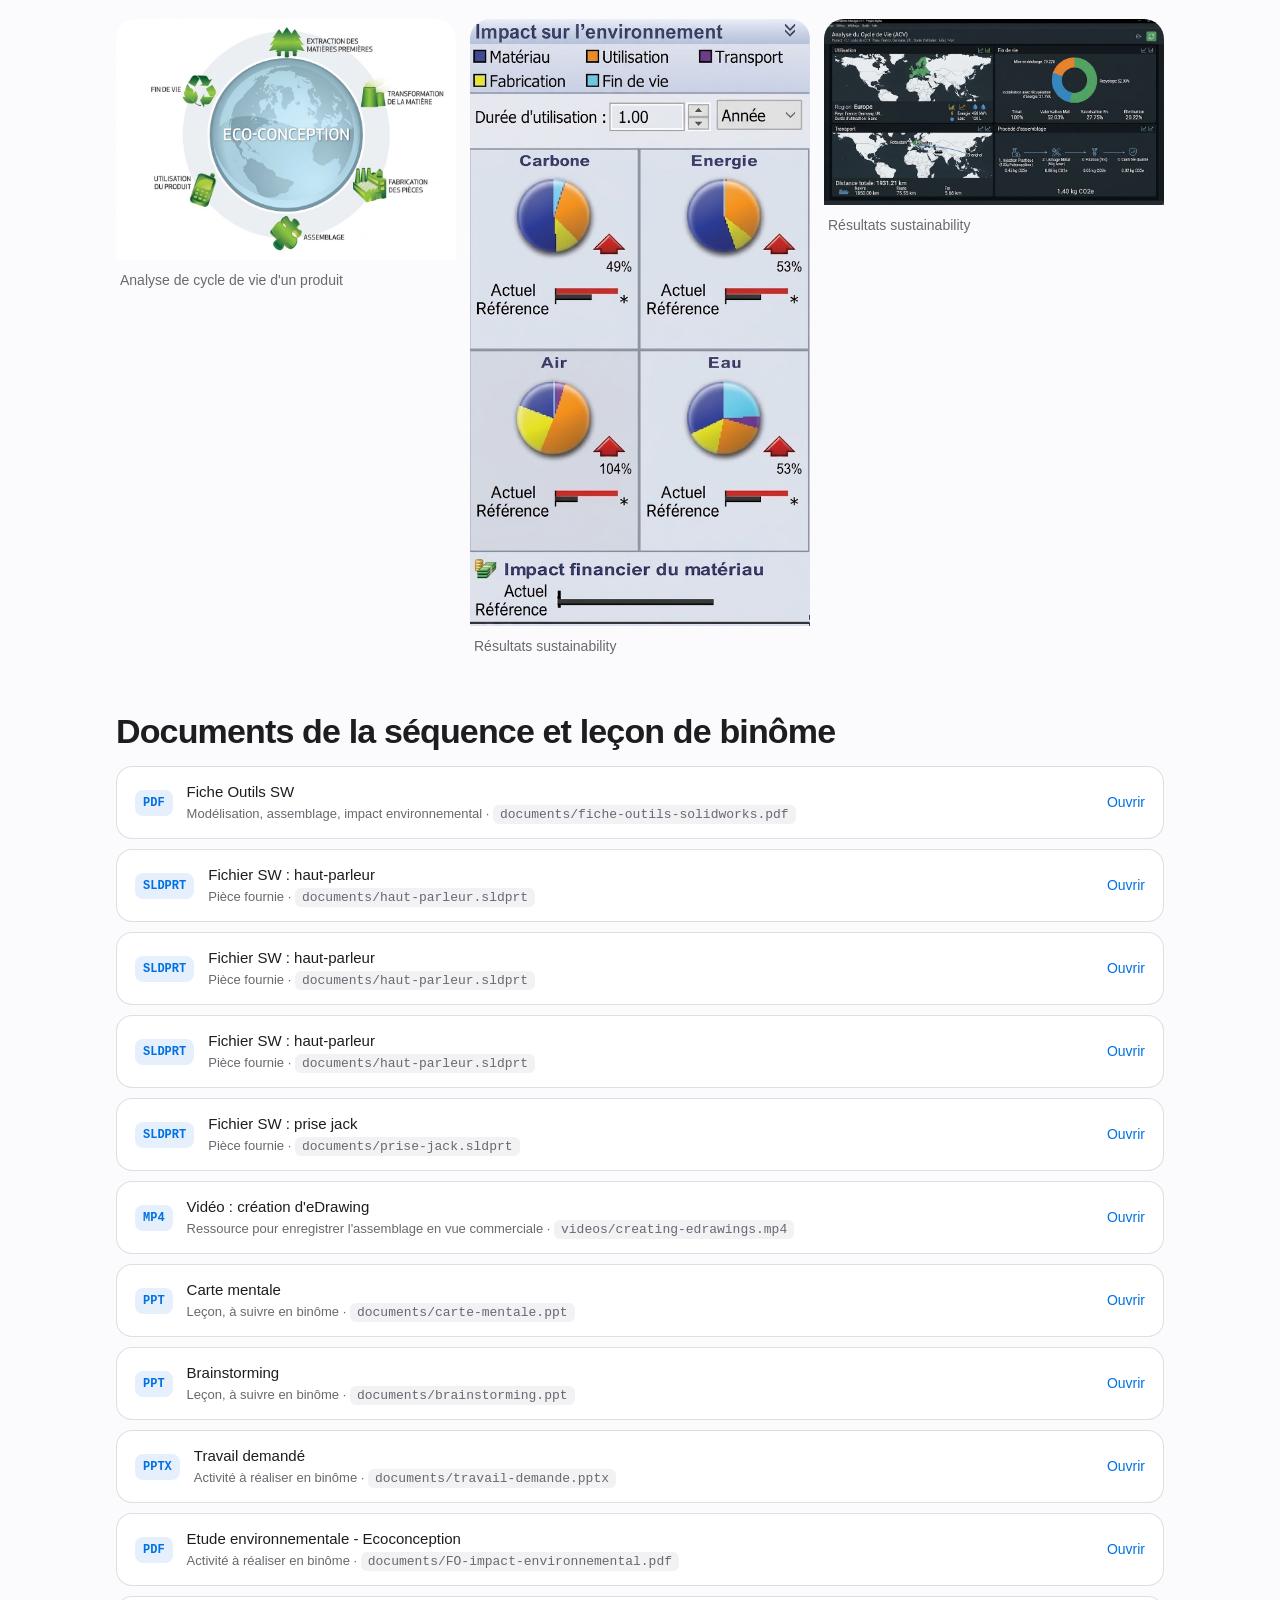
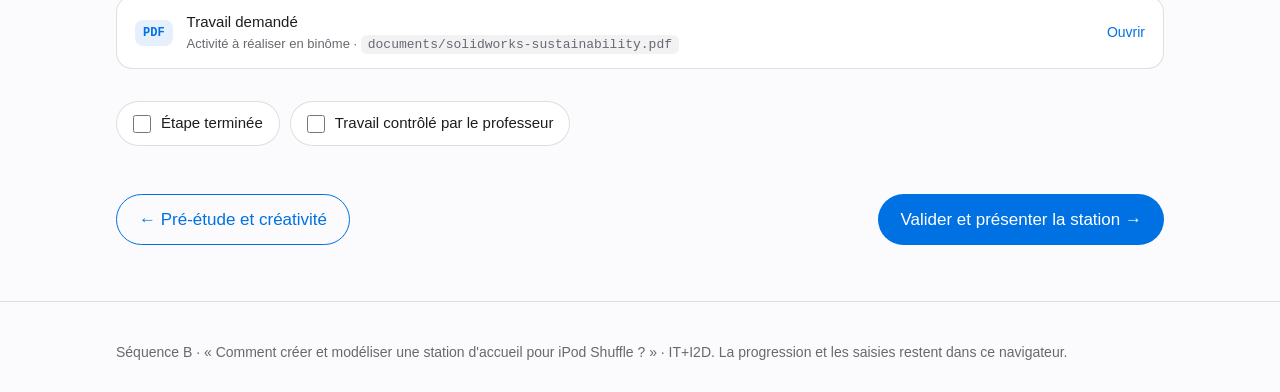
<file: pages/etape5-modeliser-station.html>
<!doctype html>
<html lang="fr">
<head>
<meta charset="utf-8">
<meta name="viewport" content="width=device-width, initial-scale=1">
<title>Étape 5 · Modéliser la station et son impact environnemental</title>
<link rel="stylesheet" href="../css/style.css">
</head>
<body><header class="nav"><div class="in"><a class="brand" href="../index.html">Station iPod</a>
<nav aria-label="Navigation de la séquence"><ul><li><a href="../index.html">Accueil</a></li><li><a href="etape1-modeliser-ipod.html" data-step="1">1 · iPod</a></li><li><a href="etape2-mise-en-plan.html" data-step="2">2 · Plan</a></li><li><a href="etape3-cahier-des-charges-sysml.html" data-step="3">3 · SysML</a></li><li><a href="etape4-creativite.html" data-step="4">4 · Créativité</a></li><li><a href="etape5-modeliser-station.html" aria-current="page" data-step="5">5 · Station</a></li><li><a href="etape6-valider.html" data-step="6">6 · Validation</a></li><li><a href="annexe-sysml.html">Annexe SysML</a></li><li><a href="evaluation.html">Évaluation</a></li></ul></nav></div></header>
<main>
<div class="phead"><div class="in"><p class="crumb"><a href="../index.html">Accueil</a> · Étape 5 sur 6</p>
<p class="eyebrow">Étape 5</p><h1>Modéliser la station et son impact environnemental</h1><p class="lead">Les fichiers SW des haut-parleurs et de la prise jack sont fournis : vous les assemblez à votre station.</p>
<div class="tool"><b>Outil</b> Fiches outils SW, fichiers de séquence d&#x27;activité et vidéo de création d&#x27;eDrawing <span style="color:var(--muted)">· dossier fiches outils / Fiche outils SW</span></div>
<div class="levels" role="group" aria-label="Niveau d'accompagnement"><span>Niveau</span>
<button class="lv" type="button" data-level="guide" aria-pressed="false">Guidé</button>
<button class="lv" type="button" data-level="standard" aria-pressed="true">Standard</button>
<button class="lv" type="button" data-level="autonome" aria-pressed="false">Autonome</button></div>
<p class="lvdesc" id="lvdesc"></p>
<div class="lvpane" data-level="guide" hidden><div class="cols"><div><h4>À faire, pas à pas</h4><ul class="todo"><li><span>Reprendre votre idée choisie à l&#x27;étape 4 et les cotes relevées à l&#x27;étape 2.</span></li><li><span>Modéliser la pièce principale de la station : esquisse, cotes, volume.</span></li><li><span>Ouvrir les fichiers fournis (haut-parleurs, prise jack) et préparer l&#x27;assemblage.</span></li><li><span>Assembler les haut-parleurs et la prise jack à votre station.</span></li><li><span>Personnaliser la station d&#x27;accueil pour la rendre plus esthétique et attractive : choisir une forme, une couleur, une finition ou des éléments décoratifs qui renforcent l&#x27;aspect visuel et marketing du produit, selon le cahier des charges fonctionnel.</span></li><li><span>Lancer l&#x27;étude d&#x27;impact environnemental (analyse du cycle de vie), puis modifier les paramètres pour l&#x27;améliorer.</span></li><li><span>Enregistrer l&#x27;assemblage au format eDrawing et préparer la vue de présentation destinée au service commercial.</span></li><li><span>Repérer les cotes et formes fonctionnelles pour l&#x27;assemblage avec l&#x27;iPod, lister les points forts, puis faire contrôler.</span></li></ul></div><div><h4>Dans le dossier</h4><div class="deliv"><span class="pg">Pages 5 et 6</span><span>Copie de la modélisation SW de la station</span><span>Personnalisation esthétique et attractivité de la station</span><span>Cotes, formes fonctionnelles et points forts</span><span>Copie de l&#x27;étude d&#x27;impact environnemental</span><span>Copie du fichier eDrawing de présentation commerciale</span></div><h4 style="margin-top:24px">Évalué sur</h4><div class="crit"><span>Représenter avec un logiciel de DAO la solution retenue</span><b>2 pts</b></div><div class="crit"><span>Justifier la construction de la solution retenue sur un logiciel de DAO</span><b>1 pt</b></div><div class="crit"><span>Assemblage de la station avec les haut-parleurs et la prise jack fournis</span><b>2 pts</b></div><div class="crit"><span>Justifier le choix de la solution retenue (économique, technologique, environnemental)</span><b>3 pts</b></div></div></div></div><div class="lvpane" data-level="standard"><div class="cols"><div><h4>À faire</h4><ul class="todo"><li><span>Modéliser votre station d&#x27;accueil sous SolidWorks.</span></li><li><span>Assembler les haut-parleurs et la prise jack à votre station.</span></li><li><span>Personnaliser la station pour améliorer son aspect esthétique et son attractivité commerciale : choisir les formes, les couleurs, les finitions ou les détails visuels qui répondent au cahier des charges fonctionnel.</span></li><li><span>Faire l&#x27;étude d&#x27;impact environnemental (analyse du cycle de vie, ACV).</span></li><li><span>Modifier les paramètres de la station pour améliorer cet impact.</span></li><li><span>Enregistrer l&#x27;assemblage au format eDrawing afin de le présenter au service commercial.</span></li><li><span>Repérer les cotes et formes fonctionnelles pour l&#x27;assemblage avec l&#x27;iPod, et lister les points forts.</span></li></ul></div><div><h4>Dans le dossier</h4><div class="deliv"><span class="pg">Pages 5 et 6</span><span>Copie de la modélisation SW de la station</span><span>Personnalisation esthétique et attractivité de la station</span><span>Cotes, formes fonctionnelles et points forts</span><span>Copie de l&#x27;étude d&#x27;impact environnemental</span><span>Copie du fichier eDrawing de présentation commerciale</span></div><h4 style="margin-top:24px">Évalué sur</h4><div class="crit"><span>Représenter avec un logiciel de DAO la solution retenue</span><b>2 pts</b></div><div class="crit"><span>Justifier la construction de la solution retenue sur un logiciel de DAO</span><b>1 pt</b></div><div class="crit"><span>Assemblage de la station avec les haut-parleurs et la prise jack fournis</span><b>2 pts</b></div><div class="crit"><span>Justifier le choix de la solution retenue (économique, technologique, environnemental)</span><b>3 pts</b></div></div></div></div><div class="lvpane" data-level="autonome" hidden><div class="cols"><div><h4>Objectif</h4><ul class="todo"><li><span>Modéliser votre station avec les haut-parleurs et la prise jack fournis, la personnaliser pour améliorer son attractivité esthétique, mesurer son impact environnemental et l&#x27;améliorer. Enregistrer l&#x27;assemblage au format eDrawing pour la présentation commerciale. Repérer les cotes et formes fonctionnelles, lister les points forts.</span></li></ul></div><div><h4>Dans le dossier</h4><div class="deliv"><span class="pg">Pages 5 et 6</span><span>Copie de la modélisation SW de la station</span><span>Personnalisation esthétique et attractivité de la station</span><span>Cotes, formes fonctionnelles et points forts</span><span>Copie de l&#x27;étude d&#x27;impact environnemental</span><span>Copie du fichier eDrawing de présentation commerciale</span></div><h4 style="margin-top:24px">Évalué sur</h4><div class="crit"><span>Représenter avec un logiciel de DAO la solution retenue</span><b>2 pts</b></div><div class="crit"><span>Justifier la construction de la solution retenue sur un logiciel de DAO</span><b>1 pt</b></div><div class="crit"><span>Assemblage de la station avec les haut-parleurs et la prise jack fournis</span><b>2 pts</b></div><div class="crit"><span>Justifier le choix de la solution retenue (économique, technologique, environnemental)</span><b>3 pts</b></div></div></div></div>
</div></div>
<div class="in">
<section class="sec dos" id="dossier"><h3>À compléter dans le dossier à rendre</h3>
<p class="sub">Toutes vos productions vont dans un seul fichier : <b>station-ipod-dossier-a-rendre.docx</b>. Rien ne se dépose sur ce site. Les productions de cette étape se placent en pages 5 et 6.</p>
<ol class="dsteps"><li>Faites le travail demandé, puis faites-le contrôler.</li><li>Insérez chaque production à sa place dans le dossier.</li><li>Ajoutez une légende ou une explication sous chaque image.</li><li>Enregistrez le fichier avant de passer à l'étape suivante.</li></ol>
<div class="dcard"><h4 class="dh">Pages 5 et 6 · éléments à insérer</h4><div class="dlist"><label class="tg dit"><input type="checkbox" data-item="s5-0"> <span>Copie de la modélisation SW de la station</span></label><label class="tg dit"><input type="checkbox" data-item="s5-1"> <span>Personnalisation esthétique et attractivité de la station</span></label><label class="tg dit"><input type="checkbox" data-item="s5-2"> <span>Cotes, formes fonctionnelles et points forts</span></label><label class="tg dit"><input type="checkbox" data-item="s5-3"> <span>Copie de l&#x27;étude d&#x27;impact environnemental</span></label><label class="tg dit"><input type="checkbox" data-item="s5-4"> <span>Copie du fichier eDrawing de présentation commerciale</span></label></div><p class="note" id="dcount" data-total="5"></p></div>
<h4 class="dh">Conseils</h4><ul class="dtips"><li>Capture de la station modélisée, puis de l&#x27;assemblage.</li><li>Personnalisez la station pour la rendre plus esthétique et attractive, en lien avec le cahier des charges fonctionnel sur l&#x27;apparence et l&#x27;attractivité du produit.</li><li>Repérez sur l&#x27;image les cotes et formes fonctionnelles.</li><li>Étude d&#x27;impact : capture du résultat avant et après la modification des paramètres, avec un commentaire.</li><li>Enregistrez l&#x27;assemblage final au format eDrawing pour la présentation au service commercial.</li></ul>
<p style="margin-top:18px"><a class="btn sm" href="../documents/station-ipod-dossier-a-rendre.docx" download>Ouvrir le dossier à rendre</a></p></section>



<section class="sec"><h3>Images de référence</h3><p class="sub">Pièces fournies et exemples de résultats pour cette étape.</p><div class="slots"><figure class="slot"><img src="../images/hp1.PNG" alt="Haut-parleur fourni" loading="lazy" onload="this.parentNode.classList.add('has-img')" onerror="this.remove()">
<figcaption><b>Image à insérer</b><span class="path"><code>../images/hp1.PNG</code></span><span>Haut-parleur 1 : fichier SolidWorks fourni</span></figcaption></figure><figure class="slot"><img src="../images/hp2.PNG" alt="Prise jack fournie" loading="lazy" onload="this.parentNode.classList.add('has-img')" onerror="this.remove()">
<figcaption><b>Image à insérer</b><span class="path"><code>../images/hp2.PNG</code></span><span>Haut-parleur 2 : fichier SolidWorks fourni</span></figcaption></figure><figure class="slot"><img src="../images/hp3.PNG" alt="Exemple d&#x27;assemblage de la station" loading="lazy" onload="this.parentNode.classList.add('has-img')" onerror="this.remove()">
<figcaption><b>Image à insérer</b><span class="path"><code>../images/hp3.PNG</code></span><span>Haut-parleur 3 : fichier SolidWorks fourni</span></figcaption></figure><figure class="slot"><img src="../images/jack.PNG" alt="Exemple d&#x27;étude d&#x27;impact environnemental" loading="lazy" onload="this.parentNode.classList.add('has-img')" onerror="this.remove()">
<figcaption><b>Image à insérer</b><span class="path"><code>../images/jack.PNG</code></span><span>Prise jack : fichier SolidWorks fourni</span></figcaption></figure></div></section>

<section class="sec"><h3>Images de l'étude environnementale avec le module de simulation SUSTAINABILITY de SolidWorks</h3><p class="sub">Copies d'écran du module de simulation SUSTAINABILITY</p><div class="slots"><figure class="slot"><img src="../images/acv-slwks.jpg" alt="Analyse de cycle de vie d'un produit" loading="lazy" onload="this.parentNode.classList.add('has-img')" onerror="this.remove()">
<figcaption><b>Image à insérer</b><span class="path"><code>../images/hp1.PNG</code></span><span>Analyse de cycle de vie d'un produit</span></figcaption></figure><figure class="slot"><img src="../images/resultats-sustainility.jpg" alt="Résultats sustainability" loading="lazy" onload="this.parentNode.classList.add('has-img')" onerror="this.remove()">
<figcaption><b>Image à insérer</b><span class="path"></span><span>Résultats sustainability</span></figcaption></figure><figure class="slot"><img src="../images/fenetre-sustainility.jpg" alt="Fenêtre sustainability" loading="lazy" onload="this.parentNode.classList.add('has-img')" onerror="this.remove()">
<figcaption><b>Image à insérer</b><span class="path"></span><span>Résultats sustainability</span></figcaption></figure></div></section>


<section class="sec"><h3>Documents de la séquence et leçon de binôme</h3><ul class="docs"><li><a href="../documents/fiche-outils-solidworks.pdf" download><span class="ext">PDF</span><span class="nm">Fiche Outils SW<small>Modélisation, assemblage, impact environnemental · <code>documents/fiche-outils-solidworks.pdf</code></small></span><span class="dl">Ouvrir</span></a></li><li><a href="../documents/haut-parleur7-20.SLDPRT" download><span class="ext">SLDPRT</span><span class="nm">Fichier SW : haut-parleur<small>Pièce fournie · <code>documents/haut-parleur.sldprt</code></small></span><span class="dl">Ouvrir</span></a></li><li><a href="../documents/haut-parleur100.SLDPRT" download><span class="ext">SLDPRT</span><span class="nm">Fichier SW : haut-parleur<small>Pièce fournie · <code>documents/haut-parleur.sldprt</code></small></span><span class="dl">Ouvrir</span></a></li><li><a href="../documents/haut-parleurD40-4o-3w.SLDPRT" download><span class="ext">SLDPRT</span><span class="nm">Fichier SW : haut-parleur<small>Pièce fournie · <code>documents/haut-parleur.sldprt</code></small></span><span class="dl">Ouvrir</span></a></li><li><a href="../documents/Jack 3.5mm.SLDPRT" download><span class="ext">SLDPRT</span><span class="nm">Fichier SW : prise jack<small>Pièce fournie · <code>documents/prise-jack.sldprt</code></small></span><span class="dl">Ouvrir</span></a></li><li><a href="../videos/guide-to-creating-edrawings.mp4" download><span class="ext">MP4</span><span class="nm">Vidéo : création d&#x27;eDrawing<small>Ressource pour enregistrer l&#x27;assemblage en vue commerciale · <code>videos/creating-edrawings.mp4</code></small></span><span class="dl">Ouvrir</span></a></li><li><a href="../documents/carte-mentale.ppt" download><span class="ext">PPT</span><span class="nm">Carte mentale<small>Leçon, à suivre en binôme · <code>documents/carte-mentale.ppt</code></small></span><span class="dl">Ouvrir</span></a></li><li><a href="../documents/brainstorming.ppt" download><span class="ext">PPT</span><span class="nm">Brainstorming<small>Leçon, à suivre en binôme · <code>documents/brainstorming.ppt</code></small></span><span class="dl">Ouvrir</span></a></li><li><a href="../documents/travail-demande.pptx" download><span class="ext">PPTX</span><span class="nm">Travail demandé<small>Activité à réaliser en binôme · <code>documents/travail-demande.pptx</code></small></span><span class="dl">Ouvrir</span></a></li><li><a href="../documents/FO-impact-environnemental.pdf" download><span class="ext">PDF</span><span class="nm">Etude environnementale - Ecoconception <small>Activité à réaliser en binôme · <code>documents/FO-impact-environnemental.pdf</code></small></span><span class="dl">Ouvrir</span></a></li><li><a href="../documents/solidworks-sustainability.pdf" download><span class="ext">PDF</span><span class="nm">Travail demandé<small>Activité à réaliser en binôme · <code>documents/solidworks-sustainability.pdf</code></small></span><span class="dl">Ouvrir</span></a></li></ul></section>
<div class="checks"><label class="tg"><input type="checkbox" id="cdone" data-step="5"> Étape terminée</label><label class="tg"><input type="checkbox" id="cctrl" data-step="5"> Travail contrôlé par le professeur</label></div>
<div class="pager"><a class="btn ghost" href="etape4-creativite.html">← Pré-étude et créativité</a><a class="btn" href="etape6-valider.html">Valider et présenter la station →</a></div>
</div></main>
<footer><div class="in">Séquence B · « Comment créer et modéliser une station d'accueil pour iPod Shuffle ? » · IT+I2D. La progression et les saisies restent dans ce navigateur.</div></footer>
<script src="../js/main.js"></script>
</body>
</html>
</file>
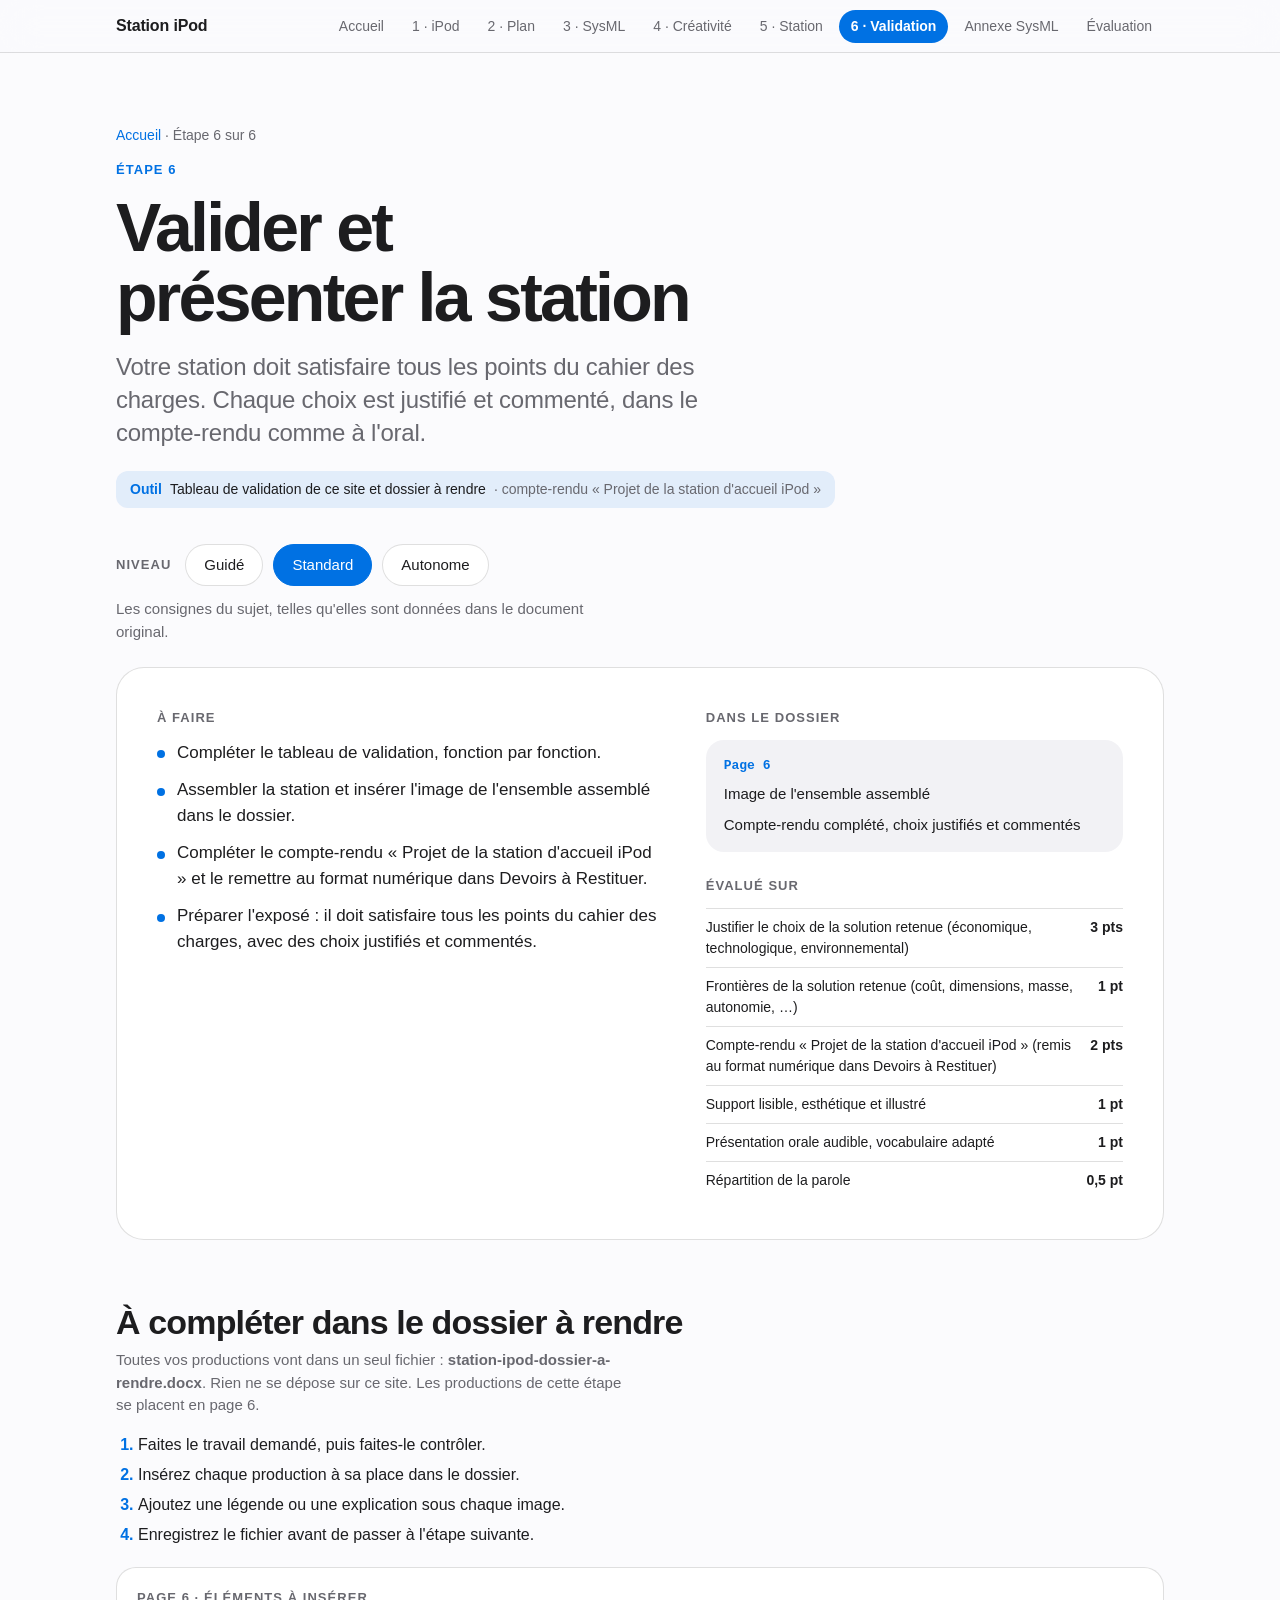
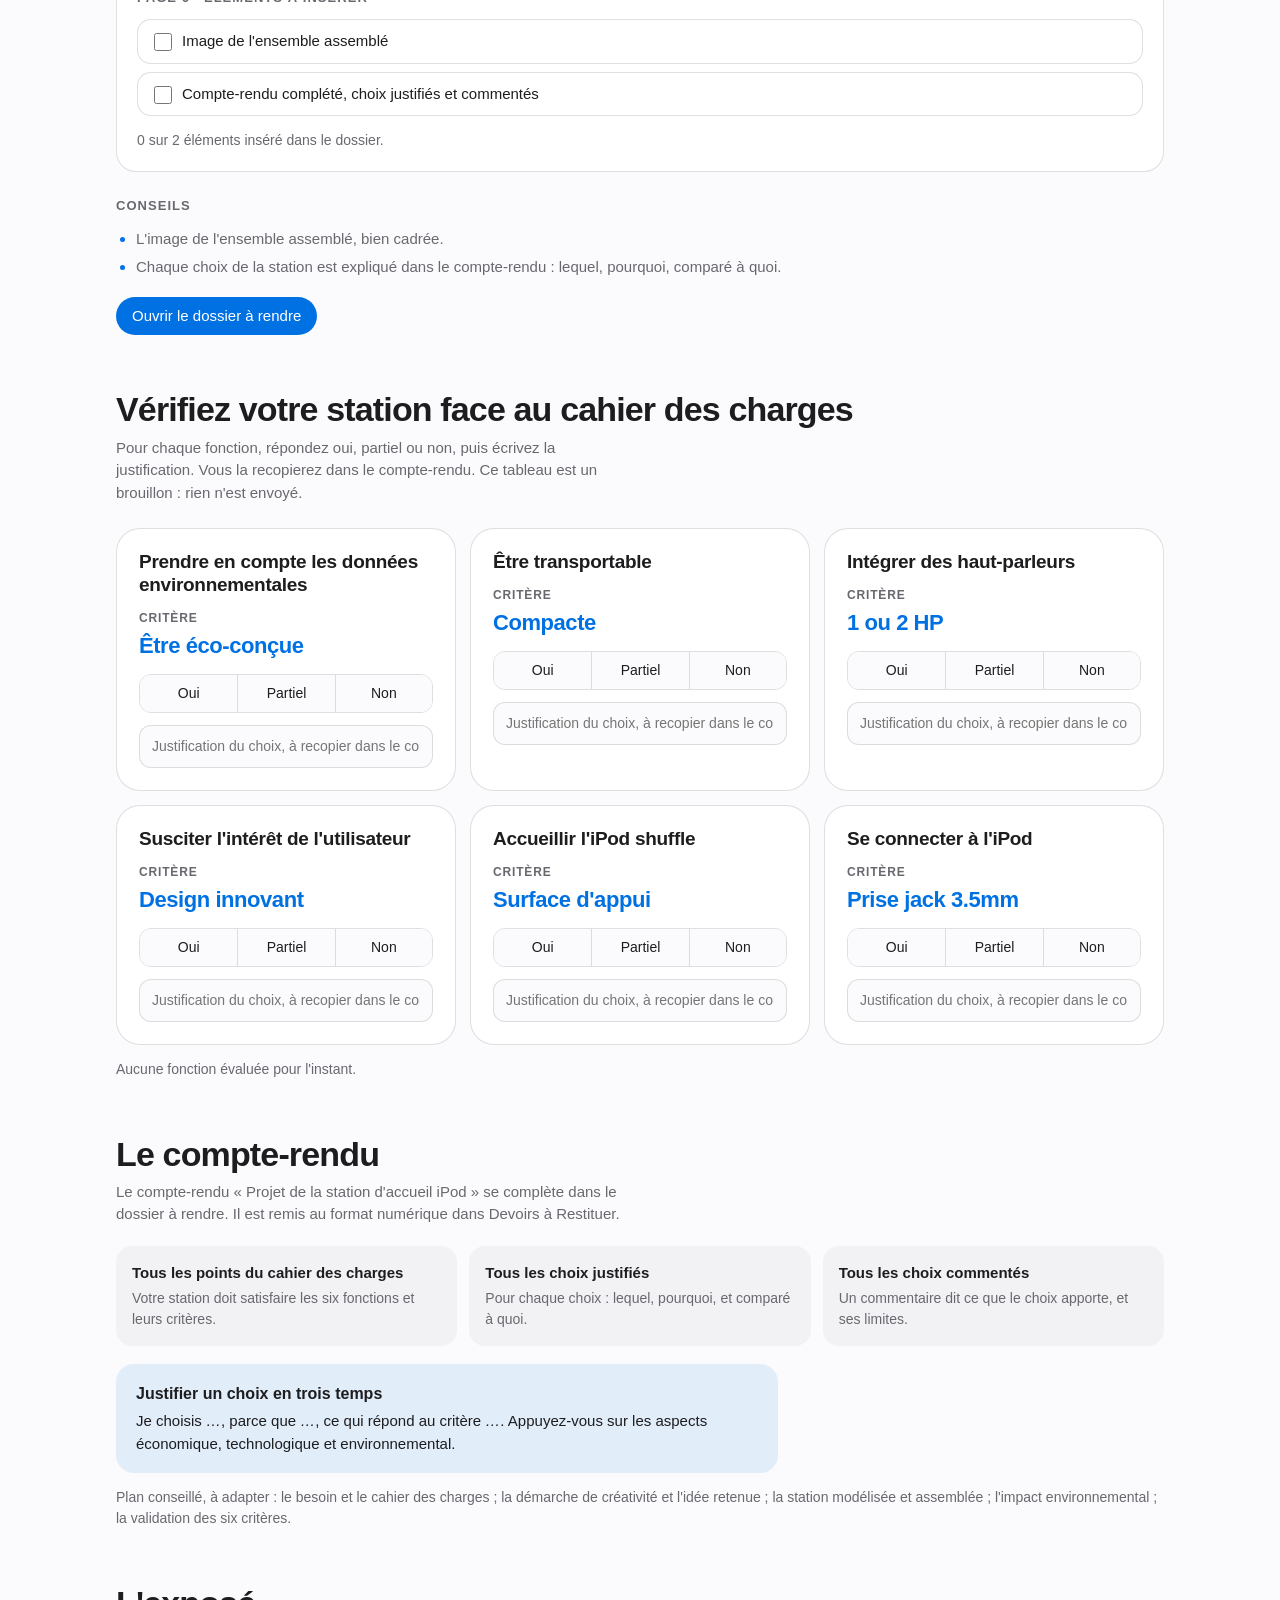
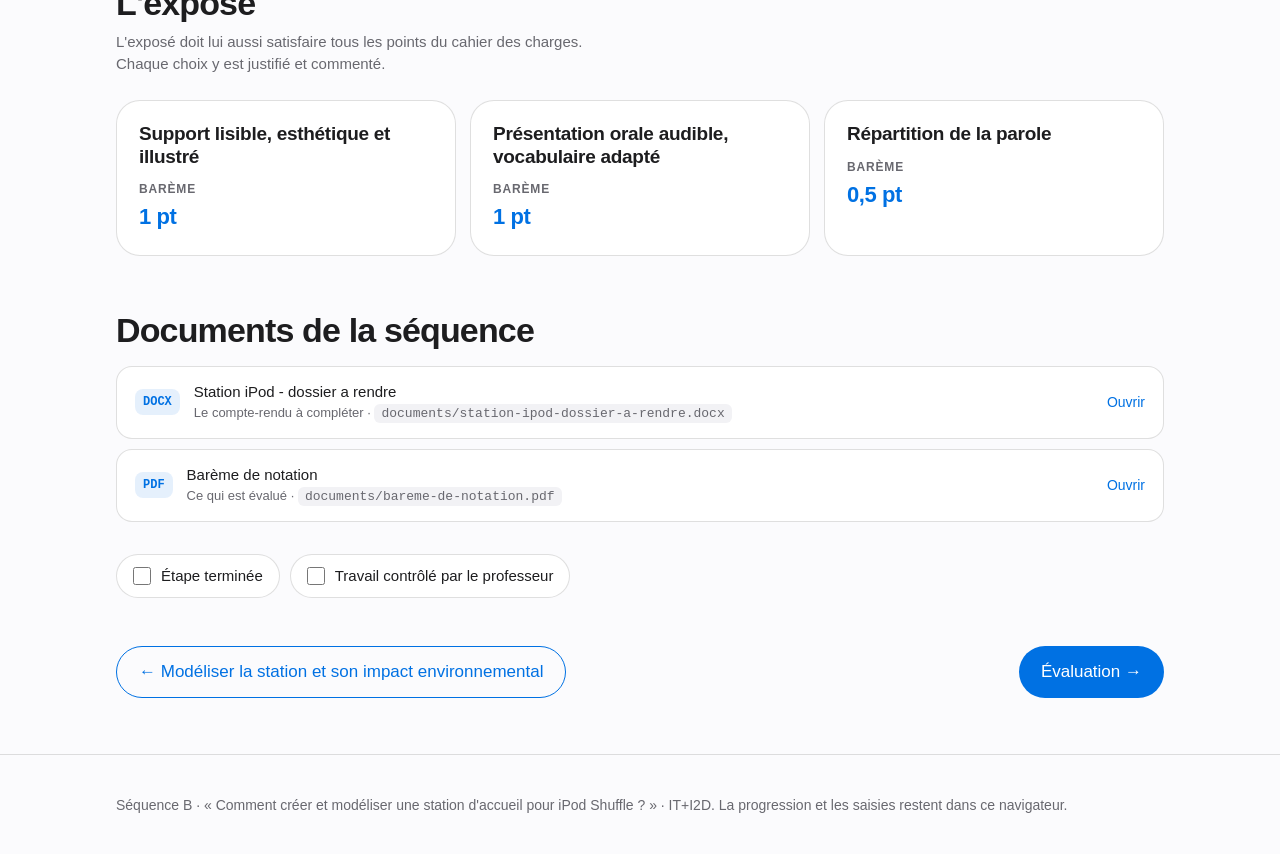
<file: pages/etape6-valider.html>
<!doctype html>
<html lang="fr">
<head>
<meta charset="utf-8">
<meta name="viewport" content="width=device-width, initial-scale=1">
<title>Étape 6 · Valider et présenter la station</title>
<link rel="stylesheet" href="../css/style.css">
</head>
<body><header class="nav"><div class="in"><a class="brand" href="../index.html">Station iPod</a>
<nav aria-label="Navigation de la séquence"><ul><li><a href="../index.html">Accueil</a></li><li><a href="etape1-modeliser-ipod.html" data-step="1">1 · iPod</a></li><li><a href="etape2-mise-en-plan.html" data-step="2">2 · Plan</a></li><li><a href="etape3-cahier-des-charges-sysml.html" data-step="3">3 · SysML</a></li><li><a href="etape4-creativite.html" data-step="4">4 · Créativité</a></li><li><a href="etape5-modeliser-station.html" data-step="5">5 · Station</a></li><li><a href="etape6-valider.html" aria-current="page" data-step="6">6 · Validation</a></li><li><a href="annexe-sysml.html">Annexe SysML</a></li><li><a href="evaluation.html">Évaluation</a></li></ul></nav></div></header>
<main>
<div class="phead"><div class="in"><p class="crumb"><a href="../index.html">Accueil</a> · Étape 6 sur 6</p>
<p class="eyebrow">Étape 6</p><h1>Valider et présenter la station</h1><p class="lead">Votre station doit satisfaire tous les points du cahier des charges. Chaque choix est justifié et commenté, dans le compte-rendu comme à l&#x27;oral.</p>
<div class="tool"><b>Outil</b> Tableau de validation de ce site et dossier à rendre <span style="color:var(--muted)">· compte-rendu « Projet de la station d&#x27;accueil iPod »</span></div>
<div class="levels" role="group" aria-label="Niveau d'accompagnement"><span>Niveau</span>
<button class="lv" type="button" data-level="guide" aria-pressed="false">Guidé</button>
<button class="lv" type="button" data-level="standard" aria-pressed="true">Standard</button>
<button class="lv" type="button" data-level="autonome" aria-pressed="false">Autonome</button></div>
<p class="lvdesc" id="lvdesc"></p>
<div class="lvpane" data-level="guide" hidden><div class="cols"><div><h4>À faire, pas à pas</h4><ul class="todo"><li><span>Reprendre les six fonctions et leurs critères.</span></li><li><span>Pour chaque fonction, répondre oui, partiel ou non dans le tableau ci-dessous.</span></li><li><span>Écrire où l&#x27;on voit la réponse dans votre solution et pourquoi vous avez fait ce choix.</span></li><li><span>Assembler la station et insérer l&#x27;image de l&#x27;ensemble assemblé dans le dossier.</span></li><li><span>Terminer le compte-rendu : chaque choix est expliqué, comparé et commenté.</span></li><li><span>Préparer l&#x27;exposé : répartir la parole, préparer un support lisible et illustré, puis faire contrôler.</span></li></ul></div><div><h4>Dans le dossier</h4><div class="deliv"><span class="pg">Page 6</span><span>Image de l&#x27;ensemble assemblé</span><span>Compte-rendu complété, choix justifiés et commentés</span></div><h4 style="margin-top:24px">Évalué sur</h4><div class="crit"><span>Justifier le choix de la solution retenue (économique, technologique, environnemental)</span><b>3 pts</b></div><div class="crit"><span>Frontières de la solution retenue (coût, dimensions, masse, autonomie, …)</span><b>1 pt</b></div><div class="crit"><span>Compte-rendu « Projet de la station d&#x27;accueil iPod » (remis au format numérique dans Devoirs à Restituer)</span><b>2 pts</b></div><div class="crit"><span>Support lisible, esthétique et illustré</span><b>1 pt</b></div><div class="crit"><span>Présentation orale audible, vocabulaire adapté</span><b>1 pt</b></div><div class="crit"><span>Répartition de la parole</span><b>0,5 pt</b></div></div></div></div><div class="lvpane" data-level="standard"><div class="cols"><div><h4>À faire</h4><ul class="todo"><li><span>Compléter le tableau de validation, fonction par fonction.</span></li><li><span>Assembler la station et insérer l&#x27;image de l&#x27;ensemble assemblé dans le dossier.</span></li><li><span>Compléter le compte-rendu « Projet de la station d&#x27;accueil iPod » et le remettre au format numérique dans Devoirs à Restituer.</span></li><li><span>Préparer l&#x27;exposé : il doit satisfaire tous les points du cahier des charges, avec des choix justifiés et commentés.</span></li></ul></div><div><h4>Dans le dossier</h4><div class="deliv"><span class="pg">Page 6</span><span>Image de l&#x27;ensemble assemblé</span><span>Compte-rendu complété, choix justifiés et commentés</span></div><h4 style="margin-top:24px">Évalué sur</h4><div class="crit"><span>Justifier le choix de la solution retenue (économique, technologique, environnemental)</span><b>3 pts</b></div><div class="crit"><span>Frontières de la solution retenue (coût, dimensions, masse, autonomie, …)</span><b>1 pt</b></div><div class="crit"><span>Compte-rendu « Projet de la station d&#x27;accueil iPod » (remis au format numérique dans Devoirs à Restituer)</span><b>2 pts</b></div><div class="crit"><span>Support lisible, esthétique et illustré</span><b>1 pt</b></div><div class="crit"><span>Présentation orale audible, vocabulaire adapté</span><b>1 pt</b></div><div class="crit"><span>Répartition de la parole</span><b>0,5 pt</b></div></div></div></div><div class="lvpane" data-level="autonome" hidden><div class="cols"><div><h4>Objectif</h4><ul class="todo"><li><span>Démontrer que votre station satisfait tous les points du cahier des charges, dans le compte-rendu et dans l&#x27;exposé. Tous vos choix sont justifiés et commentés.</span></li></ul></div><div><h4>Dans le dossier</h4><div class="deliv"><span class="pg">Page 6</span><span>Image de l&#x27;ensemble assemblé</span><span>Compte-rendu complété, choix justifiés et commentés</span></div><h4 style="margin-top:24px">Évalué sur</h4><div class="crit"><span>Justifier le choix de la solution retenue (économique, technologique, environnemental)</span><b>3 pts</b></div><div class="crit"><span>Frontières de la solution retenue (coût, dimensions, masse, autonomie, …)</span><b>1 pt</b></div><div class="crit"><span>Compte-rendu « Projet de la station d&#x27;accueil iPod » (remis au format numérique dans Devoirs à Restituer)</span><b>2 pts</b></div><div class="crit"><span>Support lisible, esthétique et illustré</span><b>1 pt</b></div><div class="crit"><span>Présentation orale audible, vocabulaire adapté</span><b>1 pt</b></div><div class="crit"><span>Répartition de la parole</span><b>0,5 pt</b></div></div></div></div>
</div></div>
<div class="in">
<section class="sec dos" id="dossier"><h3>À compléter dans le dossier à rendre</h3>
<p class="sub">Toutes vos productions vont dans un seul fichier : <b>station-ipod-dossier-a-rendre.docx</b>. Rien ne se dépose sur ce site. Les productions de cette étape se placent en page 6.</p>
<ol class="dsteps"><li>Faites le travail demandé, puis faites-le contrôler.</li><li>Insérez chaque production à sa place dans le dossier.</li><li>Ajoutez une légende ou une explication sous chaque image.</li><li>Enregistrez le fichier avant de passer à l'étape suivante.</li></ol>
<div class="dcard"><h4 class="dh">Page 6 · éléments à insérer</h4><div class="dlist"><label class="tg dit"><input type="checkbox" data-item="s6-0"> <span>Image de l&#x27;ensemble assemblé</span></label><label class="tg dit"><input type="checkbox" data-item="s6-1"> <span>Compte-rendu complété, choix justifiés et commentés</span></label></div><p class="note" id="dcount" data-total="2"></p></div>
<h4 class="dh">Conseils</h4><ul class="dtips"><li>L&#x27;image de l&#x27;ensemble assemblé, bien cadrée.</li><li>Chaque choix de la station est expliqué dans le compte-rendu : lequel, pourquoi, comparé à quoi.</li></ul>
<p style="margin-top:18px"><a class="btn sm" href="../documents/station-ipod-dossier-a-rendre.docx" download>Ouvrir le dossier à rendre</a></p></section>

<section class="sec"><h3>Vérifiez votre station face au cahier des charges</h3>
<p class="sub">Pour chaque fonction, répondez oui, partiel ou non, puis écrivez la justification. Vous la recopierez dans le compte-rendu. Ce tableau est un brouillon : rien n'est envoyé.</p>
<div class="cdc" id="cdcgrid"></div><p class="note" id="cdcsum"></p></section>

<section class="sec"><h3>Le compte-rendu</h3>
<p class="sub">Le compte-rendu « Projet de la station d'accueil iPod » se complète dans le dossier à rendre. Il est remis au format numérique dans Devoirs à Restituer.</p>
<div class="sk"><div><b>Tous les points du cahier des charges</b><span>Votre station doit satisfaire les six fonctions et leurs critères.</span></div>
<div><b>Tous les choix justifiés</b><span>Pour chaque choix : lequel, pourquoi, et comparé à quoi.</span></div>
<div><b>Tous les choix commentés</b><span>Un commentaire dit ce que le choix apporte, et ses limites.</span></div></div>
<div class="callout"><b>Justifier un choix en trois temps</b><p>Je choisis <i>…</i>, parce que <i>…</i>, ce qui répond au critère <i>…</i>. Appuyez-vous sur les aspects économique, technologique et environnemental.</p></div>
<p class="note">Plan conseillé, à adapter : le besoin et le cahier des charges ; la démarche de créativité et l'idée retenue ; la station modélisée et assemblée ; l'impact environnemental ; la validation des six critères.</p></section>

<section class="sec"><h3>L'exposé</h3>
<p class="sub">L'exposé doit lui aussi satisfaire tous les points du cahier des charges. Chaque choix y est justifié et commenté.</p>
<div class="cdc">
<div class="ex"><div class="fn">Support lisible, esthétique et illustré</div><div class="cv"><small>Barème</small><b>1 pt</b></div></div>
<div class="ex"><div class="fn">Présentation orale audible, vocabulaire adapté</div><div class="cv"><small>Barème</small><b>1 pt</b></div></div>
<div class="ex"><div class="fn">Répartition de la parole</div><div class="cv"><small>Barème</small><b>0,5 pt</b></div></div></div></section>



<section class="sec"><h3>Documents de la séquence</h3><ul class="docs"><li><a href="../documents/station-ipod-dossier-a-rendre.docx" download><span class="ext">DOCX</span><span class="nm">Station iPod - dossier a rendre<small>Le compte-rendu à compléter · <code>documents/station-ipod-dossier-a-rendre.docx</code></small></span><span class="dl">Ouvrir</span></a></li><li><a href="../documents/bareme-de-notation.pdf" download><span class="ext">PDF</span><span class="nm">Barème de notation<small>Ce qui est évalué · <code>documents/bareme-de-notation.pdf</code></small></span><span class="dl">Ouvrir</span></a></li></ul></section>
<div class="checks"><label class="tg"><input type="checkbox" id="cdone" data-step="6"> Étape terminée</label><label class="tg"><input type="checkbox" id="cctrl" data-step="6"> Travail contrôlé par le professeur</label></div>
<div class="pager"><a class="btn ghost" href="etape5-modeliser-station.html">← Modéliser la station et son impact environnemental</a><a class="btn" href="evaluation.html">Évaluation →</a></div>
</div></main>
<footer><div class="in">Séquence B · « Comment créer et modéliser une station d'accueil pour iPod Shuffle ? » · IT+I2D. La progression et les saisies restent dans ce navigateur.</div></footer>
<script src="../js/main.js"></script>
</body>
</html>
</file>
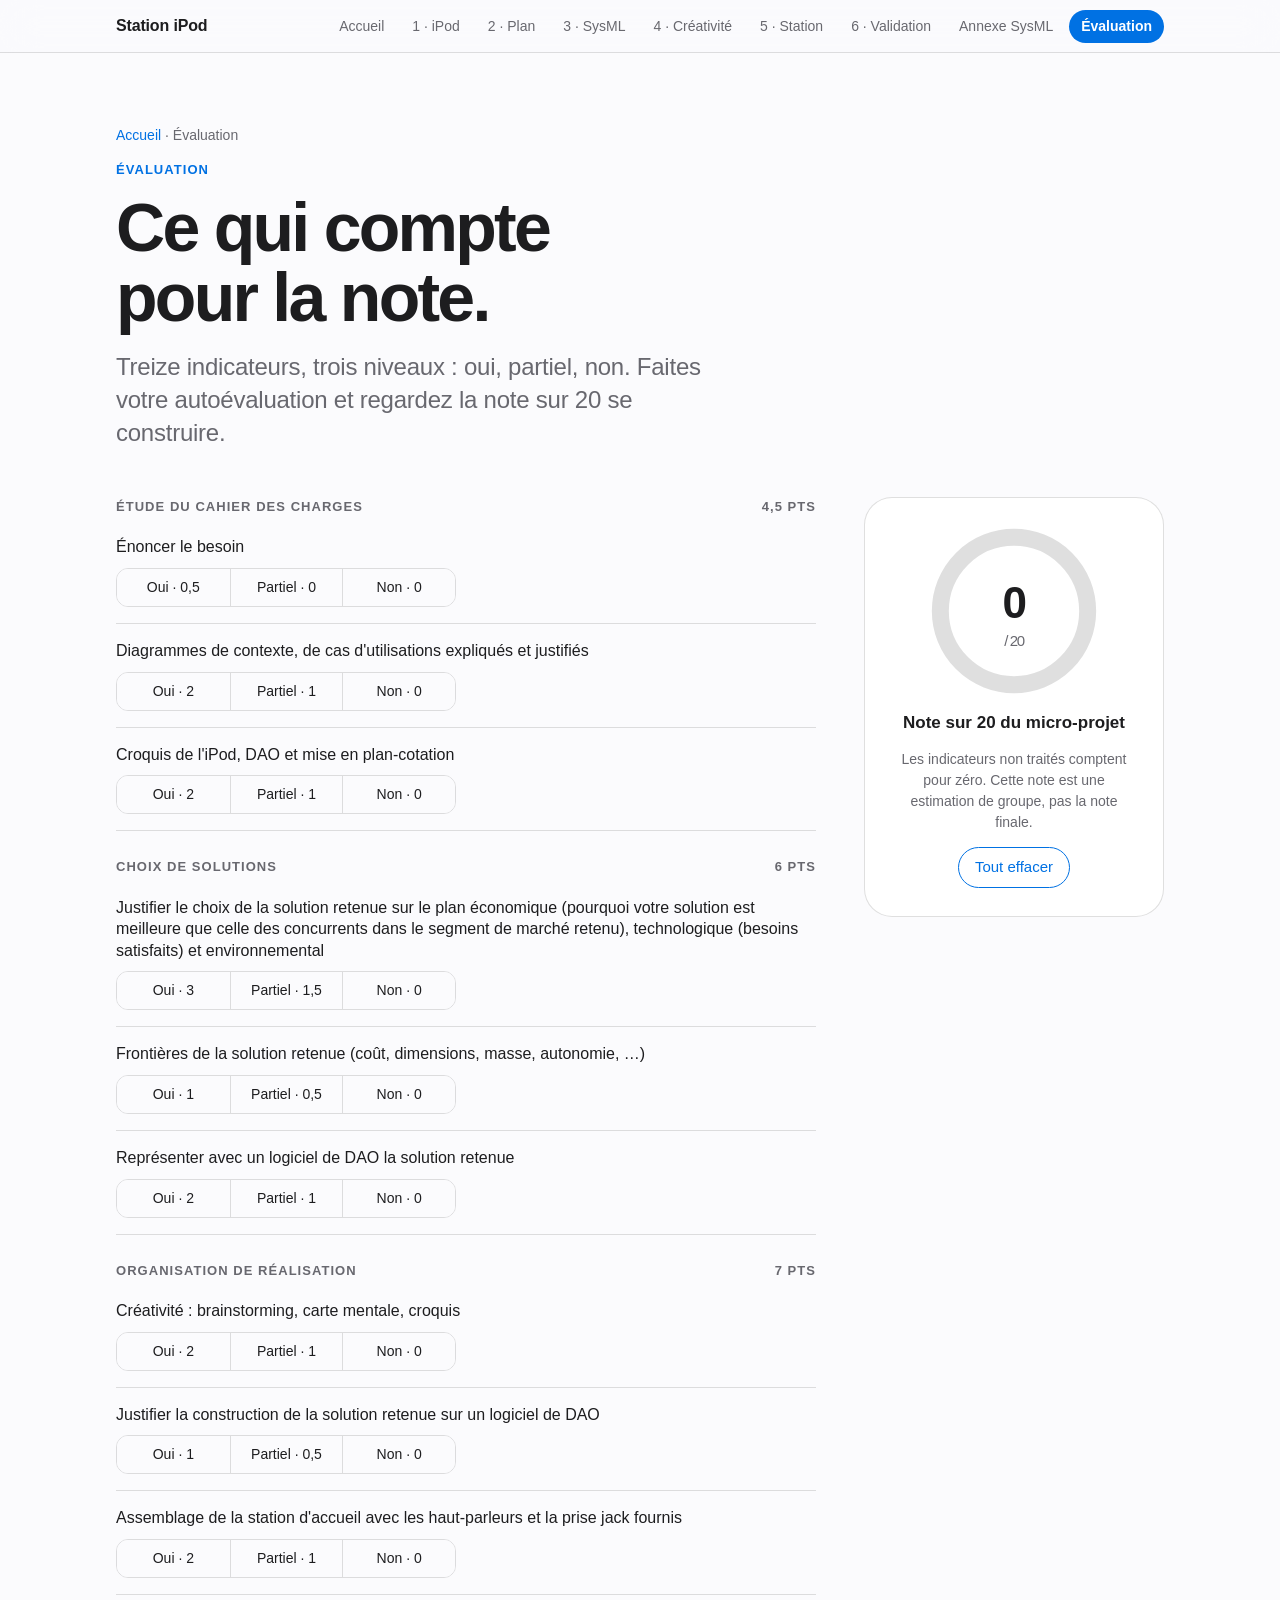
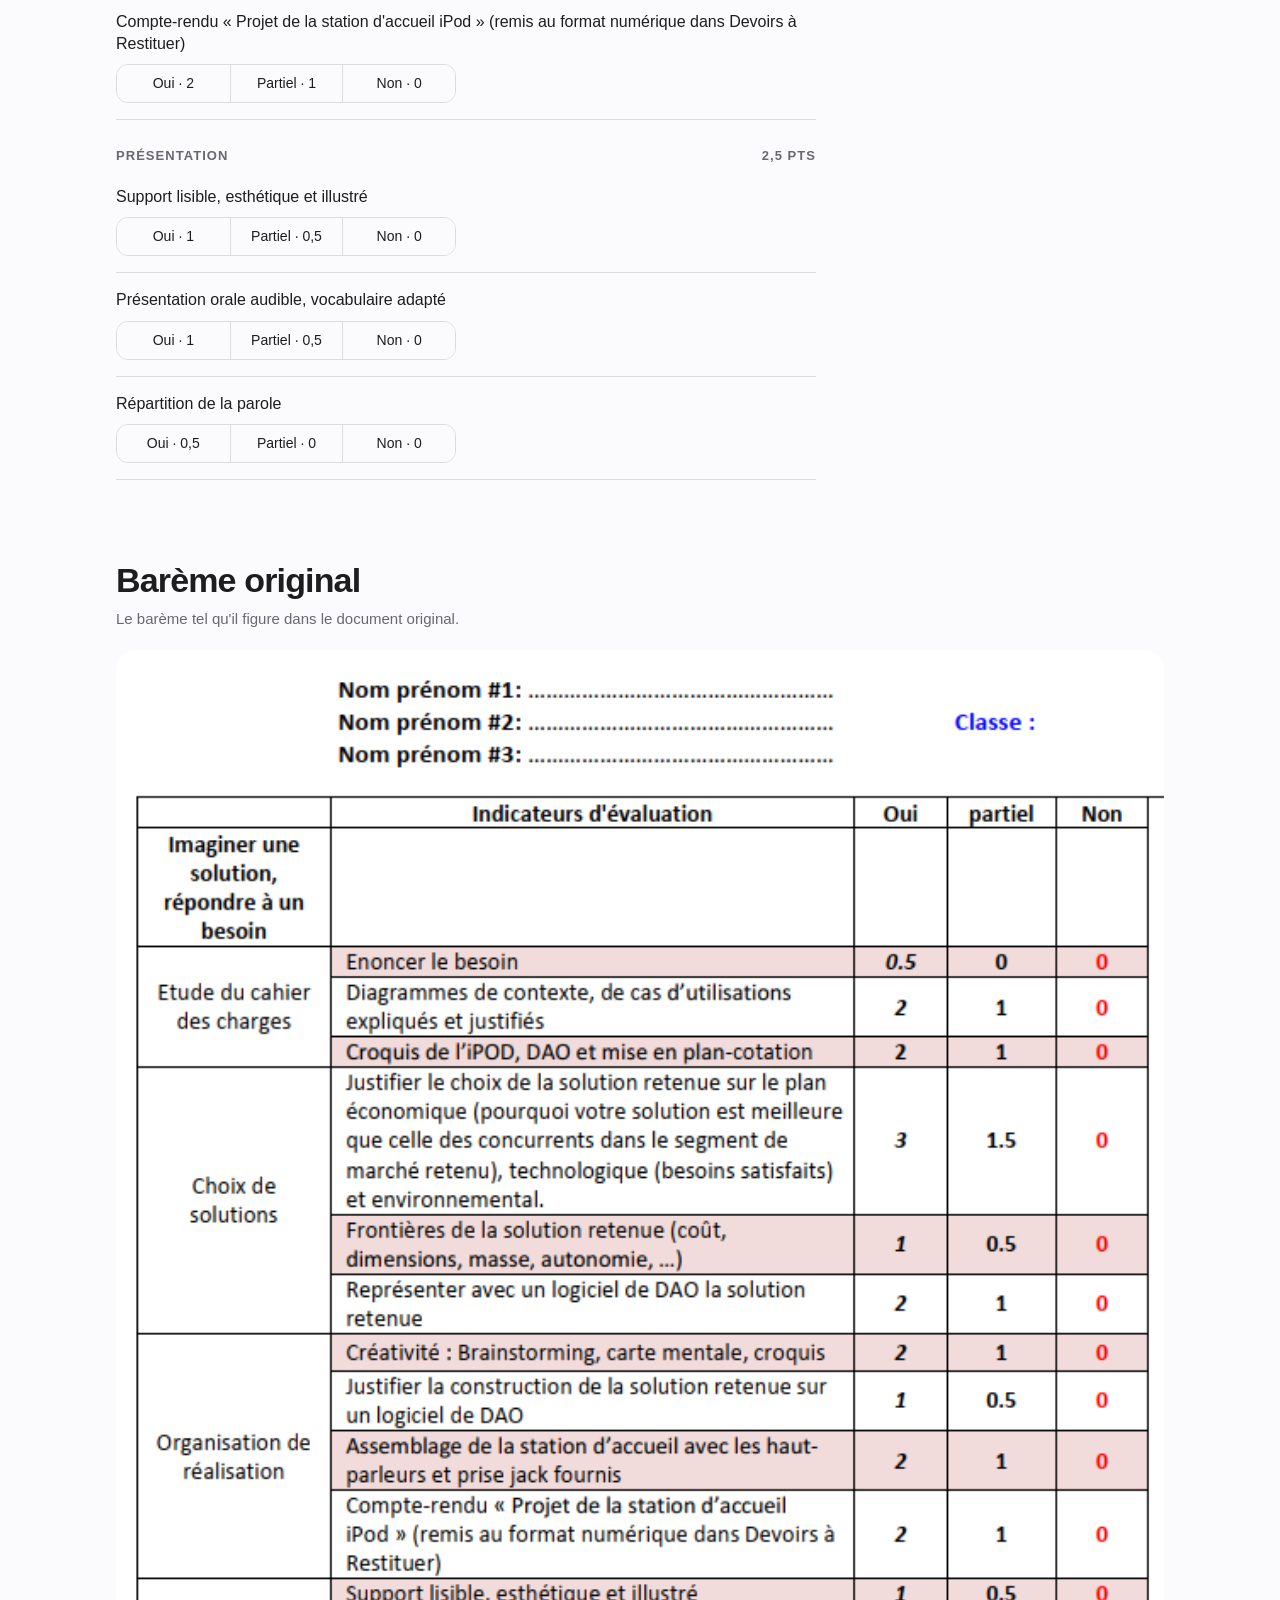
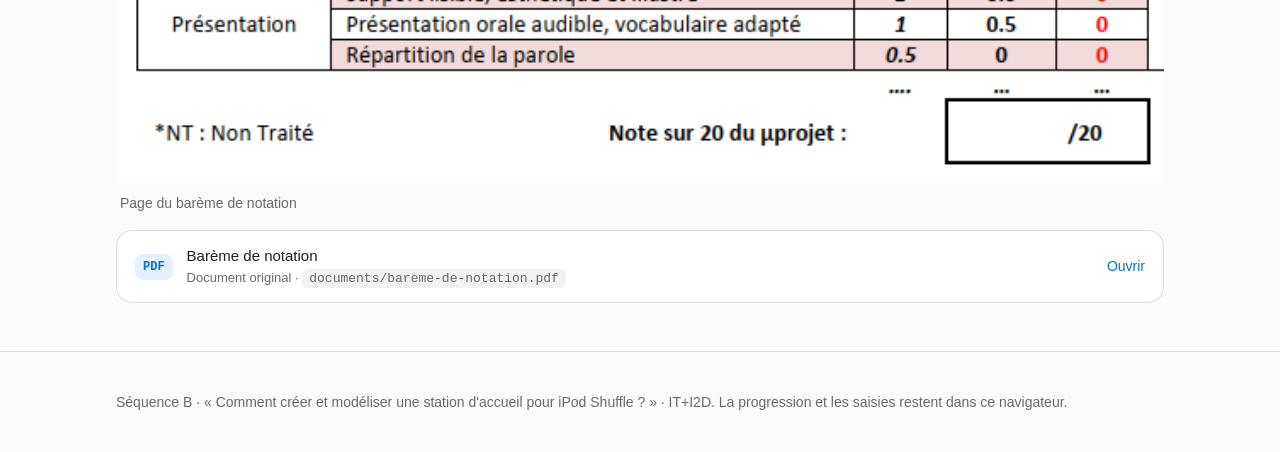
<file: pages/evaluation.html>
<!doctype html>
<html lang="fr">
<head>
<meta charset="utf-8">
<meta name="viewport" content="width=device-width, initial-scale=1">
<title>Évaluation · Station iPod</title>
<link rel="stylesheet" href="../css/style.css">
</head>
<body><header class="nav"><div class="in"><a class="brand" href="../index.html">Station iPod</a>
<nav aria-label="Navigation de la séquence"><ul><li><a href="../index.html">Accueil</a></li><li><a href="etape1-modeliser-ipod.html" data-step="1">1 · iPod</a></li><li><a href="etape2-mise-en-plan.html" data-step="2">2 · Plan</a></li><li><a href="etape3-cahier-des-charges-sysml.html" data-step="3">3 · SysML</a></li><li><a href="etape4-creativite.html" data-step="4">4 · Créativité</a></li><li><a href="etape5-modeliser-station.html" data-step="5">5 · Station</a></li><li><a href="etape6-valider.html" data-step="6">6 · Validation</a></li><li><a href="annexe-sysml.html">Annexe SysML</a></li><li><a href="evaluation.html" aria-current="page">Évaluation</a></li></ul></nav></div></header>
<main><div class="phead"><div class="in"><p class="crumb"><a href="../index.html">Accueil</a> · Évaluation</p>
<p class="eyebrow">Évaluation</p><h1>Ce qui compte pour la note.</h1>
<p class="lead">Treize indicateurs, trois niveaux : oui, partiel, non. Faites votre autoévaluation et regardez la note sur 20 se construire.</p></div></div>
<div class="in"><div class="eval"><div id="crits"></div>
<aside class="score" aria-label="Note de l'autoévaluation"><div class="ring"><svg viewBox="0 0 120 120"><circle class="tr" cx="60" cy="60" r="52"/><circle class="fg" id="ringfg" cx="60" cy="60" r="52" stroke-dasharray="326.7" stroke-dashoffset="326.7"/></svg><div class="v"><span id="tot">0</span></div></div>
<b style="font-size:17px">Note sur 20 du micro-projet</b><p>Les indicateurs non traités comptent pour zéro. Cette note est une estimation de groupe, pas la note finale.</p>
<button class="btn ghost sm" id="resetev" type="button">Tout effacer</button></aside></div>
<section class="sec"><h3>Barème original</h3><p class="sub">Le barème tel qu'il figure dans le document original.</p>
<div class="slots"><figure class="slot"><img src="../images/bareme-original.png" alt="Barème de notation, document original" loading="lazy" onload="this.parentNode.classList.add('has-img')" onerror="this.remove()">
<figcaption><b>Image à insérer</b><span class="path"><code>images/bareme-original.png</code></span><span>Page du barème de notation</span></figcaption></figure></div>
<ul class="docs"><li><a href="../documents/bareme-de-notation.pdf" download><span class="ext">PDF</span><span class="nm">Barème de notation<small>Document original · <code>documents/bareme-de-notation.pdf</code></small></span><span class="dl">Ouvrir</span></a></li></ul>
</section></div></main>
<footer><div class="in">Séquence B · « Comment créer et modéliser une station d'accueil pour iPod Shuffle ? » · IT+I2D. La progression et les saisies restent dans ce navigateur.</div></footer>
<script src="../js/main.js"></script>
</body>
</html>
</file>
<file: css/style.css>
/* Séquence « Station d'accueil iPod shuffle » : feuille de style unique.
   Un seul accent bleu, grands titres, bandes alternées. Thème clair et sombre automatiques. */
:root{
  --bg:#fbfbfd; --bg2:#f2f2f5; --card:#ffffff; --fg:#1d1d1f; --muted:#68686f;
  --line:rgba(29,29,31,.14); --accent:#0071e3; --accent-fg:#ffffff; --accent-soft:rgba(0,113,227,.10);
  --ok:#1b8a3f;
  --font:-apple-system,BlinkMacSystemFont,"SF Pro Display","SF Pro Text","Segoe UI","Helvetica Neue",Helvetica,Arial,sans-serif;
  --mono:ui-monospace,"SF Mono",Menlo,Consolas,monospace;
}
@media (prefers-color-scheme:dark){:root:not([data-theme="light"]){
  --bg:#0a0a0c; --bg2:#151518; --card:#1c1c20; --fg:#f5f5f7; --muted:#a1a1a8;
  --line:rgba(245,245,247,.16); --accent:#2997ff; --accent-fg:#001226; --accent-soft:rgba(41,151,255,.16);
  --ok:#4cd27a; color-scheme:dark}}
:root[data-theme="dark"]{
  --bg:#0a0a0c; --bg2:#151518; --card:#1c1c20; --fg:#f5f5f7; --muted:#a1a1a8;
  --line:rgba(245,245,247,.16); --accent:#2997ff; --accent-fg:#001226; --accent-soft:rgba(41,151,255,.16);
  --ok:#4cd27a; color-scheme:dark}

*{box-sizing:border-box}
html{scroll-behavior:smooth;scroll-padding-top:64px}
body{margin:0;background:var(--bg);color:var(--fg);font-family:var(--font);font-size:17px;line-height:1.5;-webkit-font-smoothing:antialiased}
a{color:var(--accent);text-decoration:none}
a:hover{text-decoration:underline}
button,input,select{font:inherit;color:inherit}
p{margin:0}
h1,h2,h3,h4{text-wrap:balance;margin:0}
:focus-visible{outline:3px solid var(--accent);outline-offset:2px;border-radius:8px}
.in{max-width:1080px;margin:0 auto;padding-left:max(16px,env(safe-area-inset-left,0px));padding-right:max(16px,env(safe-area-inset-right,0px))}
.band{padding-block:clamp(48px,8vw,96px)}
.band.alt{background:var(--bg2)}
.eyebrow{font-size:13px;font-weight:600;letter-spacing:.08em;text-transform:uppercase;color:var(--accent);margin:0 0 12px}
h2{font-size:clamp(30px,5vw,52px);line-height:1.06;letter-spacing:-.03em;font-weight:700}
h3{font-size:21px;letter-spacing:-.01em;font-weight:650}
.lead{font-size:clamp(19px,2.3vw,24px);line-height:1.38;color:var(--muted);max-width:46ch;margin:18px 0 0;letter-spacing:-.01em}
.note{font-size:14px;color:var(--muted);margin-top:14px}
.btn{display:inline-flex;align-items:center;gap:8px;padding:12px 22px;border-radius:980px;border:0;cursor:pointer;font-weight:500;font-size:17px;background:var(--accent);color:var(--accent-fg)}
.btn:hover{text-decoration:none;filter:brightness(1.07)}
.btn.ghost{background:transparent;color:var(--accent);border:1px solid var(--accent)}
.btn.sm{padding:8px 16px;font-size:15px}
.chip{display:inline-flex;align-items:center;padding:5px 12px;border-radius:980px;background:var(--bg2);font-size:13px;color:var(--muted);font-weight:500}
.band.alt .chip{background:var(--card)}
.meta{display:flex;flex-wrap:wrap;gap:10px;margin-top:28px}

/* ---------- barre de navigation ---------- */
.nav{position:sticky;top:env(safe-area-inset-top,0px);z-index:20;background:color-mix(in srgb,var(--bg) 80%,transparent);-webkit-backdrop-filter:saturate(180%) blur(18px);backdrop-filter:saturate(180%) blur(18px);border-bottom:1px solid var(--line)}
.nav .in{display:flex;align-items:center;gap:20px;height:52px}
.nav .brand{font-weight:650;font-size:16px;white-space:nowrap;letter-spacing:-.01em;color:var(--fg)}
.nav .brand:hover{text-decoration:none}
.nav nav{flex:1 1 auto;min-width:0;display:flex;justify-content:flex-end}
.nav ul{display:flex;gap:4px;list-style:none;margin:0;max-width:100%;padding:0;overflow-x:auto;scrollbar-width:none;min-width:0}
.nav ul::-webkit-scrollbar{display:none}
.nav li a{display:block;padding:6px 12px;border-radius:980px;font-size:14px;color:var(--muted);white-space:nowrap}
.nav li a:hover{color:var(--fg);text-decoration:none;background:var(--bg2)}
.nav li a[aria-current="page"]{background:var(--accent);color:var(--accent-fg);font-weight:600}
.nav li a.done::after{content:" ✓";color:var(--ok);font-weight:700}
.nav li a[aria-current="page"].done::after{color:var(--accent-fg)}

/* ---------- accueil ---------- */
.hero{padding-block:clamp(48px,8vw,104px) clamp(40px,6vw,80px)}
.hero .grid{display:grid;grid-template-columns:1.15fr .85fr;gap:40px;align-items:center}
.hero h1{font-size:clamp(42px,8.4vw,90px);line-height:1;letter-spacing:-.045em;font-weight:750}
.hero h1 span{color:var(--accent)}
.hero .q{font-size:clamp(18px,2.2vw,23px);color:var(--muted);margin-top:22px;max-width:30ch;line-height:1.35;font-style:italic}
.cta{display:flex;flex-wrap:wrap;gap:12px;margin-top:32px}
.bp{width:100%;height:auto;max-width:440px;justify-self:center}
.bp .o{fill:none;stroke:var(--fg);stroke-width:1.6}
.bp .d{fill:none;stroke:var(--muted);stroke-width:1;stroke-dasharray:4 4}
.bp .k{fill:none;stroke:var(--accent);stroke-width:1.2}
.bp text{fill:var(--muted);font-size:12px;font-family:var(--mono)}
.bp text.a{fill:var(--accent);font-weight:600}
.two{display:grid;grid-template-columns:1fr 1fr;gap:clamp(24px,5vw,72px);align-items:start}
.two>*,.hero .grid>*{min-width:0}
.big{font-size:clamp(22px,3vw,32px);line-height:1.28;letter-spacing:-.02em;font-weight:600}
.big em{font-style:normal;color:var(--accent)}
.plain{color:var(--muted);margin-top:18px;max-width:52ch}
.plain.first{margin-top:0;font-size:19px;color:var(--fg)}
.cards{display:grid;grid-template-columns:repeat(3,1fr);gap:14px;margin-top:40px}
.acard{display:grid;gap:10px;align-content:start;padding:24px;border-radius:24px;background:var(--card);border:1px solid var(--line);color:var(--fg);min-width:0}
.acard:hover{text-decoration:none;border-color:var(--accent)}
.acard .no{font-size:12px;font-weight:600;letter-spacing:.08em;text-transform:uppercase;color:var(--accent)}
.acard b{font-size:21px;letter-spacing:-.02em;line-height:1.15}
.acard p{font-size:15px;color:var(--muted)}
.acard .go{font-size:15px;color:var(--accent);font-weight:500}
.rsrc{display:grid;grid-template-columns:repeat(3,1fr);gap:14px;margin-top:40px}
.rsrc div{padding:22px;border-radius:22px;background:var(--card);display:grid;gap:8px;align-content:start}
.rsrc small{font-size:12px;font-weight:600;color:var(--accent);letter-spacing:.06em;text-transform:uppercase}
.rsrc code,.slot code{font-family:var(--mono);font-size:13px;background:var(--bg2);padding:2px 6px;border-radius:6px}
.rsrc p{font-size:15px;color:var(--muted)}

/* ---------- pages d'activité ---------- */
.phead{padding-block:clamp(40px,6vw,72px) 8px}
.phead h1{font-size:clamp(36px,6.4vw,68px);line-height:1.03;letter-spacing:-.04em;font-weight:750;max-width:18ch}
.crumb{font-size:14px;color:var(--muted);margin-bottom:14px}
.tool{margin-top:22px;display:inline-flex;flex-wrap:wrap;gap:4px 8px;align-items:center;padding:8px 14px;border-radius:12px;background:var(--accent-soft);font-size:14px}
.tool b{color:var(--accent);font-weight:600}
.levels{display:flex;flex-wrap:wrap;align-items:center;gap:10px;margin-top:36px}
.levels>span{font-size:13px;font-weight:600;letter-spacing:.08em;text-transform:uppercase;color:var(--muted);margin-right:4px}
.lv{all:unset;box-sizing:border-box;cursor:pointer;padding:9px 18px;border-radius:980px;border:1px solid var(--line);background:var(--card);font-size:15px;font-weight:500}
.lv:focus-visible{outline:3px solid var(--accent);outline-offset:2px}
.lv[aria-pressed="true"]{background:var(--accent);color:var(--accent-fg);border-color:var(--accent)}
.lvdesc{font-size:15px;color:var(--muted);margin-top:12px;max-width:60ch}
.lvpane{margin-top:24px;background:var(--card);border:1px solid var(--line);border-radius:28px;padding:clamp(22px,4vw,40px)}
.cols{display:grid;grid-template-columns:1.2fr 1fr;gap:clamp(24px,4vw,48px)}
.cols>*{min-width:0}
.cols h4,.sec h4{margin:0 0 12px;font-size:13px;letter-spacing:.08em;text-transform:uppercase;color:var(--muted);font-weight:600}
.todo{list-style:none;margin:0;padding:0;display:grid;gap:12px}
.todo li{display:grid;grid-template-columns:auto 1fr;gap:12px;align-items:start}
.todo li::before{content:"";width:8px;height:8px;border-radius:50%;background:var(--accent);margin-top:.6em}
.deliv{padding:16px 18px;border-radius:18px;background:var(--bg2);display:grid;gap:8px;font-size:15px}
.deliv .pg{font-family:var(--mono);font-size:13px;color:var(--accent);font-weight:600}
.crit{display:flex;justify-content:space-between;gap:12px;font-size:14px;padding:8px 0;border-top:1px solid var(--line)}
.crit b{font-variant-numeric:tabular-nums;white-space:nowrap}
.sec{margin-top:clamp(36px,5vw,56px)}
.sec>h3{font-size:clamp(24px,3.4vw,34px);letter-spacing:-.025em;line-height:1.1;margin-bottom:8px}
.sub{color:var(--muted);font-size:15px;max-width:62ch}
.checks{display:flex;flex-wrap:wrap;gap:10px;margin-top:32px}
.tg{display:inline-flex;align-items:center;gap:10px;padding:10px 16px;border-radius:980px;border:1px solid var(--line);background:var(--card);cursor:pointer;font-size:15px;user-select:none}
.tg input{width:18px;height:18px;accent-color:var(--accent);margin:0}
.tg:has(input:checked){border-color:var(--accent);background:var(--accent-soft)}
.pager{display:flex;justify-content:space-between;gap:12px;flex-wrap:wrap;padding-block:48px 8px}

/* emplacements d'images, de vidéos et de documents */
.slots{display:grid;grid-template-columns:repeat(auto-fit,minmax(280px,1fr));gap:14px;margin-top:20px}
.slot{position:relative;margin:0;border-radius:20px;overflow:hidden;min-width:0}
.slot img,.slot video{display:block;width:100%;height:auto;max-width:100%}
.slot figcaption{display:grid;gap:4px;font-size:14px;color:var(--muted)}
.slot:not(.has-img):not(.video){min-height:220px;border:2px dashed var(--line);background:var(--card);place-content:center;text-align:center;padding:20px;display:grid}
.slot:not(.has-img):not(.video) figcaption b{color:var(--fg);font-size:16px}
.slot.has-img figcaption{padding:10px 4px 0}
.slot.has-img figcaption b,.slot.has-img figcaption .path{display:none}
.slot.video{background:var(--card);border:1px solid var(--line);padding:12px}
.slot.video video{border-radius:12px;background:var(--bg2);aspect-ratio:16/9}
.slot.video figcaption{padding-top:10px}
.docs{list-style:none;margin:16px 0 0;padding:0;display:grid;gap:10px}
.docs li a{display:grid;grid-template-columns:auto 1fr auto;gap:14px;align-items:center;padding:14px 18px;border-radius:16px;background:var(--card);border:1px solid var(--line);color:var(--fg)}
.docs li a:hover{text-decoration:none;border-color:var(--accent)}
.docs .ext{font-family:var(--mono);font-size:12px;font-weight:600;color:var(--accent);background:var(--accent-soft);padding:4px 8px;border-radius:8px}
.docs .nm{min-width:0;overflow-wrap:anywhere;font-size:15px}
.docs .nm small{display:block;color:var(--muted);font-size:13px}
.docs .dl{font-size:14px;color:var(--accent)}

/* ---------- créativité ---------- */
.phases{display:grid;grid-template-columns:repeat(5,1fr);gap:12px;margin-top:24px}
.ph{padding:20px;border-radius:20px;background:var(--card);border:1px solid var(--line);display:grid;gap:8px;align-content:start}
.ph b{font-size:18px;letter-spacing:-.01em}
.ph small{font-size:13px;color:var(--accent);font-weight:600}
.ph p{font-size:14px;color:var(--muted);line-height:1.4}
.card{background:var(--card);border:1px solid var(--line);border-radius:28px;padding:clamp(20px,3.6vw,36px)}
.rules{display:flex;flex-wrap:wrap;gap:8px;margin-top:14px}
.timer{display:flex;flex-wrap:wrap;align-items:center;gap:14px;margin-top:20px}
.clock{font-size:48px;font-weight:700;letter-spacing:-.03em;font-variant-numeric:tabular-nums;min-width:3.4ch}
.addf{display:flex;flex-wrap:wrap;gap:10px;margin-top:22px}
.addf input[type=text]{flex:2 1 220px;min-width:0;padding:12px 16px;border-radius:14px;border:1px solid var(--line);background:var(--bg)}
.addf select{flex:1 1 200px;min-width:0;padding:12px 14px;border-radius:14px;border:1px solid var(--line);background:var(--bg)}
.mind{display:grid;grid-template-columns:1fr minmax(150px,200px) 1fr;gap:16px;margin-top:26px;align-items:stretch}
.mind .side{display:grid;gap:12px;align-content:center;min-width:0}
.hub{display:grid;place-items:center;text-align:center;padding:22px 14px;border-radius:26px;background:var(--accent);color:var(--accent-fg);font-weight:700;font-size:19px;line-height:1.2}
.hub small{display:block;font-weight:500;font-size:13px;opacity:.85;margin-top:6px}
.br{padding:14px 16px;border-radius:18px;background:var(--bg2);border:1px solid var(--line);min-width:0}
.br h5{margin:0;font-size:15px;font-weight:650}
.br .cr{font-size:12px;color:var(--accent);font-weight:600;margin-top:2px}
.br ul{list-style:none;margin:10px 0 0;padding:0;display:grid;gap:6px}
.br li{display:flex;gap:8px;justify-content:space-between;align-items:start;font-size:14px;background:var(--card);border-radius:10px;padding:6px 10px;overflow-wrap:anywhere}
.br li button{all:unset;cursor:pointer;color:var(--muted);font-size:16px;line-height:1}
.br .empty{font-size:13px;color:var(--muted);margin-top:8px}
.hats{display:grid;grid-template-columns:repeat(6,1fr);gap:10px;margin-top:22px}
.hat{all:unset;box-sizing:border-box;cursor:pointer;padding:12px 8px;border-radius:16px;border:1px solid var(--line);text-align:center;display:grid;gap:8px;justify-items:center;font-size:14px;font-weight:600;background:var(--bg)}
.hat:focus-visible{outline:3px solid var(--accent);outline-offset:2px}
.hat i{width:30px;height:30px;border-radius:50%;border:1px solid var(--line)}
.hat[aria-pressed="true"]{border-color:var(--accent);box-shadow:0 0 0 2px var(--accent)}
.hatbox{margin-top:16px;padding:20px;border-radius:20px;background:var(--bg2);display:grid;gap:8px}
.hatbox b{font-size:19px}
.hatbox ul{margin:0;padding-left:20px;display:grid;gap:4px;color:var(--muted)}
.sk{display:grid;grid-template-columns:repeat(auto-fit,minmax(220px,1fr));gap:12px;margin-top:20px}
.sk div{padding:16px;border-radius:16px;background:var(--bg2);font-size:15px;display:grid;gap:4px}
.sk span{color:var(--muted);font-size:14px}

/* ---------- cahier des charges, validation ---------- */
.cdc{display:grid;grid-template-columns:repeat(3,1fr);gap:14px;margin-top:24px}
.ex{background:var(--card);border:1px solid var(--line);border-radius:24px;padding:22px;display:grid;gap:12px;align-content:start;min-width:0}
.ex .fn{font-size:19px;font-weight:650;letter-spacing:-.015em;line-height:1.2}
.ex .cv{display:flex;flex-direction:column;gap:2px}
.ex .cv small{font-size:12px;letter-spacing:.07em;text-transform:uppercase;color:var(--muted);font-weight:600}
.ex .cv b{font-size:22px;letter-spacing:-.02em;color:var(--accent)}
.ex input[type=text]{width:100%;padding:10px 12px;border-radius:12px;border:1px solid var(--line);background:var(--bg);font-size:14px}
.seg{display:grid;grid-template-columns:repeat(3,1fr);border:1px solid var(--line);border-radius:12px;overflow:hidden}
.seg label{display:block;text-align:center;padding:8px 4px;font-size:14px;cursor:pointer;border-left:1px solid var(--line);background:var(--bg)}
.seg label:first-child{border-left:0}
.seg input{position:absolute;opacity:0;pointer-events:none}
.seg label:has(input:focus-visible){outline:3px solid var(--accent);outline-offset:-3px}
.seg label:has(input:checked){background:var(--accent);color:var(--accent-fg);font-weight:600}
.sysml{display:grid;grid-template-columns:repeat(3,1fr);gap:14px;margin-top:20px}
.sysml div{padding:22px;border-radius:22px;background:var(--bg2);display:grid;gap:8px;align-content:start}
.sysml b{font-size:18px}
.sysml p{font-size:15px;color:var(--muted)}
.sysml small{font-size:12px;font-weight:600;color:var(--accent);letter-spacing:.06em;text-transform:uppercase}
.pages{display:grid;grid-template-columns:repeat(3,1fr);gap:14px;margin-top:20px}
.pg6{background:var(--card);border:1px solid var(--line);border-radius:20px;padding:20px;display:grid;gap:10px;align-content:start;min-width:0}
.pg6 .no{font-family:var(--mono);font-size:13px;color:var(--accent);font-weight:600}
.pg6 b{font-size:17px;line-height:1.25}
.pg6 ul{margin:0;padding-left:18px;color:var(--muted);font-size:14px;display:grid;gap:4px}

/* ---------- évaluation ---------- */
.eval{display:grid;grid-template-columns:1fr 300px;gap:clamp(24px,4vw,48px);margin-top:40px;align-items:start}
.eval>*{min-width:0}
.grp{margin-bottom:26px}
.grp h4{margin:0 0 4px;font-size:13px;letter-spacing:.08em;text-transform:uppercase;color:var(--muted);font-weight:600;display:flex;justify-content:space-between;gap:12px}
.row{padding:16px 0;border-bottom:1px solid var(--line);display:grid;gap:10px}
.row p{font-size:16px;line-height:1.35}
.row .seg{max-width:340px}
.score{position:sticky;top:calc(64px + env(safe-area-inset-top,0px));background:var(--card);border:1px solid var(--line);border-radius:28px;padding:28px;display:grid;gap:14px;justify-items:center;text-align:center}
.ring{width:170px;height:170px;position:relative}
.ring svg{width:100%;height:100%;transform:rotate(-90deg)}
.ring circle{fill:none;stroke-width:12;stroke-linecap:round}
.ring .tr{stroke:var(--line)}
.ring .fg{stroke:var(--accent);transition:stroke-dashoffset .4s}
.ring .v{position:absolute;inset:0;display:grid;place-items:center;font-size:44px;font-weight:700;letter-spacing:-.03em;font-variant-numeric:tabular-nums}
.ring .v small{font-size:15px;font-weight:500;color:var(--muted);display:block;text-align:center;margin-top:-6px}
.score p{font-size:14px;color:var(--muted)}
footer{padding-block:40px;color:var(--muted);font-size:14px;border-top:1px solid var(--line);margin-top:48px}

@media(max-width:900px){
  .phases{grid-template-columns:repeat(2,1fr)}
  .cards,.cdc,.pages{grid-template-columns:repeat(2,1fr)}
  .eval{grid-template-columns:1fr}
  .score{position:static}
}
@media(max-width:820px){
  .hero .grid,.two,.cols,.rsrc,.sysml,.mind{grid-template-columns:1fr}
  .bp{max-width:360px;justify-self:start}
  .hats{grid-template-columns:repeat(3,1fr)}
}
@media(max-width:560px){.cards,.cdc,.pages{grid-template-columns:1fr}.nav .brand{display:none}.nav nav{justify-content:flex-start}}
@media (prefers-reduced-motion:reduce){html{scroll-behavior:auto}.ring .fg{transition:none}}

/* ---------- annexe SysML ---------- */
.toc{position:sticky;top:calc(52px + env(safe-area-inset-top,0px));z-index:10;background:color-mix(in srgb,var(--bg) 88%,transparent);-webkit-backdrop-filter:blur(14px);backdrop-filter:blur(14px);border-bottom:1px solid var(--line)}
.toc .in{display:flex;gap:6px;overflow-x:auto;padding-block:10px;scrollbar-width:none}
.toc .in::-webkit-scrollbar{display:none}
.toc a{white-space:nowrap;padding:6px 14px;border-radius:980px;border:1px solid var(--line);background:var(--card);font-size:14px;color:var(--fg)}
.toc a:hover{text-decoration:none;border-color:var(--accent)}
.tag{display:inline-block;padding:3px 10px;border-radius:980px;font-size:12px;font-weight:600;letter-spacing:.02em;white-space:nowrap}
.tag.ask{background:var(--accent);color:var(--accent-fg)}
.tag.more{background:var(--bg2);color:var(--muted)}
.which{display:grid;gap:10px;margin-top:24px}
.which a{display:grid;grid-template-columns:1fr auto auto;gap:6px 16px;align-items:center;padding:14px 18px;border-radius:16px;background:var(--card);border:1px solid var(--line);color:var(--fg)}
.which a:hover{text-decoration:none;border-color:var(--accent)}
.which .q{font-size:17px;font-weight:600;letter-spacing:-.01em}
.which .d{color:var(--accent);font-weight:600;font-size:15px}
@media(max-width:700px){.which a{grid-template-columns:1fr}}
.views{display:grid;grid-template-columns:repeat(3,1fr);gap:14px;margin-top:20px}
@media(max-width:820px){.views{grid-template-columns:1fr}}
.views div{padding:20px;border-radius:20px;background:var(--bg2);display:grid;gap:6px;align-content:start}
.views small{font-size:12px;font-weight:600;letter-spacing:.07em;text-transform:uppercase;color:var(--accent)}
.views b{font-size:18px}
.views p{font-size:15px;color:var(--muted)}
.rel{display:grid;grid-template-columns:repeat(3,1fr);gap:12px;margin-top:20px}
@media(max-width:900px){.rel{grid-template-columns:repeat(2,1fr)}}
@media(max-width:560px){.rel{grid-template-columns:1fr}}
.rel div{display:grid;gap:4px;padding:16px;border-radius:18px;background:var(--card);border:1px solid var(--line);align-content:start;min-width:0}
.rel b{font-size:16px}
.rel p{font-size:14px;color:var(--muted)}
.rel em{font-style:normal;color:var(--accent);font-weight:600;font-size:14px}
.rel svg{width:100%;max-width:150px;height:26px}
.fiche{margin-top:14px;background:var(--card);border:1px solid var(--line);border-radius:24px;overflow:hidden}
.fiche summary{list-style:none;cursor:pointer;display:flex;flex-wrap:wrap;align-items:center;gap:8px 14px;padding:20px clamp(18px,3vw,28px)}
.fiche summary::-webkit-details-marker{display:none}
.fiche summary::after{content:"+";margin-left:auto;font-size:26px;line-height:1;color:var(--accent);font-weight:300}
.fiche[open] summary::after{content:"−"}
.fiche summary .fn{font-size:12px;font-weight:600;letter-spacing:.08em;text-transform:uppercase;color:var(--muted)}
.fiche summary b{font-size:clamp(20px,2.6vw,26px);letter-spacing:-.02em}
.fiche summary code,.sec code{font-family:var(--mono);font-size:13px;background:var(--bg2);padding:2px 7px;border-radius:6px}
.fbody{padding:0 clamp(18px,3vw,28px) clamp(20px,3vw,28px);display:grid;gap:22px}
.fcols{display:grid;grid-template-columns:1fr 1fr;gap:clamp(20px,3vw,36px);align-items:start}
.fcols>*{min-width:0}
@media(max-width:820px){.fcols{grid-template-columns:1fr}}
.one{font-size:19px;line-height:1.35;letter-spacing:-.01em;font-weight:600}
.fbody h4{margin:18px 0 8px;font-size:13px;letter-spacing:.08em;text-transform:uppercase;color:var(--muted);font-weight:600}
.fbody ul{margin:0;padding-left:20px;display:grid;gap:6px;font-size:15px}
.fbody li::marker{color:var(--accent)}
.fig{margin:0;padding:14px;border-radius:18px;background:var(--bg2)}
.fig figcaption{font-size:13px;color:var(--muted);margin-top:8px}
.fcheck{padding:16px 20px;border-radius:18px;border:1px solid var(--line)}
.fcheck h4{margin-top:0}
.src{font-size:13px;color:var(--muted);margin-top:6px}
.dg{display:block;width:100%;height:auto;max-width:440px;margin:0 auto}
.dg .b{fill:var(--card);stroke:var(--fg);stroke-width:1.4}
.dg .a{fill:none;stroke:var(--fg);stroke-width:1.4}
.dg .dash{stroke-dasharray:5 4}
.dg .fl{fill:var(--fg)}
.dg .ac{stroke:var(--accent);fill:none;stroke-width:1.6}
.dg text{fill:var(--fg);font-size:11.5px;font-family:var(--font)}
.dg .m{fill:var(--muted);font-size:10.5px}
.dg .ti{font-weight:600}
.dg .acc{fill:var(--accent);font-weight:600}
.mk{fill:none;stroke:var(--fg);stroke-width:1.4}
.mkf{fill:var(--fg);stroke:var(--fg);stroke-width:1}
.mkh{fill:var(--card);stroke:var(--fg);stroke-width:1.4}

/* ---------- dossier à rendre, vidéos d'aide, leçon ---------- */
.vfb{all:unset;box-sizing:border-box;cursor:pointer;padding:9px 18px;border-radius:980px;border:1px solid var(--line);background:var(--card);font-size:15px;font-weight:500}
.vfb:focus-visible{outline:3px solid var(--accent);outline-offset:2px}
.vfb[aria-pressed="true"]{background:var(--accent);color:var(--accent-fg);border-color:var(--accent)}
.vgrid{grid-template-columns:repeat(auto-fit,minmax(300px,1fr))}
.vcard[hidden]{display:none}
.vcard figcaption{display:flex;flex-wrap:wrap;gap:6px 8px;align-items:center}
.vcard figcaption b{flex-basis:100%;font-size:17px;color:var(--fg);letter-spacing:-.01em}
.vcard figcaption>span:last-child{flex-basis:100%}
.vcard.isrec{border-color:var(--accent);box-shadow:0 0 0 2px var(--accent)}
.lvtag,.vtag{display:inline-block;padding:2px 10px;border-radius:980px;font-size:12px;font-weight:600;background:var(--bg2);color:var(--muted)}
.lvtag.debutant{background:var(--accent-soft);color:var(--accent)}
.vtag.rec{background:var(--accent);color:var(--accent-fg)}
.dsteps{margin:16px 0 0;padding-left:22px;display:grid;gap:6px;font-size:16px}
.dsteps li::marker{color:var(--accent);font-weight:700}
.dcard{margin-top:20px;padding:20px;border-radius:20px;background:var(--card);border:1px solid var(--line)}
.dh{margin:0 0 12px;font-size:13px;letter-spacing:.08em;text-transform:uppercase;color:var(--muted);font-weight:600}
h4.dh+ul.dtips,.dtips{margin:0;padding-left:20px;display:grid;gap:6px;font-size:15px;color:var(--muted)}
.dtips li::marker{color:var(--accent)}
.sec>h4.dh{margin-top:24px}
.dlist{display:grid;gap:8px}
.dit{border-radius:14px;align-items:flex-start}
.dit input{margin-top:3px;flex:none}
.callout{margin-top:18px;padding:18px 20px;border-radius:18px;background:var(--accent-soft);display:grid;gap:4px;max-width:70ch}
.callout b{font-size:16px}
.callout p{font-size:15px}
.lesson{margin-top:4px}
.meth{display:grid;grid-template-columns:repeat(4,1fr);gap:14px;margin-top:36px}
.meth div{padding:22px;border-radius:22px;background:var(--bg2);display:grid;gap:6px;align-content:start}
.meth .no{width:30px;height:30px;border-radius:50%;background:var(--accent);color:var(--accent-fg);display:grid;place-items:center;font-weight:700;font-size:15px}
.meth b{font-size:18px}
.meth p{font-size:15px;color:var(--muted)}
@media(max-width:900px){.meth{grid-template-columns:repeat(2,1fr)}}
@media(max-width:560px){.meth{grid-template-columns:1fr}}
</file>
